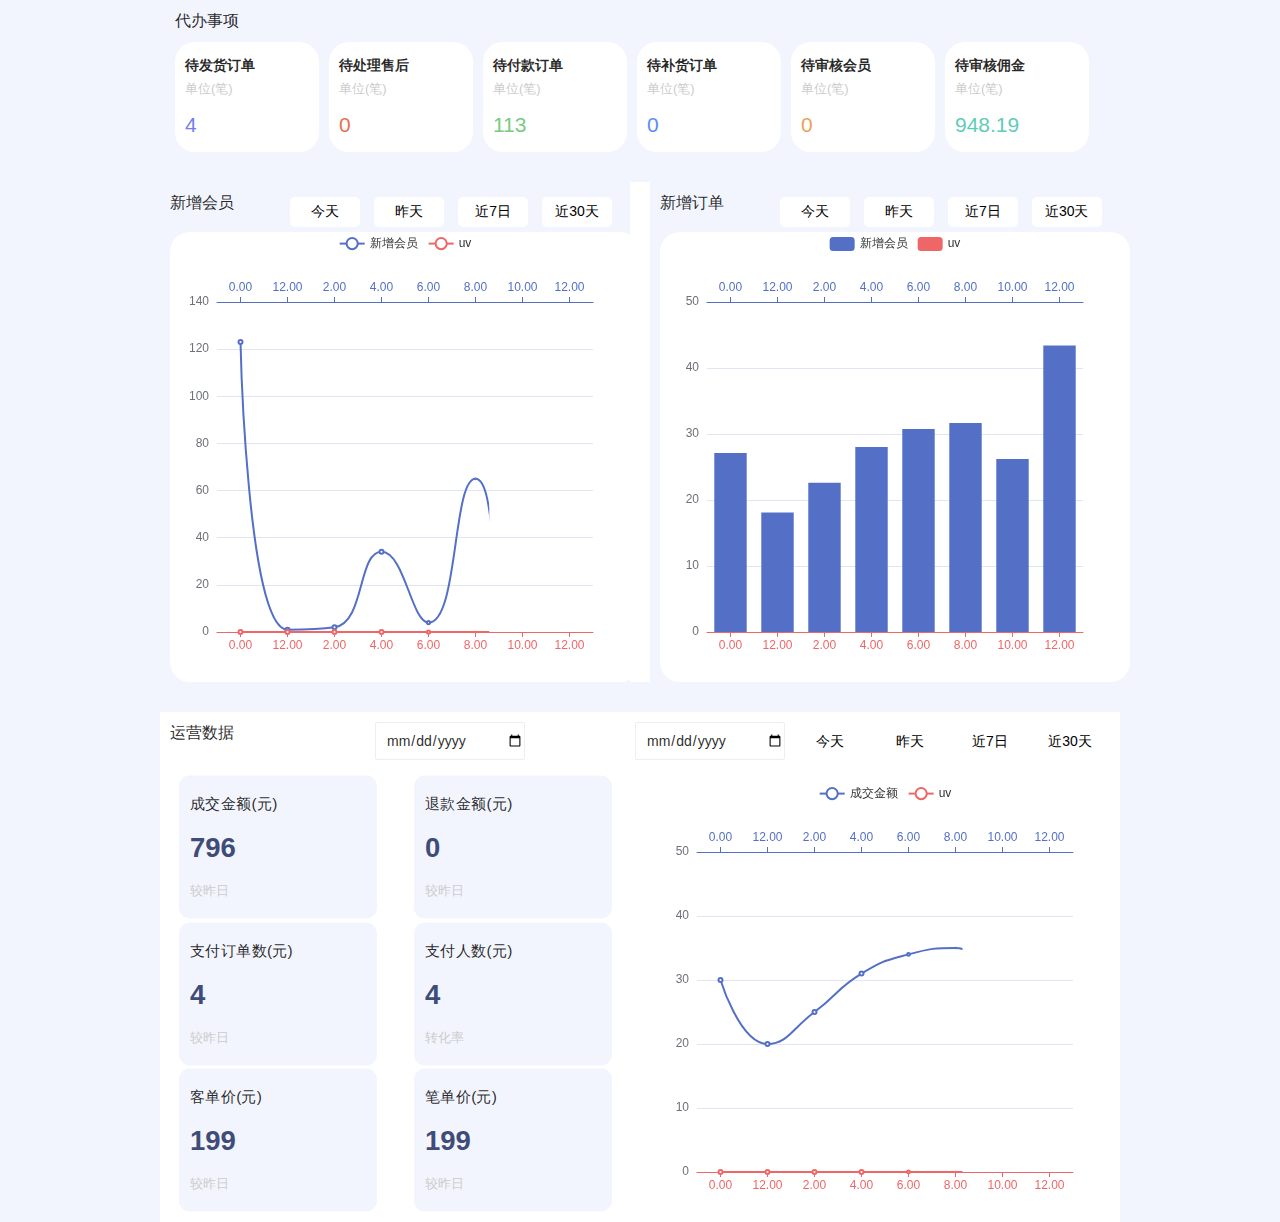
<file: 5 12考试/5 12考试.html>
<!DOCTYPE html>
<html lang="en">

<head>
    <meta charset="UTF-8">
    <meta http-equiv="X-UA-Compatible" content="IE=edge">
    <meta name="viewport" content="width=device-width, initial-scale=1.0">
    <title>Document</title>
    <script src="../echarts.min.js"></script>
    <script src="../jquery-3.6.1.js"></script>
    <link rel="stylesheet" href="../layui-v2.6.8/layui/css/layui.css">
</head>
<style>
    * {
        margin: 0;
        padding: 0;
    }

    body {
        background-color: rgb(243, 245, 254);
    }

    .top-box {
        width: 75%;
        padding-left: 10px;
        margin: auto;
        margin-top: 10px;
        display: flex;
        flex-wrap: wrap;
    }

    .top-concat {
        width: 15%;
        height: 110px;
        border-radius: 20px;
        display: flex;
        justify-content: space-evenly;
        flex-direction: column;
        background-color: white;
        margin-left: 10px;
    }

    .top-box h3 {
        margin-left: 10px;
        margin-bottom: 10px;
    }

    .top-concat span {
        margin-left: 10px;
        font-size: 13px;
        color: #cccccc;
        margin-top: -10px;
    }

    .top-concat p {
        margin-left: 10px;
        font-weight: 600;
    }

    .top-concat h2 {
        margin-left: 10px;

    }

    .concat {
        width: 75%;
        background-color: white;
        margin: auto;
        display: flex;
        justify-content: space-between;
        margin-top: 30px;
    }

    .concat-left {
        width: 49%;
        height: 100%;
        display: flex;
        flex-direction: column;
        background-color: rgb(243, 245, 254);

    }

    .concat-right {
        width: 49%;
        height: 100%;
        background-color: rgb(243, 245, 254);

    }

    .tap {
        height: 40px;
        padding-top: 10px;
        display: flex;
        justify-content: space-between;
    }

    .tap h3 {
        margin-left: 10px;
    }

    .tap-buttom {
        width: 350px;
        height: 35px;
        padding-top: 5px;
    }

    .tap-btn2{
        width: 70px;
        height: 30px;
        border-radius: 5px;
        margin-left: 10px;
        border: none;
        background-color: white;
    }
    .btna{
        background-color:  rgb(87, 142, 247);
    }
    .btna {
        -webkit-animation: btna 0.5s cubic-bezier(0.250, 0.460, 0.450, 0.940) both;
        animation: btna 0.5s cubic-bezier(0.250, 0.460, 0.450, 0.940) both;
    }

    @-webkit-keyframes btna {
        0% {
            -webkit-transform: translateY(0);
            transform: translateY(0);
        }

        100% {
            -webkit-transform: translateY(-10px);
            transform: translateY(-10px);
        }
    }

    @keyframes btna {
        0% {
            -webkit-transform: translateY(0);
            transform: translateY(0);
        }

        100% {
            -webkit-transform: translateY(-10px);
            transform: translateY(-10px);
        }
    }


    #con {
        width: 100%;
        height: 450px;
        background-color: white;
        margin-left: 10px;
        border-radius: 20px;
    }

    .tap-btn1{
        width: 70px;
        height: 30px;
        border-radius: 5px;
        margin-left: 10px;
        background-color: white;
        border: none;
    }
    .tap-bt1{
        background-color: rgb(87, 142, 247);
    }
    .tap-bt1{
        -webkit-animation: tap-bt1 0.5s cubic-bezier(0.250, 0.460, 0.450, 0.940) both;
        animation: tap-bt1 0.5s cubic-bezier(0.250, 0.460, 0.450, 0.940) both;
    }
    @-webkit-keyframes tap-bt1{
        0% {
            -webkit-transform: translateY(0);
            transform: translateY(0);
        }

        100% {
            -webkit-transform: translateY(-10px);
            transform: translateY(-10px);
        }
    }

    @keyframes tap-bt1{
        0% {
            -webkit-transform: translateY(0);
            transform: translateY(0);
        }

        100% {
            -webkit-transform: translateY(-10px);
            transform: translateY(-10px);
        }
    }
#right-con{
    width: 100%;
        height: 450px;
        background-color: white;
        margin-left: 10px;

        
        border-radius: 20px; 
}
.buttom-con{
    width: 75%;
    margin: auto;
    margin-top: 30px;
    background-color: white;
}
.buttom-tap{
    height: 40px;
    padding-top: 10px;
    display: flex;
    justify-content: space-between;
}
.buttom-tap h3{
    width: 100px;
    margin-left: 10px;

}
.buttom-concat{
    height: 440px;
    margin-top: 20px;
    display: flex;
    justify-content: space-between;
}
.asd{
    width: 900px;
    height: 40px;
    display: flex;
flex-wrap: wrap;
}
#da{
    width: 150px;
}
.asd button{
    margin-top: 5px;
}
.ta{
        width: 70px;
        height: 30px;
        border-radius: 5px;
        margin-left: 10px;
        background-color: white;
        border: none;
    }
.da{
    background-color:rgb(87, 142, 247) ;
}
.da{
        -webkit-animation: da 0.5s cubic-bezier(0.250, 0.460, 0.450, 0.940) both;
        animation: da 0.5s cubic-bezier(0.250, 0.460, 0.450, 0.940) both;
    }
    @-webkit-keyframes da{
        0% {
            -webkit-transform: translateY(0);
            transform: translateY(0);
        }

        100% {
            -webkit-transform: translateY(-10px);
            transform: translateY(-10px);
        }
    }

    @keyframes da{
        0% {
            -webkit-transform: translateY(0);
            transform: translateY(0);
        }

        100% {
            -webkit-transform: translateY(-10px);
            transform: translateY(-10px);
        }
    }

    .left-buttom{
        width: 49%;
        height: 100%;
        display: flex;
        flex-wrap: wrap;
        justify-content: space-around;
    }
    .right-buttom{
        width: 49%;
        height: 100%;
    }
    #adc{
        width: 170px;
        height: 130px;
        padding-left: 10px;
        background-color: rgb(243, 245, 254);
        border-radius: 10px;
        display: flex;
        justify-content: space-evenly;
        flex-direction: column;
        transform: scale(1.1);
        transition: all 0.5s;
    }
    #adc:hover{
        background-color: white;
        transform: scale(1.2);

    }
    #adc h2{
        font-weight: 600;
        font-size: 25px;
        color: rgb(63, 76,120);
    }
    #adc span{
        font-size: 12px;
        color: #cccccc;
    }
    #adc .s{
        width: 20px;
       margin-left: 10px;
       border-radius: 2px;
       display: inline;
    }
    .top-box h3{
        width: 100%;
    }
</style>
<link rel="stylesheet" href="./mada.css">

<body>
    <div class="top-box">
        <h3>代办事项</h3>
        <div class="top-concat">
            <p>待发货订单</p>
            <span>单位(笔)</span>
            <h2 style="color: rgb(117, 125, 237);">4</h2>
        </div>
        <div class="top-concat">
            <p>待处理售后</p>
            <span>单位(笔)</span>
            <h2 style="color: rgb(232, 112, 81);">0</h2>
        </div>
        <div class="top-concat">
            <p>待付款订单</p>
            <span>单位(笔)</span>
            <h2 style="color: rgb(122, 202, 130);">113</h2>
        </div>
        <div class="top-concat">
            <p>待补货订单</p>
            <span>单位(笔)</span>
            <h2 style="color: rgb(87, 142, 247);">0</h2>
        </div>
        <div class="top-concat">
            <p>待审核会员</p>
            <span>单位(笔)</span>
            <h2 style="color: rgb(234, 161, 87);">0</h2>
        </div>
        <div class="top-concat">
            <p>待审核佣金</p>
            <span>单位(笔)</span>
            <h2 style="color: rgb(97, 203, 185);">948.19</h2>
        </div>

    </div>
    <div class="concat">
        <div class="concat-left">
            <div class="tap">
                <h3>新增会员</h3>
                <div class="tap-buttom">
                    <button onclick="btnfun(0)" class="tap-btn2">今天</button>
                    <button onclick="btnfun(1)" class="tap-btn2">昨天</button>
                    <button onclick="btnfun(2)" class="tap-btn2">近7日</button>
                    <button onclick="btnfun(3)" class="tap-btn2">近30天</button>
                </div>
            </div>
            <div id="con"></div>
        </div>
        <div class="concat-right">
            <div class="tap">
                <h3>新增订单</h3>
                <div class="tap-buttom">
                    <button onclick="btn1fun(0)" class="tap-btn1">今天</button>
                    <button onclick="btn1fun(1)" class="tap-btn1">昨天</button>
                    <button onclick="btn1fun(2)" class="tap-btn1">近7日</button>
                    <button onclick="btn1fun(3)" class="tap-btn1">近30天</button>
                </div>
            </div>
            <div id="right-con"></div></div>
    </div>
    <div class="buttom-con">
        <div class="buttom-tap">
            <h3>运营数据</h3>
            <div class="asd">
                <div class="layui-form-item" >
                    <div class="layui-input-block">
                      <input type="date" name="title" id="da" required  lay-verify="required" placeholder="请输入标题" autocomplete="off" class="layui-input">
                    </div>
                  </div>
                  <div class="layui-form-item" >
                    <div class="layui-input-block">
                      <input type="date" name="title" id="da" required  lay-verify="required" placeholder="请输入标题" autocomplete="off" class="layui-input">
                    </div>
                  </div>
                    <button onclick="bfun(0)" class="ta">今天</button>
                    <button onclick="bfun(1)" class="ta">昨天</button>
                    <button onclick="bfun(2)" class="ta">近7日</button>
                    <button onclick="bfun(3)" class="ta">近30天</button>
            </div>
        </div>
        <div class="buttom-concat">
            <div class="left-buttom">
                <div id="adc">
                    <p>成交金额(元)</p>
                    <h2>796</h2>
                    <span>较昨日</span>
                </div>
                <div id="adc">
                    <p>退款金额(元)</p>
                    <h2>0</h2>
                    <span>较昨日</span>
                </div>
                <div id="adc">
                    <p>支付订单数(元)</p>
                    <h2>4</h2>
                    <span>较昨日</span>
                </div>
                <div id="adc">
                    <p>支付人数(元)</p>
                    <h2>4</h2>
                    <span>转化率</span>
                </div>
                <div id="adc">
                    <p>客单价(元)</p>
                    <h2>199</h2>
                    <span>较昨日</span>
                </div>
                <div id="adc">
                    <p>笔单价(元)</p>
                    <h2>199</h2>
                    <span>较昨日</span>
                </div>

            </div>
            <div class="right-buttom" id="ui"></div>

        </div>
    </div>
    <script>
        $(function () {
            fun([123, 1, 2, 34, 4, 65, 2, 7],[0,0,0,0,0,0,0,0,0,0,0,],['0.00','12.00','2.00','4.00','6.00','8.00','10.00','12.00',])
            zhu([30,20,25,31,34,35,29,48,42,19],[0,0,0,0,0,0,0,0,0,0,0,],['0.00','12.00','2.00','4.00','6.00','8.00','10.00','12.00',])
            xianfun([30,20,25,31,34,35,29,48,42,19],[0,0,0,0,0,0,0,0,0,0,0,],['0.00','12.00','2.00','4.00','6.00','8.00','10.00','12.00',])
        })

        function btnfun(index) {
            let tapbtn = $('.tap-btn2')
            for (let i = 0; i < tapbtn.length; i++) {
                $(tapbtn).eq(i).removeClass('btna')
            }
            $(tapbtn).eq(index).addClass('btna')
            if(index==0){
                fun([10,20,13,21,43,13,12,34,45,34],[0,0,0,0,0,0,0,0,0,0,0,],['0.00','12.00','2.00','4.00','6.00','8.00','10.00','12.00',])
            }else if(index==1){
                fun([12,23,11,20,50,25,28,19,43,39],[0,0,0,0,0,0,0,0,0,0,0,],['0.00','12.00','2.00','4.00','6.00','8.00','10.00','12.00',])
            }else if(index==2){
                fun([11,13,23,32,19,23,29,12,14,23],[0,0,0,0,0,0,0,0,0,0,0,],['0.00','12.00','2.00','4.00','6.00','8.00','10.00','12.00',])
            }else if(index==3){
                fun([30,20,25,31,34,35,29,48,42,19],[0,0,0,0,0,0,0,0,0,0,0,],['0.00','12.00','2.00','4.00','6.00','8.00','10.00','12.00',])
            }
        }

        function btn1fun(index){
            let tapbtn = $('.tap-btn1')
            for (let i = 0; i < tapbtn.length; i++) {
                $(tapbtn).eq(i).removeClass('tap-bt1')
            }
            $(tapbtn).eq(index).addClass('tap-bt1')
            if(index==0){
                zhu([10,20,13,21,43,13,12,34,45,34],[0,0,0,0,0,0,0,0,0,0,0,],['0.00','12.00','2.00','4.00','6.00','8.00','10.00','12.00',])
            }else if(index==1){
                zhu([12,23,11,20,50,25,28,19,43,39],[0,0,0,0,0,0,0,0,0,0,0,],['0.00','12.00','2.00','4.00','6.00','8.00','10.00','12.00',])
            }else if(index==2){
                zhu([11,13,23,32,19,23,29,12,14,23],[0,0,0,0,0,0,0,0,0,0,0,],['0.00','12.00','2.00','4.00','6.00','8.00','10.00','12.00',])
            }else if(index==3){
                zhu([30,20,25,31,34,35,29,48,42,19],[0,0,0,0,0,0,0,0,0,0,0,],['0.00','12.00','2.00','4.00','6.00','8.00','10.00','12.00',])
            }
        }
        function bfun(index){
            let tapbtn = $('.ta')
            for (let i = 0; i < tapbtn.length; i++) {
                $(tapbtn).eq(i).removeClass('da')
            }
            $(tapbtn).eq(index).addClass('da')
            if(index==0){
                xianfun([100,250,123,211,43,183,152,314,245,134],[0,0,0,0,0,0,0,0,0,0,0,],['0.00','12.00','2.00','4.00','6.00','8.00','10.00','12.00',])
            }else if(index==1){
                xianfun([192,213,191,200,350,125,298,199,243,339],[0,0,0,0,0,0,0,0,0,0,0,],['0.00','12.00','2.00','4.00','6.00','8.00','10.00','12.00',])
            }else if(index==2){
                xianfun([411,313,223,532,419,523,629,412,514,723],[0,0,0,0,0,0,0,0,0,0,0,],['0.00','12.00','2.00','4.00','6.00','8.00','10.00','12.00',])
            }else if(index==3){
                xianfun([330,520,425,631,334,435,529,348,442,519],[0,0,0,0,0,0,0,0,0,0,0,],['0.00','12.00','2.00','4.00','6.00','8.00','10.00','12.00',])
            }
        }

function xianfun(jr, zr, yy){
    var chartDom = document.getElementById('ui');
        var myChart = echarts.init(chartDom);
        var option;
            const colors = ['#5470C6', '#EE6666'];
            option = {
                color: colors,
                tooltip: {
                    trigger: 'none',
                    axisPointer: {
                        type: 'cross'
                    }
                },
                legend: {},
                grid: {
                    top: 70,
                    bottom: 50
                },
                xAxis: [
                    {
                        type: 'category',
                        axisTick: {
                            alignWithLabel: true
                        },
                        axisLine: {
                            onZero: false,
                            lineStyle: {
                                color: colors[1]
                            }
                        },
                        axisPointer: {
                            label: {
                                formatter: function (params) {
                                    return (
                                        'pv  ' +
                                        params.value +
                                        (params.seriesData.length ? '：' + params.seriesData[0].data : '')
                                    );
                                }
                            }
                        },
                        // prettier-ignore
                        data: yy
                    },
                    {
                        type: 'category',
                        axisTick: {
                            alignWithLabel: true
                        },
                        axisLine: {
                            onZero: false,
                            lineStyle: {
                                color: colors[0]
                            }
                        },
                        axisPointer: {
                            label: {
                                formatter: function (params) {
                                    return (
                                        '成交金额 ' +
                                        params.value +
                                        (params.seriesData.length ? ':' + params.seriesData[0].data : '')
                                    );
                                }
                            }
                        },
                        // prettier-ignore
                        data: yy
                    }
                ],
                yAxis: [
                    {
                        type: 'value'
                    }
                ],
                series: [
                    {
                        name: '成交金额',
                        type: 'line',
                        xAxisIndex: 1,
                        smooth: true,
                        emphasis: {
                            focus: 'series'
                        },
                        data: jr
                    },
                    {
                        name: 'uv',
                        type: 'line',
                        smooth: true,
                        emphasis: {
                            focus: 'series'
                        },
                        data: zr
                    }
                ]
            };

            option && myChart.setOption(option);

}

     //柱形图
function zhu(jr, zr, yy){
    var chartDom = document.getElementById('right-con');
        var myChart = echarts.init(chartDom);
        var option;
            const colors = ['#5470C6', '#EE6666'];
            option = {
                color: colors,
                tooltip: {
                    trigger: 'none',
                    axisPointer: {
                        type: 'cross'
                    }
                },
                legend: {},
                grid: {
                    top: 70,
                    bottom: 50
                },
                xAxis: [
                    {
                        type: 'category',
                        axisTick: {
                            alignWithLabel: true
                        },
                        axisLine: {
                            onZero: false,
                            lineStyle: {
                                color: colors[1]
                            }
                        },
                        axisPointer: {
                            label: {
                                formatter: function (params) {
                                    return (
                                        ' ' +
                                        params.value +
                                        (params.seriesData.length ? '：' + params.seriesData[0].data : '')
                                    );
                                }
                            }
                        },
                        // prettier-ignore
                        data: yy
                    },
                    {
                        type: 'category',
                        axisTick: {
                            alignWithLabel: true
                        },
                        axisLine: {
                            onZero: false,
                            lineStyle: {
                                color: colors[0]
                            }
                        },
                        axisPointer: {
                            label: {
                                formatter: function (params) {
                                    return (
                                        '新增订单 ' +
                                        params.value +
                                        (params.seriesData.length ? ':' + params.seriesData[0].data : '')
                                    );
                                }
                            }
                        },
                        // prettier-ignore
                        data: yy
                    }
                ],
                yAxis: [
                    {
                        type: 'value'
                    }
                ],
                series: [
                    {
                        name: '新增会员',
                        type: 'bar',
                        xAxisIndex: 1,
                        smooth: true,
                        emphasis: {
                            focus: 'series'
                        },
                        data: jr
                    },
                    {
                        name: 'uv',
                        type: 'bar',
                        smooth: true,
                        emphasis: {
                            focus: 'series'
                        },
                        data: zr
                    }
                ]
            };

            option && myChart.setOption(option);
}



        function fun(jr, zr, yy) {
            var chartDom = document.getElementById('con');
        var myChart = echarts.init(chartDom);
        var option;
            const colors = ['#5470C6', '#EE6666'];
            option = {
                color: colors,
                tooltip: {
                    trigger: 'none',
                    axisPointer: {
                        type: 'cross'
                    }
                },
                legend: {},
                grid: {
                    top: 70,
                    bottom: 50
                },
                xAxis: [
                    {
                        type: 'category',
                        axisTick: {
                            alignWithLabel: true
                        },
                        axisLine: {
                            onZero: false,
                            lineStyle: {
                                color: colors[1]
                            }
                        },
                        axisPointer: {
                            label: {
                                formatter: function (params) {
                                    return (
                                        'pv  ' +
                                        params.value +
                                        (params.seriesData.length ? '：' + params.seriesData[0].data : '')
                                    );
                                }
                            }
                        },
                        // prettier-ignore
                        data: yy
                    },
                    {
                        type: 'category',
                        axisTick: {
                            alignWithLabel: true
                        },
                        axisLine: {
                            onZero: false,
                            lineStyle: {
                                color: colors[0]
                            }
                        },
                        axisPointer: {
                            label: {
                                formatter: function (params) {
                                    return (
                                        '新增会员 ' +
                                        params.value +
                                        (params.seriesData.length ? ':' + params.seriesData[0].data : '')
                                    );
                                }
                            }
                        },
                        // prettier-ignore
                        data: yy
                    }
                ],
                yAxis: [
                    {
                        type: 'value'
                    }
                ],
                series: [
                    {
                        name: '新增会员',
                        type: 'line',
                        xAxisIndex: 1,
                        smooth: true,
                        emphasis: {
                            focus: 'series'
                        },
                        data: jr
                    },
                    {
                        name: 'uv',
                        type: 'line',
                        smooth: true,
                        emphasis: {
                            focus: 'series'
                        },
                        data: zr
                    }
                ]
            };

            option && myChart.setOption(option);
        }
    </script>
</body>

</html>
</file>
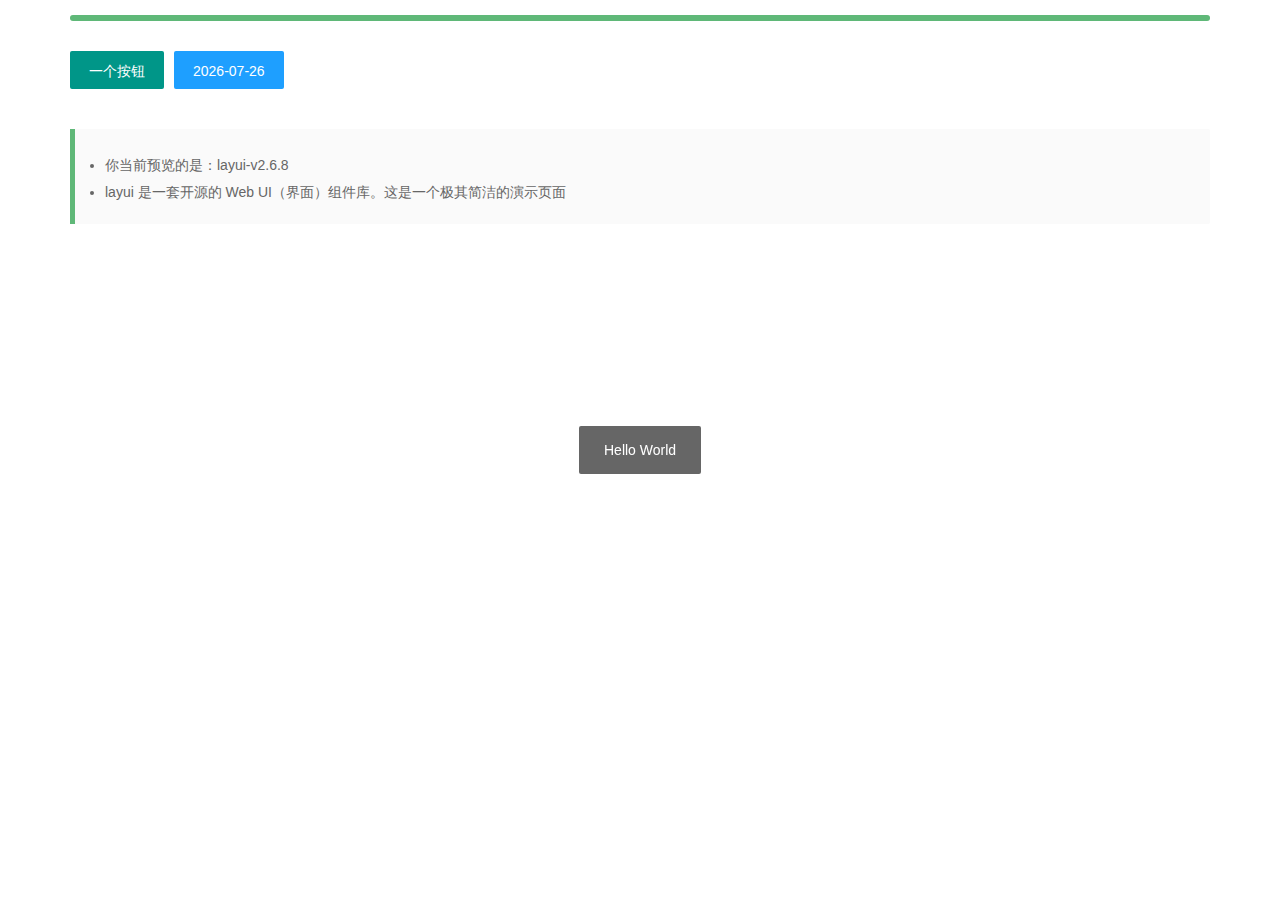
<file: layui-v2.6.8/test.html>
<!DOCTYPE html>
<html>
<head>
  <meta charset="utf-8">
  <meta name="viewport" content="width=device-width, initial-scale=1, maximum-scale=1">
  <title>测试 - layui</title>
  <link rel="stylesheet" href="layui/css/layui.css">
</head>
<body>

<div class="layui-container">
  <div class="layui-progress" style="margin: 15px 0 30px;">
    <div class="layui-progress-bar" lay-percent="100%"></div>
  </div>
  
  
  <div class="layui-btn-container">
    <button class="layui-btn" test-active="test-form">一个按钮</button>
    <button class="layui-btn layui-btn-normal" id="test2">当前日期</button>
  </div>
  
  <blockquote class="layui-elem-quote" style="margin-top: 30px;">
    <div class="layui-text">
      <ul>
        <li>你当前预览的是：<span>layui-v<span id="version"></span></span></li>
        <li>layui 是一套开源的 Web UI（界面）组件库。这是一个极其简洁的演示页面</li>
      </ul>
    </div>
  </blockquote>
</div>



<!-- 引入 layui.js 的 <script> 标签最好放置在 html 末尾 -->
<script src="layui/layui.js"></script>
<script>
layui.use(function(){
  var layer = layui.layer
  ,form = layui.form
  ,laypage = layui.laypage
  ,element = layui.element
  ,laydate = layui.laydate
  ,util = layui.util;
  
  //欢迎信息
  layer.msg('Hello World');
  
  //输出版本号
  lay('#version').html(layui.v);
  
  //日期
  laydate.render({
    elem: '#test2'
    ,value: new Date()
    ,isInitValue: true
  });
  
  //触发事件
  util.event('test-active', {
    'test-form': function(){
      layer.open({
        type: 1
        ,resize: false
        ,shadeClose: true
        ,area: '350px'
        ,title: 'layer + form'
        ,content: ['<ul class="layui-form layui-form-pane" style="margin: 15px;">'
          ,'<li class="layui-form-item">'
            ,'<label class="layui-form-label">输入框</label>'
            ,'<div class="layui-input-block">'
              ,'<input class="layui-input" lay-verify="required" name="field1">'
            ,'</div>'
          ,'</li>'
          ,'<li class="layui-form-item">'
            ,'<label class="layui-form-label">选择框</label>'
            ,'<div class="layui-input-block">'
              ,'<select name="field2">'
                ,'<option value="A">A</option>'
                ,'<option value="B">B</option>'
              ,'<select>'
            ,'</div>'
          ,'</li>'
          ,'<li class="layui-form-item" style="text-align:center;">'
            ,'<button type="submit" lay-submit lay-filter="*" class="layui-btn">提交</button>'
          ,'</li>'
        ,'</ul>'].join('')
        ,success: function(layero, index){
          layero.find('.layui-layer-content').css('overflow', 'visible');
          
          form.render().on('submit(*)', function(data){
            layer.msg(JSON.stringify(data.field), {icon: 1});
            //layer.close(index); //关闭层
          });
        }
      });
    }
  });
});
</script>
</body>
</html>
</file>
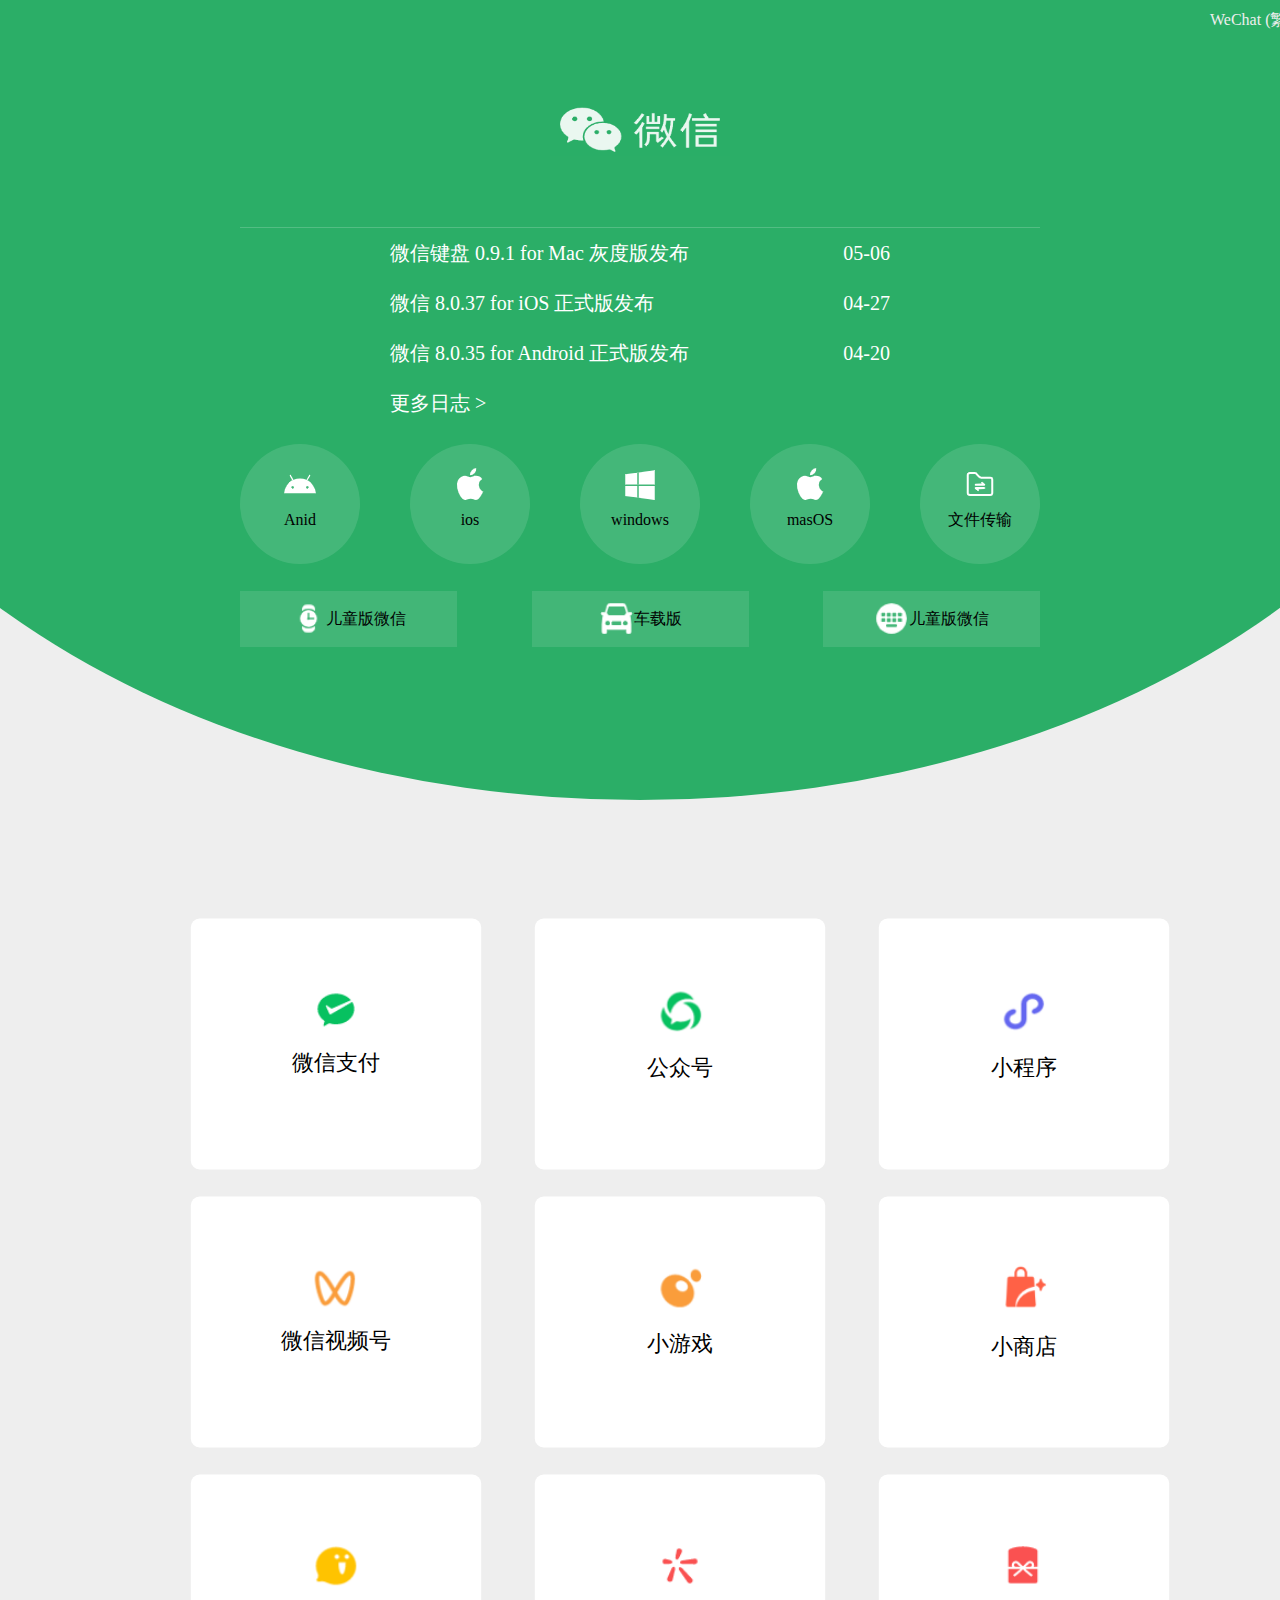
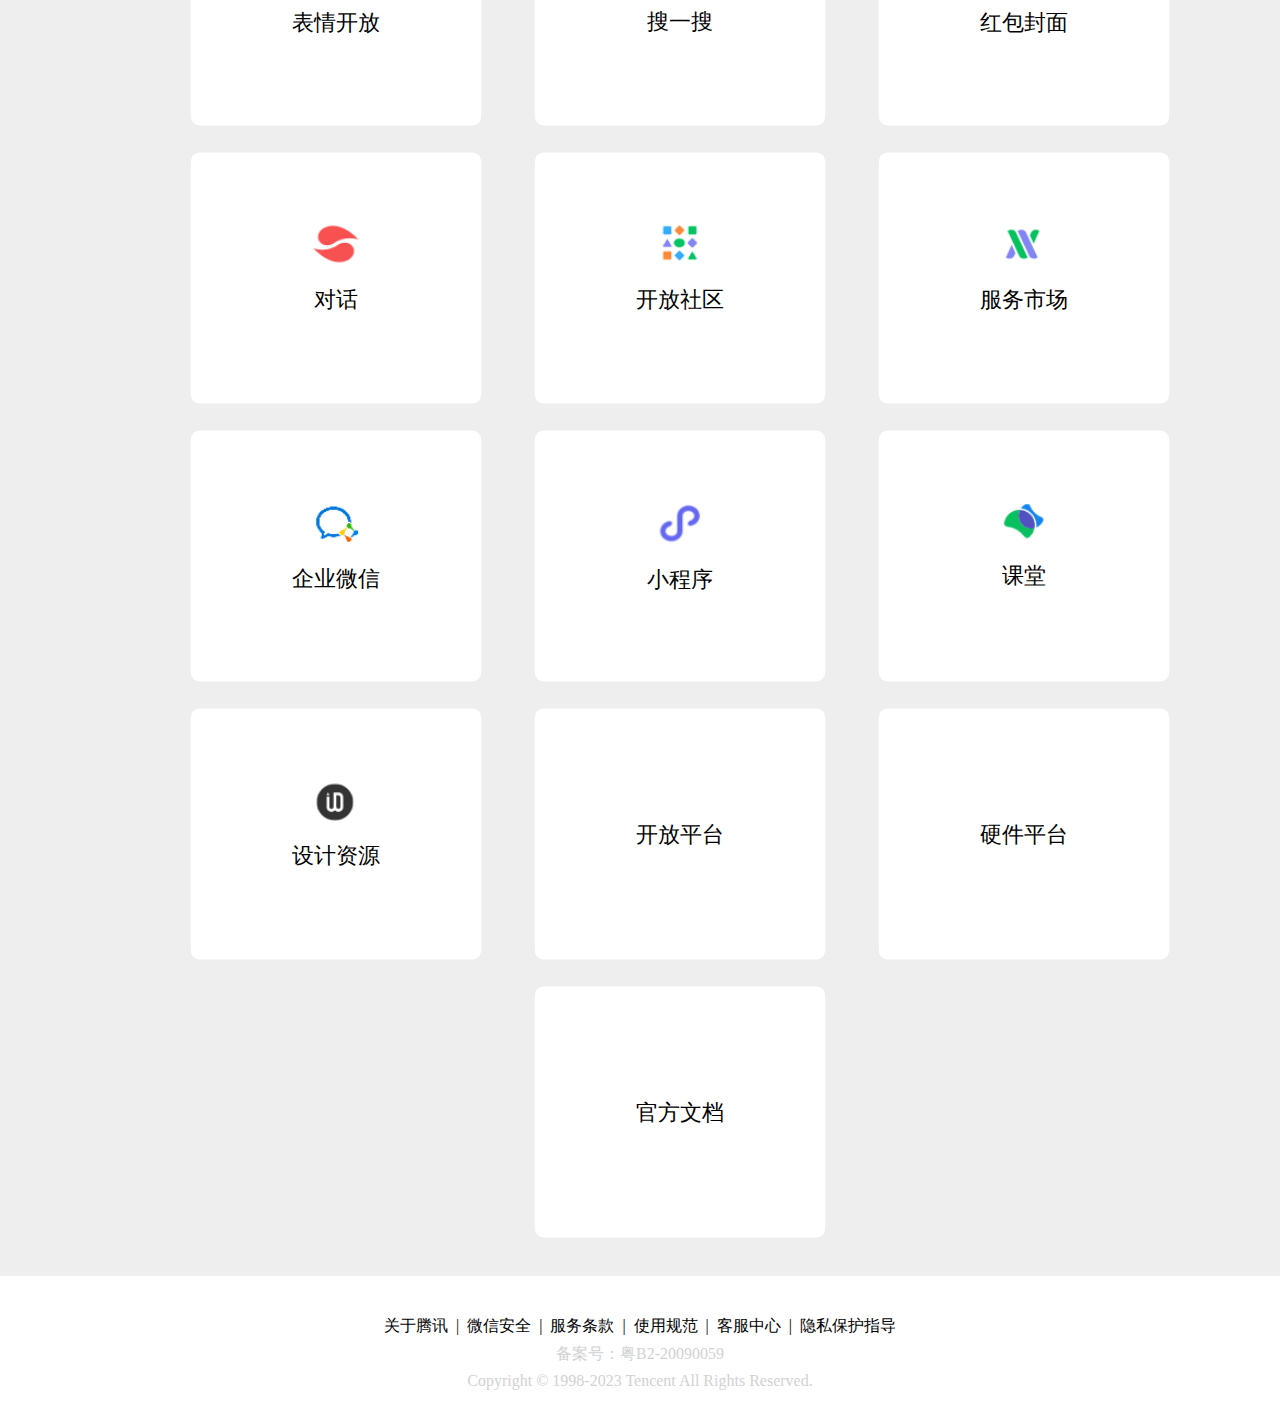
<file: 微信/5 9微信.html>
<!DOCTYPE html>
<html lang="en">

<head>
    <meta charset="UTF-8">
    <meta http-equiv="X-UA-Compatible" content="IE=edge">
    <meta name="viewport" content="width=device-width, initial-scale=1.0">
    <title>Document</title>
    <link rel="stylesheet" href="./微信.css">
    <link rel="stylesheet" media="screen and (max-width:500px)" href="./media.css">
</head>

<body>
    <div id="box">
        <div class="top_concat_box">
            <p>WeChat (繁体) |</p>
            <p>WeChat (EN)</p>
        </div>
        <div id="con_box">
        <div id="box_concat">
            <img src="./img/微信截图_20230509192456.png" alt="">
        </div>
        <div class="concat">
            <ul>
                <li>微信键盘 0.9.1 for Mac 灰度版发布<span>05-06</span></li>
                <li>微信 8.0.37 for iOS 正式版发布<span>04-27</span></li>
                <li>微信 8.0.35 for Android 正式版发布<span>04-20</span></li>
                <li>更多日志&nbsp;></li>
            </ul>

        </div>
        <div class="concat_xiaz">
            <ul>
                <li><img src="./img/imgs/Anid.png" alt=""><p>Anid</p></li>
                <li><img src="./img/imgs/ios.png" alt=""><p>ios</p></li>
                <li><img src="./img/imgs/windows.png" alt=""><p>windows</p></li>
                <li><img src="./img/imgs/ios.png" alt=""><p>masOS</p></li>
                <li><img src="./img/imgs/文件传输.png" alt=""><p>文件传输</p></li>
            </ul>

        </div>
    <div class="concat_buttom">
        <div><img src="./img/imgs/手表.png"  alt=""><span>儿童版微信</span></div>
        <div><img src="./img/imgs/买车02.png"  alt=""><span>车载版</span></div>
        <div><img src="./img/imgs/键盘.png"  alt=""><span>儿童版微信</span></div>
    </div>
    </div>
    </div>
    <div class="concat_div">
        <div id="concat_d"><img src="./img/imgs/微信支付.png" alt="">
            <p>微信支付</p>
        </div>
        <div id="concat_d"><img src="./img/imgs/公众号.png" alt="">
            <p>公众号</p>
        </div>
        <div id="concat_d"><img src="./img/imgs/小程序.png" alt="">
            <p>小程序</p>
        </div>
        <div id="concat_d"><img src="./img/imgs/视频号.png" alt="">
            <p>微信视频号</p>
        </div>
        <div id="concat_d"><img src="./img/imgs/小游戏.png" alt="">
            <p>小游戏</p>
        </div>
        <div id="concat_d"><img src="./img/imgs/商店.png" alt="">
            <p>小商店</p>
        </div>
        <div id="concat_d"><img src="./img/imgs/表情开放.png" alt="">
            <p>表情开放</p>
        </div>
        <div id="concat_d"><img src="./img/imgs/搜一搜.png" alt="">
            <p>搜一搜</p>
        </div>
        <div id="concat_d"><img src="./img/imgs/红包.png" alt="">
            <p>红包封面</p>
        </div>
        <div id="concat_d"><img src="./img/imgs/对话.png" alt="">
            <p>对话</p>
        </div>
        <div id="concat_d"><img src="./img/imgs/开放社区.png" alt="">
            <p>开放社区</p>
        </div>
        <div id="concat_d"><img src="./img/imgs/服务市场.png" alt="">
            <p>服务市场</p>
        </div>
        <div id="concat_d"><img src="./img/imgs/企业微信.png" alt="">
            <p>企业微信</p>
        </div>
        <div id="concat_d"><img src="./img/imgs/小程序.png" alt="">
            <p>小程序</p>
        </div>
        <div id="concat_d"><img src="./img/imgs/课堂.png" alt="">
            <p>课堂</p>
        </div>
        <div id="concat_d"><img src="./img/imgs/设计资源.png" alt="">
            <p>设计资源</p>
        </div>
        <div id="concat_d">
            <p>开放平台</p>
        </div>
        <div id="concat_d">
            <p>硬件平台</p>
        </div>
        <div id="concat_d" >
            <p>官方文档</p>
        </div>
    <div class="buttom_div">
        <p>关于腾讯&nbsp;&nbsp;|&nbsp;&nbsp;微信安全&nbsp;&nbsp;|&nbsp;&nbsp;服务条款&nbsp;&nbsp;|&nbsp;&nbsp;使用规范&nbsp;&nbsp;|&nbsp;&nbsp;客服中心&nbsp;&nbsp;|&nbsp;&nbsp;隐私保护指导
        <p class="buttom_p" style="color:#d2d2d2;">
            备案号：粤B2-20090059</p>
        <p style="color:#d2d2d2;">Copyright © 1998-2023
            Tencent All Rights Reserved.</p>
    </div>
    </div>

</body>

</html>
</file>
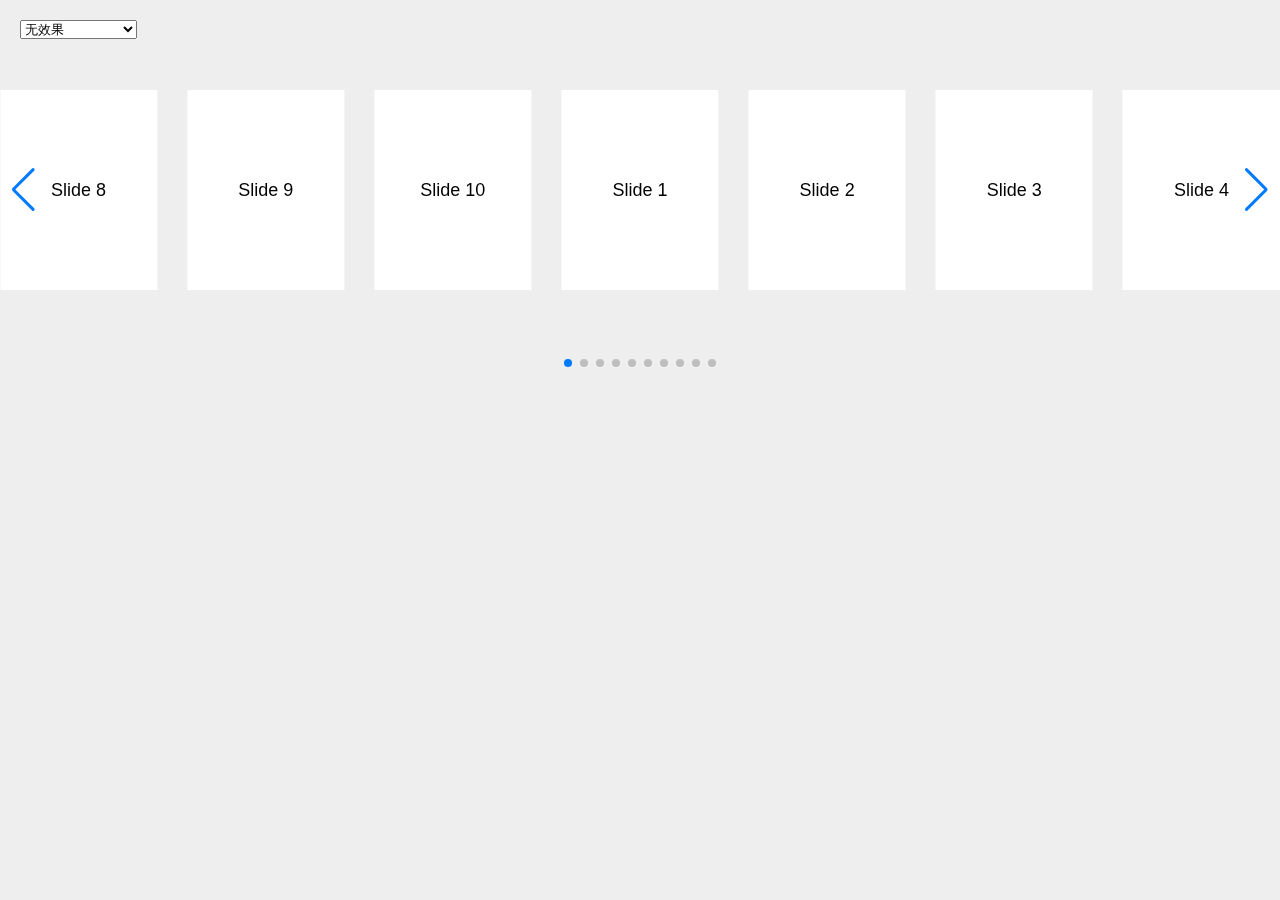
<file: 5 24升段考试/登录/Swiper demo.html>
<!DOCTYPE html>
<!-- saved from url=(0051)https://www.swiper.com.cn/demo/progress-effect.html -->
<html lang="en">

<head>
  <meta http-equiv="Content-Type" content="text/html; charset=UTF-8">
  <style type="text/css">
    .swal-icon--error {
      border-color: #f27474;
      -webkit-animation: animateErrorIcon .5s;
      animation: animateErrorIcon .5s
    }

    .swal-icon--error__x-mark {
      position: relative;
      display: block;
      -webkit-animation: animateXMark .5s;
      animation: animateXMark .5s
    }

    .swal-icon--error__line {
      position: absolute;
      height: 5px;
      width: 47px;
      background-color: #f27474;
      display: block;
      top: 37px;
      border-radius: 2px
    }

    .swal-icon--error__line--left {
      -webkit-transform: rotate(45deg);
      transform: rotate(45deg);
      left: 17px
    }

    .swal-icon--error__line--right {
      -webkit-transform: rotate(-45deg);
      transform: rotate(-45deg);
      right: 16px
    }

    @-webkit-keyframes animateErrorIcon {
      0% {
        -webkit-transform: rotateX(100deg);
        transform: rotateX(100deg);
        opacity: 0
      }

      to {
        -webkit-transform: rotateX(0deg);
        transform: rotateX(0deg);
        opacity: 1
      }
    }

    @keyframes animateErrorIcon {
      0% {
        -webkit-transform: rotateX(100deg);
        transform: rotateX(100deg);
        opacity: 0
      }

      to {
        -webkit-transform: rotateX(0deg);
        transform: rotateX(0deg);
        opacity: 1
      }
    }

    @-webkit-keyframes animateXMark {
      0% {
        -webkit-transform: scale(.4);
        transform: scale(.4);
        margin-top: 26px;
        opacity: 0
      }

      50% {
        -webkit-transform: scale(.4);
        transform: scale(.4);
        margin-top: 26px;
        opacity: 0
      }

      80% {
        -webkit-transform: scale(1.15);
        transform: scale(1.15);
        margin-top: -6px
      }

      to {
        -webkit-transform: scale(1);
        transform: scale(1);
        margin-top: 0;
        opacity: 1
      }
    }

    @keyframes animateXMark {
      0% {
        -webkit-transform: scale(.4);
        transform: scale(.4);
        margin-top: 26px;
        opacity: 0
      }

      50% {
        -webkit-transform: scale(.4);
        transform: scale(.4);
        margin-top: 26px;
        opacity: 0
      }

      80% {
        -webkit-transform: scale(1.15);
        transform: scale(1.15);
        margin-top: -6px
      }

      to {
        -webkit-transform: scale(1);
        transform: scale(1);
        margin-top: 0;
        opacity: 1
      }
    }

    .swal-icon--warning {
      border-color: #f8bb86;
      -webkit-animation: pulseWarning .75s infinite alternate;
      animation: pulseWarning .75s infinite alternate
    }

    .swal-icon--warning__body {
      width: 5px;
      height: 47px;
      top: 10px;
      border-radius: 2px;
      margin-left: -2px
    }

    .swal-icon--warning__body,
    .swal-icon--warning__dot {
      position: absolute;
      left: 50%;
      background-color: #f8bb86
    }

    .swal-icon--warning__dot {
      width: 7px;
      height: 7px;
      border-radius: 50%;
      margin-left: -4px;
      bottom: -11px
    }

    @-webkit-keyframes pulseWarning {
      0% {
        border-color: #f8d486
      }

      to {
        border-color: #f8bb86
      }
    }

    @keyframes pulseWarning {
      0% {
        border-color: #f8d486
      }

      to {
        border-color: #f8bb86
      }
    }

    .swal-icon--success {
      border-color: #a5dc86
    }

    .swal-icon--success:after,
    .swal-icon--success:before {
      content: "";
      border-radius: 50%;
      position: absolute;
      width: 60px;
      height: 120px;
      background: #fff;
      -webkit-transform: rotate(45deg);
      transform: rotate(45deg)
    }

    .swal-icon--success:before {
      border-radius: 120px 0 0 120px;
      top: -7px;
      left: -33px;
      -webkit-transform: rotate(-45deg);
      transform: rotate(-45deg);
      -webkit-transform-origin: 60px 60px;
      transform-origin: 60px 60px
    }

    .swal-icon--success:after {
      border-radius: 0 120px 120px 0;
      top: -11px;
      left: 30px;
      -webkit-transform: rotate(-45deg);
      transform: rotate(-45deg);
      -webkit-transform-origin: 0 60px;
      transform-origin: 0 60px;
      -webkit-animation: rotatePlaceholder 4.25s ease-in;
      animation: rotatePlaceholder 4.25s ease-in
    }

    .swal-icon--success__ring {
      width: 80px;
      height: 80px;
      border: 4px solid hsla(98, 55%, 69%, .2);
      border-radius: 50%;
      box-sizing: content-box;
      position: absolute;
      left: -4px;
      top: -4px;
      z-index: 2
    }

    .swal-icon--success__hide-corners {
      width: 5px;
      height: 90px;
      background-color: #fff;
      padding: 1px;
      position: absolute;
      left: 28px;
      top: 8px;
      z-index: 1;
      -webkit-transform: rotate(-45deg);
      transform: rotate(-45deg)
    }

    .swal-icon--success__line {
      height: 5px;
      background-color: #a5dc86;
      display: block;
      border-radius: 2px;
      position: absolute;
      z-index: 2
    }

    .swal-icon--success__line--tip {
      width: 25px;
      left: 14px;
      top: 46px;
      -webkit-transform: rotate(45deg);
      transform: rotate(45deg);
      -webkit-animation: animateSuccessTip .75s;
      animation: animateSuccessTip .75s
    }

    .swal-icon--success__line--long {
      width: 47px;
      right: 8px;
      top: 38px;
      -webkit-transform: rotate(-45deg);
      transform: rotate(-45deg);
      -webkit-animation: animateSuccessLong .75s;
      animation: animateSuccessLong .75s
    }

    @-webkit-keyframes rotatePlaceholder {
      0% {
        -webkit-transform: rotate(-45deg);
        transform: rotate(-45deg)
      }

      5% {
        -webkit-transform: rotate(-45deg);
        transform: rotate(-45deg)
      }

      12% {
        -webkit-transform: rotate(-405deg);
        transform: rotate(-405deg)
      }

      to {
        -webkit-transform: rotate(-405deg);
        transform: rotate(-405deg)
      }
    }

    @keyframes rotatePlaceholder {
      0% {
        -webkit-transform: rotate(-45deg);
        transform: rotate(-45deg)
      }

      5% {
        -webkit-transform: rotate(-45deg);
        transform: rotate(-45deg)
      }

      12% {
        -webkit-transform: rotate(-405deg);
        transform: rotate(-405deg)
      }

      to {
        -webkit-transform: rotate(-405deg);
        transform: rotate(-405deg)
      }
    }

    @-webkit-keyframes animateSuccessTip {
      0% {
        width: 0;
        left: 1px;
        top: 19px
      }

      54% {
        width: 0;
        left: 1px;
        top: 19px
      }

      70% {
        width: 50px;
        left: -8px;
        top: 37px
      }

      84% {
        width: 17px;
        left: 21px;
        top: 48px
      }

      to {
        width: 25px;
        left: 14px;
        top: 45px
      }
    }

    @keyframes animateSuccessTip {
      0% {
        width: 0;
        left: 1px;
        top: 19px
      }

      54% {
        width: 0;
        left: 1px;
        top: 19px
      }

      70% {
        width: 50px;
        left: -8px;
        top: 37px
      }

      84% {
        width: 17px;
        left: 21px;
        top: 48px
      }

      to {
        width: 25px;
        left: 14px;
        top: 45px
      }
    }

    @-webkit-keyframes animateSuccessLong {
      0% {
        width: 0;
        right: 46px;
        top: 54px
      }

      65% {
        width: 0;
        right: 46px;
        top: 54px
      }

      84% {
        width: 55px;
        right: 0;
        top: 35px
      }

      to {
        width: 47px;
        right: 8px;
        top: 38px
      }
    }

    @keyframes animateSuccessLong {
      0% {
        width: 0;
        right: 46px;
        top: 54px
      }

      65% {
        width: 0;
        right: 46px;
        top: 54px
      }

      84% {
        width: 55px;
        right: 0;
        top: 35px
      }

      to {
        width: 47px;
        right: 8px;
        top: 38px
      }
    }

    .swal-icon--info {
      border-color: #c9dae1
    }

    .swal-icon--info:before {
      width: 5px;
      height: 29px;
      bottom: 17px;
      border-radius: 2px;
      margin-left: -2px
    }

    .swal-icon--info:after,
    .swal-icon--info:before {
      content: "";
      position: absolute;
      left: 50%;
      background-color: #c9dae1
    }

    .swal-icon--info:after {
      width: 7px;
      height: 7px;
      border-radius: 50%;
      margin-left: -3px;
      top: 19px
    }

    .swal-icon {
      width: 80px;
      height: 80px;
      border-width: 4px;
      border-style: solid;
      border-radius: 50%;
      padding: 0;
      position: relative;
      box-sizing: content-box;
      margin: 20px auto
    }

    .swal-icon:first-child {
      margin-top: 32px
    }

    .swal-icon--custom {
      width: auto;
      height: auto;
      max-width: 100%;
      border: none;
      border-radius: 0
    }

    .swal-icon img {
      max-width: 100%;
      max-height: 100%
    }

    .swal-title {
      color: rgba(0, 0, 0, .65);
      font-weight: 600;
      text-transform: none;
      position: relative;
      display: block;
      padding: 13px 16px;
      font-size: 27px;
      line-height: normal;
      text-align: center;
      margin-bottom: 0
    }

    .swal-title:first-child {
      margin-top: 26px
    }

    .swal-title:not(:first-child) {
      padding-bottom: 0
    }

    .swal-title:not(:last-child) {
      margin-bottom: 13px
    }

    .swal-text {
      font-size: 16px;
      position: relative;
      float: none;
      line-height: normal;
      vertical-align: top;
      text-align: left;
      display: inline-block;
      margin: 0;
      padding: 0 10px;
      font-weight: 400;
      color: rgba(0, 0, 0, .64);
      max-width: calc(100% - 20px);
      overflow-wrap: break-word;
      box-sizing: border-box
    }

    .swal-text:first-child {
      margin-top: 45px
    }

    .swal-text:last-child {
      margin-bottom: 45px
    }

    .swal-footer {
      text-align: right;
      padding-top: 13px;
      margin-top: 13px;
      padding: 13px 16px;
      border-radius: inherit;
      border-top-left-radius: 0;
      border-top-right-radius: 0
    }

    .swal-button-container {
      margin: 5px;
      display: inline-block;
      position: relative
    }

    .swal-button {
      background-color: #7cd1f9;
      color: #fff;
      border: none;
      box-shadow: none;
      border-radius: 5px;
      font-weight: 600;
      font-size: 14px;
      padding: 10px 24px;
      margin: 0;
      cursor: pointer
    }

    .swal-button:not([disabled]):hover {
      background-color: #78cbf2
    }

    .swal-button:active {
      background-color: #70bce0
    }

    .swal-button:focus {
      outline: none;
      box-shadow: 0 0 0 1px #fff, 0 0 0 3px rgba(43, 114, 165, .29)
    }

    .swal-button[disabled] {
      opacity: .5;
      cursor: default
    }

    .swal-button::-moz-focus-inner {
      border: 0
    }

    .swal-button--cancel {
      color: #555;
      background-color: #efefef
    }

    .swal-button--cancel:not([disabled]):hover {
      background-color: #e8e8e8
    }

    .swal-button--cancel:active {
      background-color: #d7d7d7
    }

    .swal-button--cancel:focus {
      box-shadow: 0 0 0 1px #fff, 0 0 0 3px rgba(116, 136, 150, .29)
    }

    .swal-button--danger {
      background-color: #e64942
    }

    .swal-button--danger:not([disabled]):hover {
      background-color: #df4740
    }

    .swal-button--danger:active {
      background-color: #cf423b
    }

    .swal-button--danger:focus {
      box-shadow: 0 0 0 1px #fff, 0 0 0 3px rgba(165, 43, 43, .29)
    }

    .swal-content {
      padding: 0 20px;
      margin-top: 20px;
      font-size: medium
    }

    .swal-content:last-child {
      margin-bottom: 20px
    }

    .swal-content__input,
    .swal-content__textarea {
      -webkit-appearance: none;
      background-color: #fff;
      border: none;
      font-size: 14px;
      display: block;
      box-sizing: border-box;
      width: 100%;
      border: 1px solid rgba(0, 0, 0, .14);
      padding: 10px 13px;
      border-radius: 2px;
      transition: border-color .2s
    }

    .swal-content__input:focus,
    .swal-content__textarea:focus {
      outline: none;
      border-color: #6db8ff
    }

    .swal-content__textarea {
      resize: vertical
    }

    .swal-button--loading {
      color: transparent
    }

    .swal-button--loading~.swal-button__loader {
      opacity: 1
    }

    .swal-button__loader {
      position: absolute;
      height: auto;
      width: 43px;
      z-index: 2;
      left: 50%;
      top: 50%;
      -webkit-transform: translateX(-50%) translateY(-50%);
      transform: translateX(-50%) translateY(-50%);
      text-align: center;
      pointer-events: none;
      opacity: 0
    }

    .swal-button__loader div {
      display: inline-block;
      float: none;
      vertical-align: baseline;
      width: 9px;
      height: 9px;
      padding: 0;
      border: none;
      margin: 2px;
      opacity: .4;
      border-radius: 7px;
      background-color: hsla(0, 0%, 100%, .9);
      transition: background .2s;
      -webkit-animation: swal-loading-anim 1s infinite;
      animation: swal-loading-anim 1s infinite
    }

    .swal-button__loader div:nth-child(3n+2) {
      -webkit-animation-delay: .15s;
      animation-delay: .15s
    }

    .swal-button__loader div:nth-child(3n+3) {
      -webkit-animation-delay: .3s;
      animation-delay: .3s
    }

    @-webkit-keyframes swal-loading-anim {
      0% {
        opacity: .4
      }

      20% {
        opacity: .4
      }

      50% {
        opacity: 1
      }

      to {
        opacity: .4
      }
    }

    @keyframes swal-loading-anim {
      0% {
        opacity: .4
      }

      20% {
        opacity: .4
      }

      50% {
        opacity: 1
      }

      to {
        opacity: .4
      }
    }

    .swal-overlay {
      position: fixed;
      top: 0;
      bottom: 0;
      left: 0;
      right: 0;
      text-align: center;
      font-size: 0;
      overflow-y: auto;
      background-color: rgba(0, 0, 0, .4);
      z-index: 10000;
      pointer-events: none;
      opacity: 0;
      transition: opacity .3s
    }

    .swal-overlay:before {
      content: " ";
      display: inline-block;
      vertical-align: middle;
      height: 100%
    }

    .swal-overlay--show-modal {
      opacity: 1;
      pointer-events: auto
    }

    .swal-overlay--show-modal .swal-modal {
      opacity: 1;
      pointer-events: auto;
      box-sizing: border-box;
      -webkit-animation: showSweetAlert .3s;
      animation: showSweetAlert .3s;
      will-change: transform
    }

    .swal-modal {
      width: 478px;
      opacity: 0;
      pointer-events: none;
      background-color: #fff;
      text-align: center;
      border-radius: 5px;
      position: static;
      margin: 20px auto;
      display: inline-block;
      vertical-align: middle;
      -webkit-transform: scale(1);
      transform: scale(1);
      -webkit-transform-origin: 50% 50%;
      transform-origin: 50% 50%;
      z-index: 10001;
      transition: opacity .2s, -webkit-transform .3s;
      transition: transform .3s, opacity .2s;
      transition: transform .3s, opacity .2s, -webkit-transform .3s
    }

    @media (max-width:500px) {
      .swal-modal {
        width: calc(100% - 20px)
      }
    }

    @-webkit-keyframes showSweetAlert {
      0% {
        -webkit-transform: scale(1);
        transform: scale(1)
      }

      1% {
        -webkit-transform: scale(.5);
        transform: scale(.5)
      }

      45% {
        -webkit-transform: scale(1.05);
        transform: scale(1.05)
      }

      80% {
        -webkit-transform: scale(.95);
        transform: scale(.95)
      }

      to {
        -webkit-transform: scale(1);
        transform: scale(1)
      }
    }

    @keyframes showSweetAlert {
      0% {
        -webkit-transform: scale(1);
        transform: scale(1)
      }

      1% {
        -webkit-transform: scale(.5);
        transform: scale(.5)
      }

      45% {
        -webkit-transform: scale(1.05);
        transform: scale(1.05)
      }

      80% {
        -webkit-transform: scale(.95);
        transform: scale(.95)
      }

      to {
        -webkit-transform: scale(1);
        transform: scale(1)
      }
    }
  </style>

  <title>Swiper demo</title>

  <!-- Link Swiper's CSS -->
  <link rel="stylesheet" href="./Swiper demo_files/swiper.min.css">

  <!-- Demo styles -->
  <style>
    body {
      background: #eee;
      font-family: Helvetica Neue, Helvetica, Arial, sans-serif;
      font-size: 14px;
      color: #000;
      margin: 0;
      padding: 0;
    }

    .swiper-container {
      width: 100%;
      height: auto;
      padding: 90px 0;
      margin-left: auto;
      margin-right: auto;

    }

    .swiper-slide {
      text-align: center;
      font-size: 18px;
      background: #fff;
      height: 200px;

      /* Center slide text vertically */
      display: -webkit-box;
      display: -ms-flexbox;
      display: -webkit-flex;
      display: flex;
      -webkit-box-pack: center;
      -ms-flex-pack: center;
      -webkit-justify-content: center;
      justify-content: center;
      -webkit-box-align: center;
      -ms-flex-align: center;
      -webkit-align-items: center;
      align-items: center;
      transition-property: all;
    }

    #progressEffect {
      position: absolute;
      z-index: 10;
      top: 20px;
      left: 20px;
    }
  </style>
</head>

<body>
  <select id="progressEffect">
    <option value="0">无效果</option>
    <option value="1">缩放scale</option>
    <option value="2">Y轴位移+透明度</option>
    <option value="3">旋转rotate</option>
    <option value="4">背景色</option>
  </select>
  <!-- Swiper -->
  <div class="swiper-container swiper-container-initialized swiper-container-horizontal">
    <div class="swiper-wrapper" style="transition-duration: 0ms; transform: translate3d(-1293.43px, 0px, 0px);">
      <div class="swiper-slide swiper-slide-duplicate swiper-slide-duplicate-next" data-swiper-slide-index="3"
        style="width: 185.571px; transition-duration: 0ms; margin-right: 30px;">Slide 4</div>
      <div class="swiper-slide swiper-slide-duplicate" data-swiper-slide-index="4"
        style="width: 185.571px; transition-duration: 0ms; margin-right: 30px;">Slide 5</div>
      <div class="swiper-slide swiper-slide-duplicate" data-swiper-slide-index="5"
        style="width: 185.571px; transition-duration: 0ms; margin-right: 30px;">Slide 6</div>
      <div class="swiper-slide swiper-slide-duplicate" data-swiper-slide-index="6"
        style="width: 185.571px; transition-duration: 0ms; margin-right: 30px;">Slide 7</div>
      <div class="swiper-slide swiper-slide-duplicate" data-swiper-slide-index="7"
        style="width: 185.571px; transition-duration: 0ms; margin-right: 30px;">Slide 8</div>
      <div class="swiper-slide swiper-slide-duplicate" data-swiper-slide-index="8"
        style="width: 185.571px; transition-duration: 0ms; margin-right: 30px;">Slide 9</div>
      <div class="swiper-slide swiper-slide-duplicate" data-swiper-slide-index="9"
        style="width: 185.571px; transition-duration: 0ms; margin-right: 30px;">Slide 10</div>
      <div class="swiper-slide" data-swiper-slide-index="0"
        style="width: 185.571px; transition-duration: 0ms; margin-right: 30px;">Slide 1</div>
      <div class="swiper-slide swiper-slide-prev" data-swiper-slide-index="1"
        style="width: 185.571px; transition-duration: 0ms; margin-right: 30px;">Slide 2</div>
      <div class="swiper-slide swiper-slide-active" data-swiper-slide-index="2"
        style="width: 185.571px; transition-duration: 0ms; margin-right: 30px;">Slide 3</div>
      <div class="swiper-slide swiper-slide-next" data-swiper-slide-index="3"
        style="width: 185.571px; transition-duration: 0ms; margin-right: 30px;">Slide 4</div>
      <div class="swiper-slide" data-swiper-slide-index="4"
        style="width: 185.571px; transition-duration: 0ms; margin-right: 30px;">Slide 5</div>
      <div class="swiper-slide" data-swiper-slide-index="5"
        style="width: 185.571px; transition-duration: 0ms; margin-right: 30px;">Slide 6</div>
      <div class="swiper-slide" data-swiper-slide-index="6"
        style="width: 185.571px; transition-duration: 0ms; margin-right: 30px;">Slide 7</div>
      <div class="swiper-slide" data-swiper-slide-index="7"
        style="width: 185.571px; transition-duration: 0ms; margin-right: 30px;">Slide 8</div>
      <div class="swiper-slide" data-swiper-slide-index="8"
        style="width: 185.571px; transition-duration: 0ms; margin-right: 30px;">Slide 9</div>
      <div class="swiper-slide" data-swiper-slide-index="9"
        style="width: 185.571px; transition-duration: 0ms; margin-right: 30px;">Slide 10</div>

      <div class="swiper-slide swiper-slide-duplicate" data-swiper-slide-index="0"
        style="width: 185.571px; transition-duration: 0ms; margin-right: 30px;">Slide 1</div>
      <div class="swiper-slide swiper-slide-duplicate swiper-slide-duplicate-prev" data-swiper-slide-index="1"
        style="width: 185.571px; transition-duration: 0ms; margin-right: 30px;">Slide 2</div>
      <div class="swiper-slide swiper-slide-duplicate swiper-slide-duplicate-active" data-swiper-slide-index="2"
        style="width: 185.571px; transition-duration: 0ms; margin-right: 30px;">Slide 3</div>
      <div class="swiper-slide swiper-slide-duplicate swiper-slide-duplicate-next" data-swiper-slide-index="3"
        style="width: 185.571px; transition-duration: 0ms; margin-right: 30px;">Slide 4</div>
      <div class="swiper-slide swiper-slide-duplicate" data-swiper-slide-index="4"
        style="width: 185.571px; transition-duration: 0ms; margin-right: 30px;">Slide 5</div>
      <div class="swiper-slide swiper-slide-duplicate" data-swiper-slide-index="5"
        style="width: 185.571px; transition-duration: 0ms; margin-right: 30px;">Slide 6</div>
      <div class="swiper-slide swiper-slide-duplicate" data-swiper-slide-index="6"
        style="width: 185.571px; transition-duration: 0ms; margin-right: 30px;">Slide 7</div>
    </div>

    <div class="swiper-button-prev" tabindex="0" role="button" aria-label="Previous slide"></div>
    <div class="swiper-button-next" tabindex="0" role="button" aria-label="Next slide"></div>
    <div class="swiper-pagination swiper-pagination-clickable swiper-pagination-bullets"><span
        class="swiper-pagination-bullet" tabindex="0" role="button" aria-label="Go to slide 1"></span><span
        class="swiper-pagination-bullet" tabindex="0" role="button" aria-label="Go to slide 2"></span><span
        class="swiper-pagination-bullet swiper-pagination-bullet-active" tabindex="0" role="button"
        aria-label="Go to slide 3"></span><span class="swiper-pagination-bullet" tabindex="0" role="button"
        aria-label="Go to slide 4"></span><span class="swiper-pagination-bullet" tabindex="0" role="button"
        aria-label="Go to slide 5"></span><span class="swiper-pagination-bullet" tabindex="0" role="button"
        aria-label="Go to slide 6"></span><span class="swiper-pagination-bullet" tabindex="0" role="button"
        aria-label="Go to slide 7"></span><span class="swiper-pagination-bullet" tabindex="0" role="button"
        aria-label="Go to slide 8"></span><span class="swiper-pagination-bullet" tabindex="0" role="button"
        aria-label="Go to slide 9"></span><span class="swiper-pagination-bullet" tabindex="0" role="button"
        aria-label="Go to slide 10"></span></div>
    <span class="swiper-notification" aria-live="assertive" aria-atomic="true"></span>
  </div>

  <!-- Swiper JS -->
  <script src="./Swiper demo_files/swiper.min.js.下载"></script>

  <!-- Initialize Swiper -->
  <script>
    effect = 0
    var swiper = new Swiper('.swiper-container', {
      loop: true,
      speed: 2500,
      slidesPerView: 7,
      spaceBetween: 30,
      centeredSlides: true,
      watchSlidesProgress: true,
      on: {
        setTranslate: function () {
          slides = this.slides
          for (i = 0; i < slides.length; i++) {
            slide = slides.eq(i)
            progress = slides[i].progress
            //slide.html(progress.toFixed(2)); 看清楚progress是怎么变化的
            slide.css({ 'opacity': '', 'background': '' }); slide.transform('');//清除样式

            if (effect == 1) {
              slide.transform('scale(' + (1 - Math.abs(progress) / 8) + ')');
            } else if (effect == 2) {
              slide.css('opacity', (1 - Math.abs(progress) / 6));
              slide.transform('translate3d(0,' + Math.abs(progress) * 20 + 'px, 0)');
            }
            else if (effect == 3) {
              slide.transform('rotate(' + progress * 30 + 'deg)');
            } else if (effect == 4) {
              slide.css('background', 'rgba(' + (255 - Math.abs(progress) * 20) + ',' + (127 + progress * 32) + ',' + Math.abs(progress) * 64 + ')');
            }

          }
        },
        setTransition: function (transition) {
          for (var i = 0; i < this.slides.length; i++) {
            var slide = this.slides.eq(i)
            slide.transition(transition);
          }
        },
      },
      navigation: {
        nextEl: '.swiper-button-next',
        prevEl: '.swiper-button-prev',
      },
      pagination: {
        el: '.swiper-pagination',
        clickable: true,
      },
    });

    pe = document.getElementById('progressEffect');
    pe.onchange = function () {
      effect = this.value
      swiper.update();
    }
  </script>

</body>

</html>
</file>
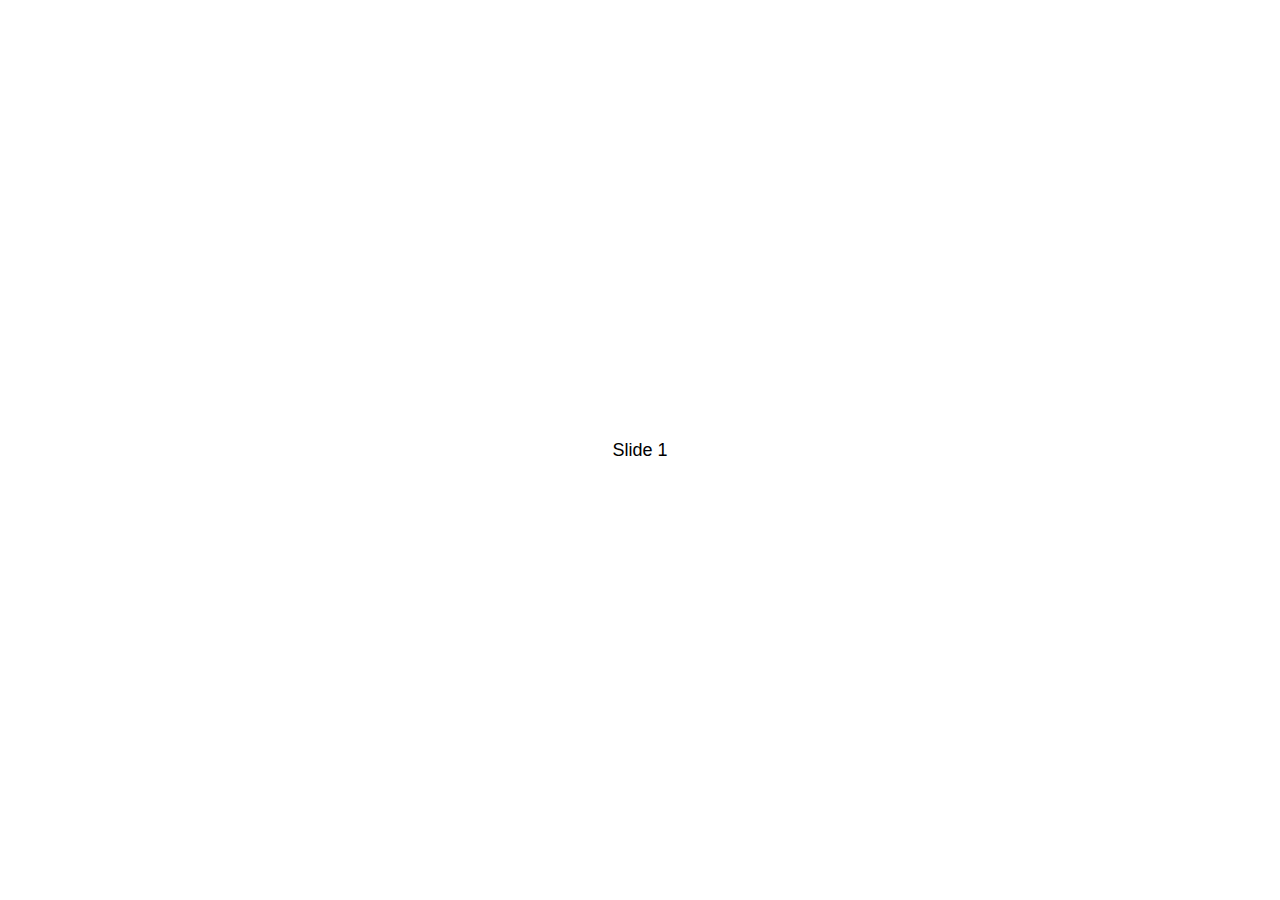
<file: 5 24升段考试/登录/swiper-7.4.1/010-default.html>
<!DOCTYPE html>
<html lang="en">
  <head>
    <meta charset="utf-8" />
    <title>Swiper demo</title>
    <meta
      name="viewport"
      content="width=device-width, initial-scale=1, minimum-scale=1, maximum-scale=1"
    />
    <!-- Link Swiper's CSS -->
    <link
      rel="stylesheet"
      href="./swiper/swiper-bundle.min.css"
    />

    <!-- Demo styles -->
    <style>
      html,
      body {
        position: relative;
        height: 100%;
      }

      body {
        background: #eee;
        font-family: Helvetica Neue, Helvetica, Arial, sans-serif;
        font-size: 14px;
        color: #000;
        margin: 0;
        padding: 0;
      }

      .swiper {
        width: 100%;
        height: 100%;
      }

      .swiper-slide {
        text-align: center;
        font-size: 18px;
        background: #fff;

        /* Center slide text vertically */
        display: -webkit-box;
        display: -ms-flexbox;
        display: -webkit-flex;
        display: flex;
        -webkit-box-pack: center;
        -ms-flex-pack: center;
        -webkit-justify-content: center;
        justify-content: center;
        -webkit-box-align: center;
        -ms-flex-align: center;
        -webkit-align-items: center;
        align-items: center;
      }

      .swiper-slide img {
        display: block;
        width: 100%;
        height: 100%;
        object-fit: cover;
      }
    </style>
  </head>

  <body>
    <!-- Swiper -->
    <div class="swiper mySwiper">
      <div class="swiper-wrapper">
        <div class="swiper-slide">Slide 1</div>
        <div class="swiper-slide">Slide 2</div>
        <div class="swiper-slide">Slide 3</div>
        <div class="swiper-slide">Slide 4</div>
        <div class="swiper-slide">Slide 5</div>
        <div class="swiper-slide">Slide 6</div>
        <div class="swiper-slide">Slide 7</div>
        <div class="swiper-slide">Slide 8</div>
        <div class="swiper-slide">Slide 9</div>
      </div>
    </div>

    <!-- Swiper JS -->
    <script src="./swiper/swiper-bundle.min.js"></script>

    <!-- Initialize Swiper -->
    <script>
      var swiper = new Swiper(".mySwiper", {});
    </script>
  </body>
</html>
</file>
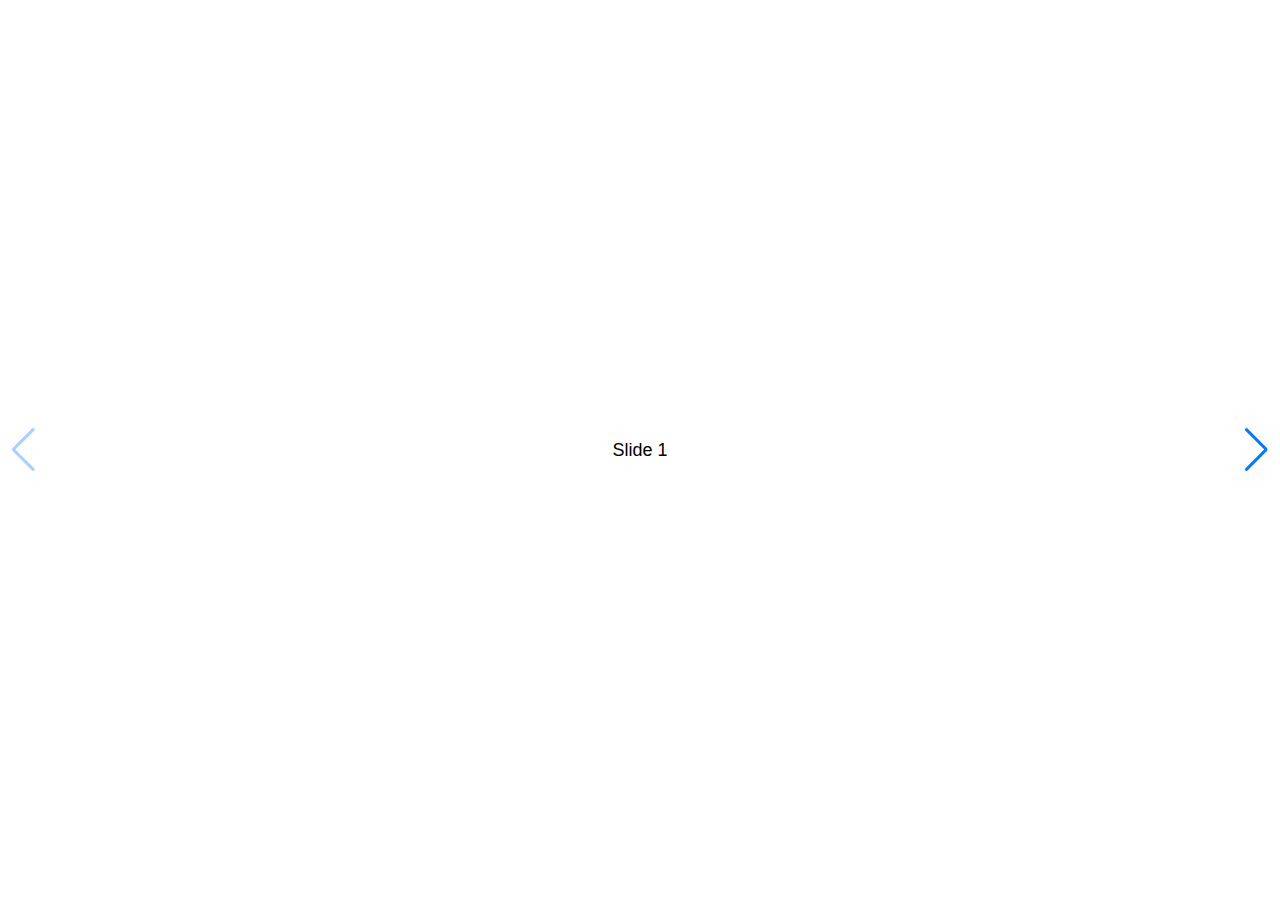
<file: 5 24升段考试/登录/swiper-7.4.1/020-navigation.html>
<!DOCTYPE html>
<html lang="en">
  <head>
    <meta charset="utf-8" />
    <title>Swiper demo</title>
    <meta
      name="viewport"
      content="width=device-width, initial-scale=1, minimum-scale=1, maximum-scale=1"
    />
    <!-- Link Swiper's CSS -->
    <link
      rel="stylesheet"
      href="./swiper/swiper-bundle.min.css"
    />

    <!-- Demo styles -->
    <style>
      html,
      body {
        position: relative;
        height: 100%;
      }

      body {
        background: #eee;
        font-family: Helvetica Neue, Helvetica, Arial, sans-serif;
        font-size: 14px;
        color: #000;
        margin: 0;
        padding: 0;
      }

      .swiper {
        width: 100%;
        height: 100%;
      }

      .swiper-slide {
        text-align: center;
        font-size: 18px;
        background: #fff;

        /* Center slide text vertically */
        display: -webkit-box;
        display: -ms-flexbox;
        display: -webkit-flex;
        display: flex;
        -webkit-box-pack: center;
        -ms-flex-pack: center;
        -webkit-justify-content: center;
        justify-content: center;
        -webkit-box-align: center;
        -ms-flex-align: center;
        -webkit-align-items: center;
        align-items: center;
      }

      .swiper-slide img {
        display: block;
        width: 100%;
        height: 100%;
        object-fit: cover;
      }
    </style>
  </head>

  <body>
    <!-- Swiper -->
    <div class="swiper mySwiper">
      <div class="swiper-wrapper">
        <div class="swiper-slide">Slide 1</div>
        <div class="swiper-slide">Slide 2</div>
        <div class="swiper-slide">Slide 3</div>
        <div class="swiper-slide">Slide 4</div>
        <div class="swiper-slide">Slide 5</div>
        <div class="swiper-slide">Slide 6</div>
        <div class="swiper-slide">Slide 7</div>
        <div class="swiper-slide">Slide 8</div>
        <div class="swiper-slide">Slide 9</div>
      </div>
      <div class="swiper-button-next"></div>
      <div class="swiper-button-prev"></div>
    </div>

    <!-- Swiper JS -->
    <script src="./swiper/swiper-bundle.min.js"></script>

    <!-- Initialize Swiper -->
    <script>
      var swiper = new Swiper(".mySwiper", {
        navigation: {
          nextEl: ".swiper-button-next",
          prevEl: ".swiper-button-prev",
        },
      });
    </script>
  </body>
</html>
</file>
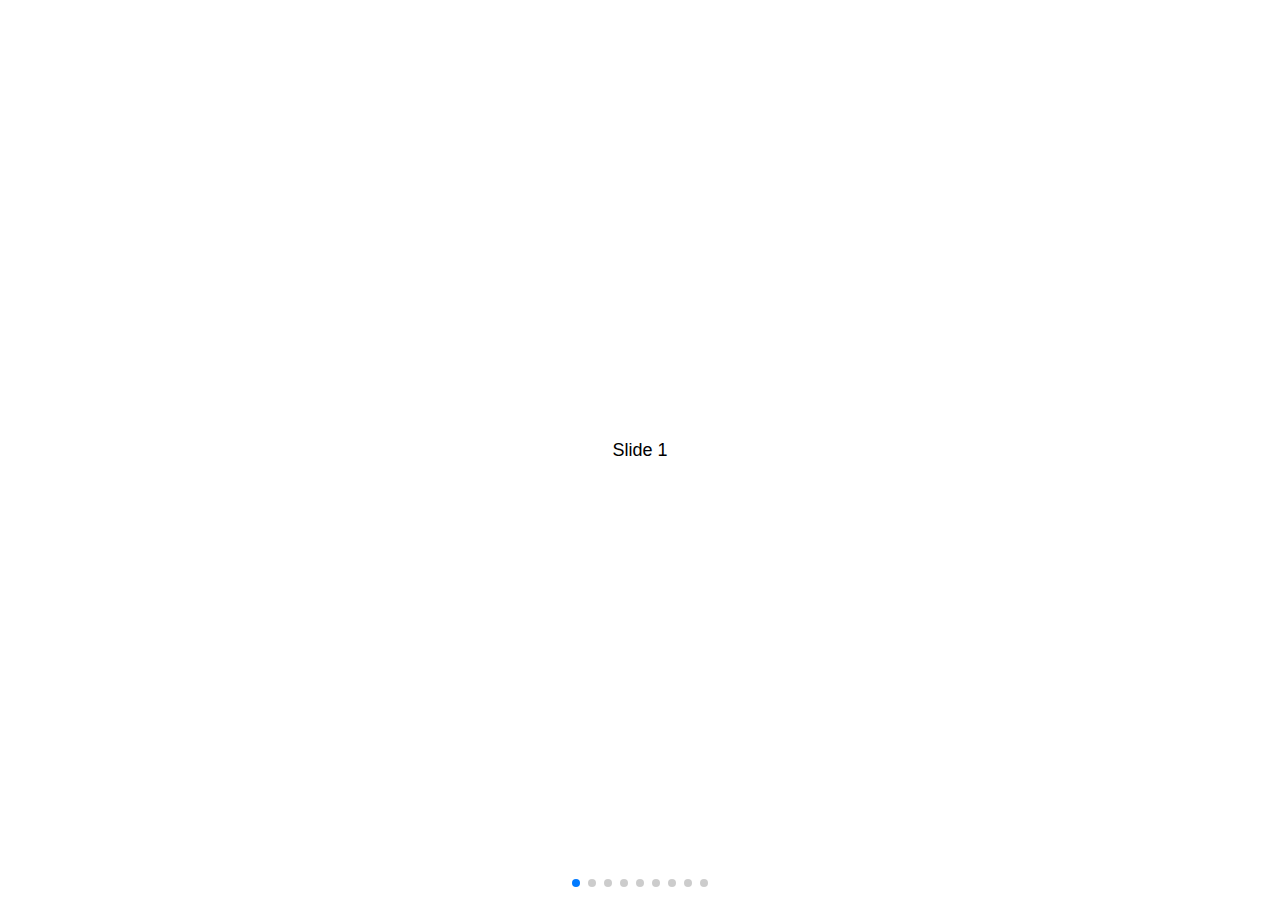
<file: 5 24升段考试/登录/swiper-7.4.1/030-pagination.html>
<!DOCTYPE html>
<html lang="en">
  <head>
    <meta charset="utf-8" />
    <title>Swiper demo</title>
    <meta
      name="viewport"
      content="width=device-width, initial-scale=1, minimum-scale=1, maximum-scale=1"
    />
    <!-- Link Swiper's CSS -->
    <link
      rel="stylesheet"
      href="./swiper/swiper-bundle.min.css"
    />

    <!-- Demo styles -->
    <style>
      html,
      body {
        position: relative;
        height: 100%;
      }

      body {
        background: #eee;
        font-family: Helvetica Neue, Helvetica, Arial, sans-serif;
        font-size: 14px;
        color: #000;
        margin: 0;
        padding: 0;
      }

      .swiper {
        width: 100%;
        height: 100%;
      }

      .swiper-slide {
        text-align: center;
        font-size: 18px;
        background: #fff;

        /* Center slide text vertically */
        display: -webkit-box;
        display: -ms-flexbox;
        display: -webkit-flex;
        display: flex;
        -webkit-box-pack: center;
        -ms-flex-pack: center;
        -webkit-justify-content: center;
        justify-content: center;
        -webkit-box-align: center;
        -ms-flex-align: center;
        -webkit-align-items: center;
        align-items: center;
      }

      .swiper-slide img {
        display: block;
        width: 100%;
        height: 100%;
        object-fit: cover;
      }
    </style>
  </head>

  <body>
    <!-- Swiper -->
    <div class="swiper mySwiper">
      <div class="swiper-wrapper">
        <div class="swiper-slide">Slide 1</div>
        <div class="swiper-slide">Slide 2</div>
        <div class="swiper-slide">Slide 3</div>
        <div class="swiper-slide">Slide 4</div>
        <div class="swiper-slide">Slide 5</div>
        <div class="swiper-slide">Slide 6</div>
        <div class="swiper-slide">Slide 7</div>
        <div class="swiper-slide">Slide 8</div>
        <div class="swiper-slide">Slide 9</div>
      </div>
      <div class="swiper-pagination"></div>
    </div>

    <!-- Swiper JS -->
    <script src="./swiper/swiper-bundle.min.js"></script>

    <!-- Initialize Swiper -->
    <script>
      var swiper = new Swiper(".mySwiper", {
        pagination: {
          el: ".swiper-pagination",
        },
      });
    </script>
  </body>
</html>
</file>
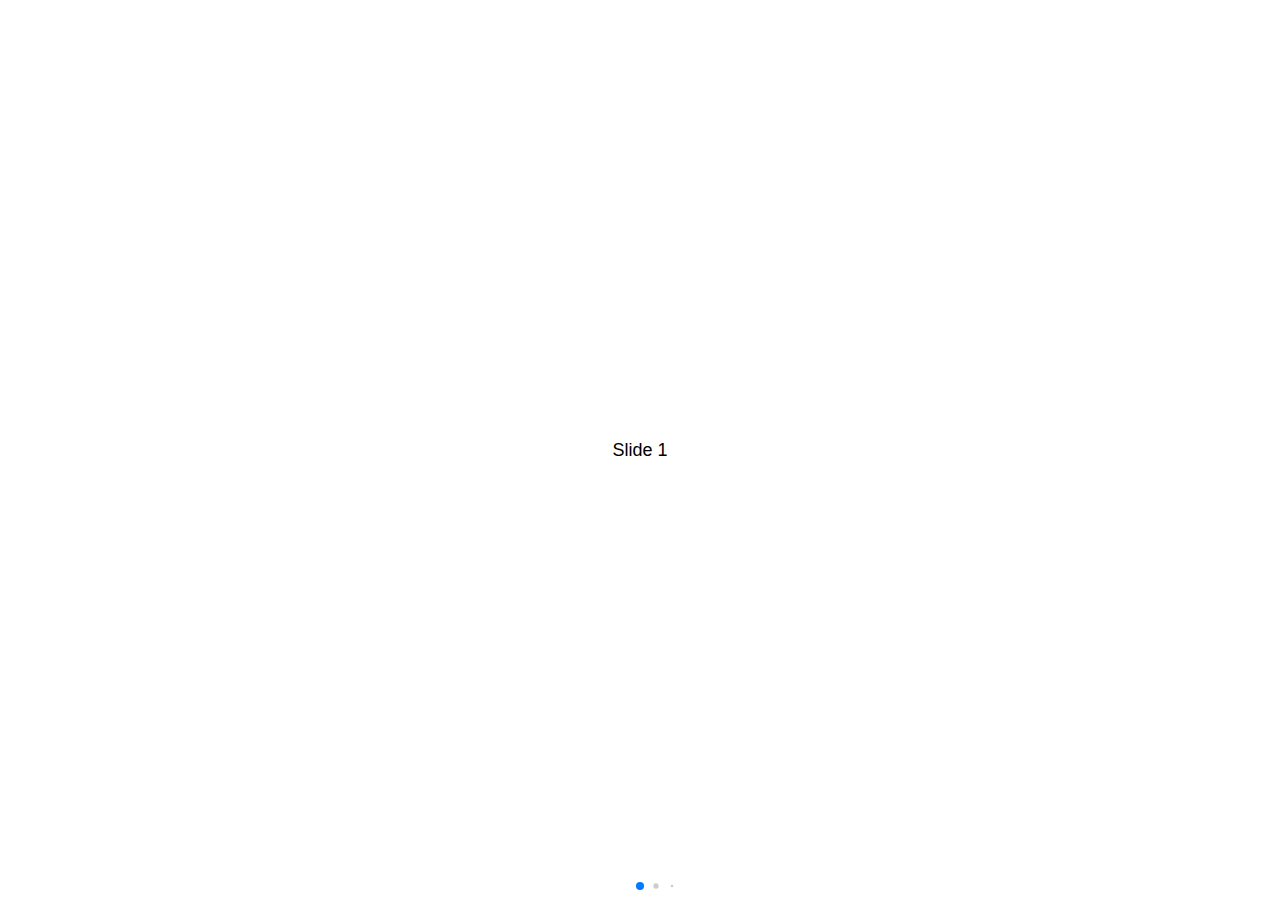
<file: 5 24升段考试/登录/swiper-7.4.1/040-pagination-dynamic.html>
<!DOCTYPE html>
<html lang="en">
  <head>
    <meta charset="utf-8" />
    <title>Swiper demo</title>
    <meta
      name="viewport"
      content="width=device-width, initial-scale=1, minimum-scale=1, maximum-scale=1"
    />
    <!-- Link Swiper's CSS -->
    <link
      rel="stylesheet"
      href="./swiper/swiper-bundle.min.css"
    />

    <!-- Demo styles -->
    <style>
      html,
      body {
        position: relative;
        height: 100%;
      }

      body {
        background: #eee;
        font-family: Helvetica Neue, Helvetica, Arial, sans-serif;
        font-size: 14px;
        color: #000;
        margin: 0;
        padding: 0;
      }

      .swiper {
        width: 100%;
        height: 100%;
      }

      .swiper-slide {
        text-align: center;
        font-size: 18px;
        background: #fff;

        /* Center slide text vertically */
        display: -webkit-box;
        display: -ms-flexbox;
        display: -webkit-flex;
        display: flex;
        -webkit-box-pack: center;
        -ms-flex-pack: center;
        -webkit-justify-content: center;
        justify-content: center;
        -webkit-box-align: center;
        -ms-flex-align: center;
        -webkit-align-items: center;
        align-items: center;
      }

      .swiper-slide img {
        display: block;
        width: 100%;
        height: 100%;
        object-fit: cover;
      }
    </style>
  </head>

  <body>
    <!-- Swiper -->
    <div class="swiper mySwiper">
      <div class="swiper-wrapper">
        <div class="swiper-slide">Slide 1</div>
        <div class="swiper-slide">Slide 2</div>
        <div class="swiper-slide">Slide 3</div>
        <div class="swiper-slide">Slide 4</div>
        <div class="swiper-slide">Slide 5</div>
        <div class="swiper-slide">Slide 6</div>
        <div class="swiper-slide">Slide 7</div>
        <div class="swiper-slide">Slide 8</div>
        <div class="swiper-slide">Slide 9</div>
      </div>
      <div class="swiper-pagination"></div>
    </div>

    <!-- Swiper JS -->
    <script src="./swiper/swiper-bundle.min.js"></script>

    <!-- Initialize Swiper -->
    <script>
      var swiper = new Swiper(".mySwiper", {
        pagination: {
          el: ".swiper-pagination",
          dynamicBullets: true,
        },
      });
    </script>
  </body>
</html>
</file>
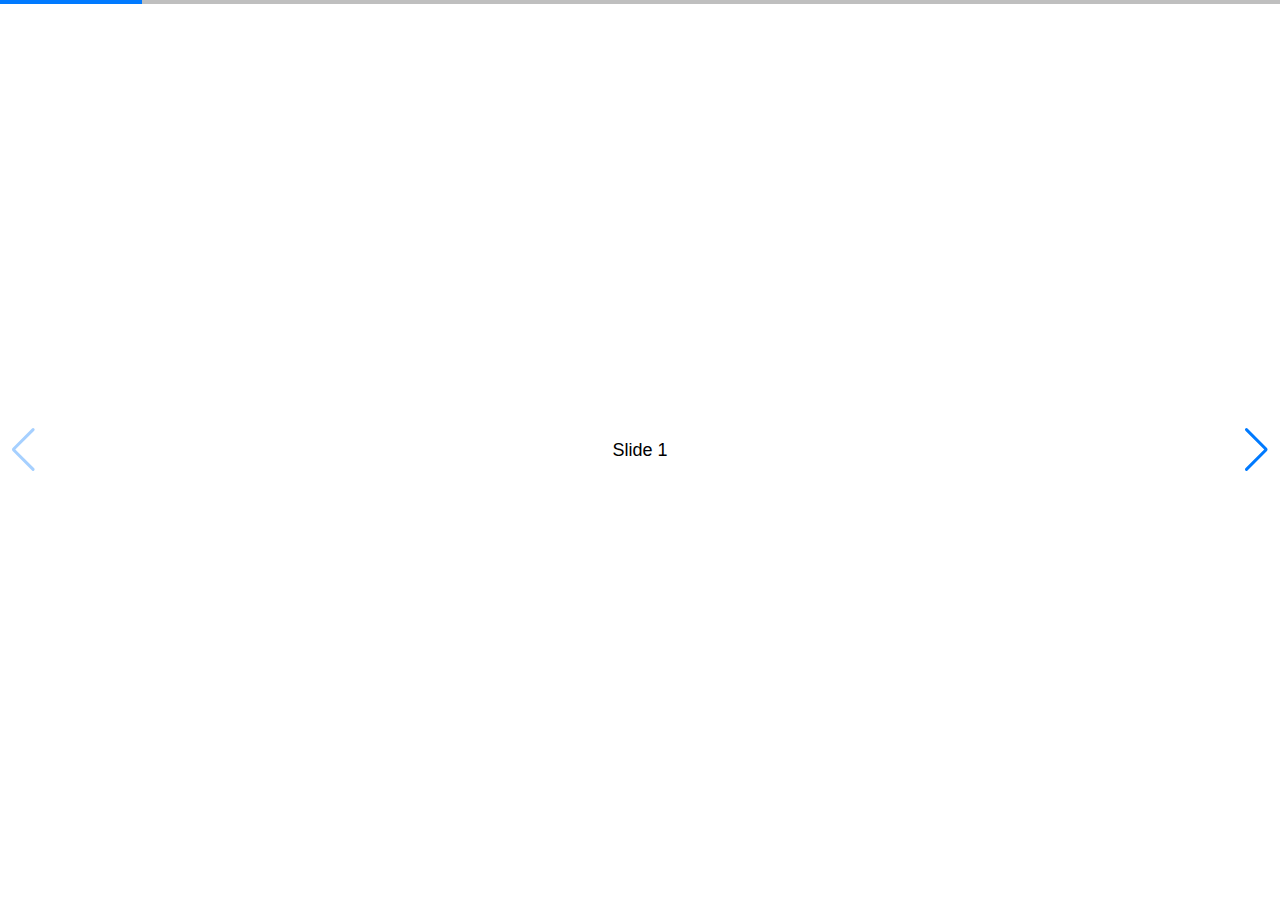
<file: 5 24升段考试/登录/swiper-7.4.1/050-pagination-progress.html>
<!DOCTYPE html>
<html lang="en">
  <head>
    <meta charset="utf-8" />
    <title>Swiper demo</title>
    <meta
      name="viewport"
      content="width=device-width, initial-scale=1, minimum-scale=1, maximum-scale=1"
    />
    <!-- Link Swiper's CSS -->
    <link
      rel="stylesheet"
      href="./swiper/swiper-bundle.min.css"
    />

    <!-- Demo styles -->
    <style>
      html,
      body {
        position: relative;
        height: 100%;
      }

      body {
        background: #eee;
        font-family: Helvetica Neue, Helvetica, Arial, sans-serif;
        font-size: 14px;
        color: #000;
        margin: 0;
        padding: 0;
      }

      .swiper {
        width: 100%;
        height: 100%;
      }

      .swiper-slide {
        text-align: center;
        font-size: 18px;
        background: #fff;

        /* Center slide text vertically */
        display: -webkit-box;
        display: -ms-flexbox;
        display: -webkit-flex;
        display: flex;
        -webkit-box-pack: center;
        -ms-flex-pack: center;
        -webkit-justify-content: center;
        justify-content: center;
        -webkit-box-align: center;
        -ms-flex-align: center;
        -webkit-align-items: center;
        align-items: center;
      }

      .swiper-slide img {
        display: block;
        width: 100%;
        height: 100%;
        object-fit: cover;
      }
    </style>
  </head>

  <body>
    <!-- Swiper -->
    <div class="swiper mySwiper">
      <div class="swiper-wrapper">
        <div class="swiper-slide">Slide 1</div>
        <div class="swiper-slide">Slide 2</div>
        <div class="swiper-slide">Slide 3</div>
        <div class="swiper-slide">Slide 4</div>
        <div class="swiper-slide">Slide 5</div>
        <div class="swiper-slide">Slide 6</div>
        <div class="swiper-slide">Slide 7</div>
        <div class="swiper-slide">Slide 8</div>
        <div class="swiper-slide">Slide 9</div>
      </div>
      <div class="swiper-button-next"></div>
      <div class="swiper-button-prev"></div>
      <div class="swiper-pagination"></div>
    </div>

    <!-- Swiper JS -->
    <script src="./swiper/swiper-bundle.min.js"></script>

    <!-- Initialize Swiper -->
    <script>
      var swiper = new Swiper(".mySwiper", {
        pagination: {
          el: ".swiper-pagination",
          type: "progressbar",
        },
        navigation: {
          nextEl: ".swiper-button-next",
          prevEl: ".swiper-button-prev",
        },
      });
    </script>
  </body>
</html>
</file>
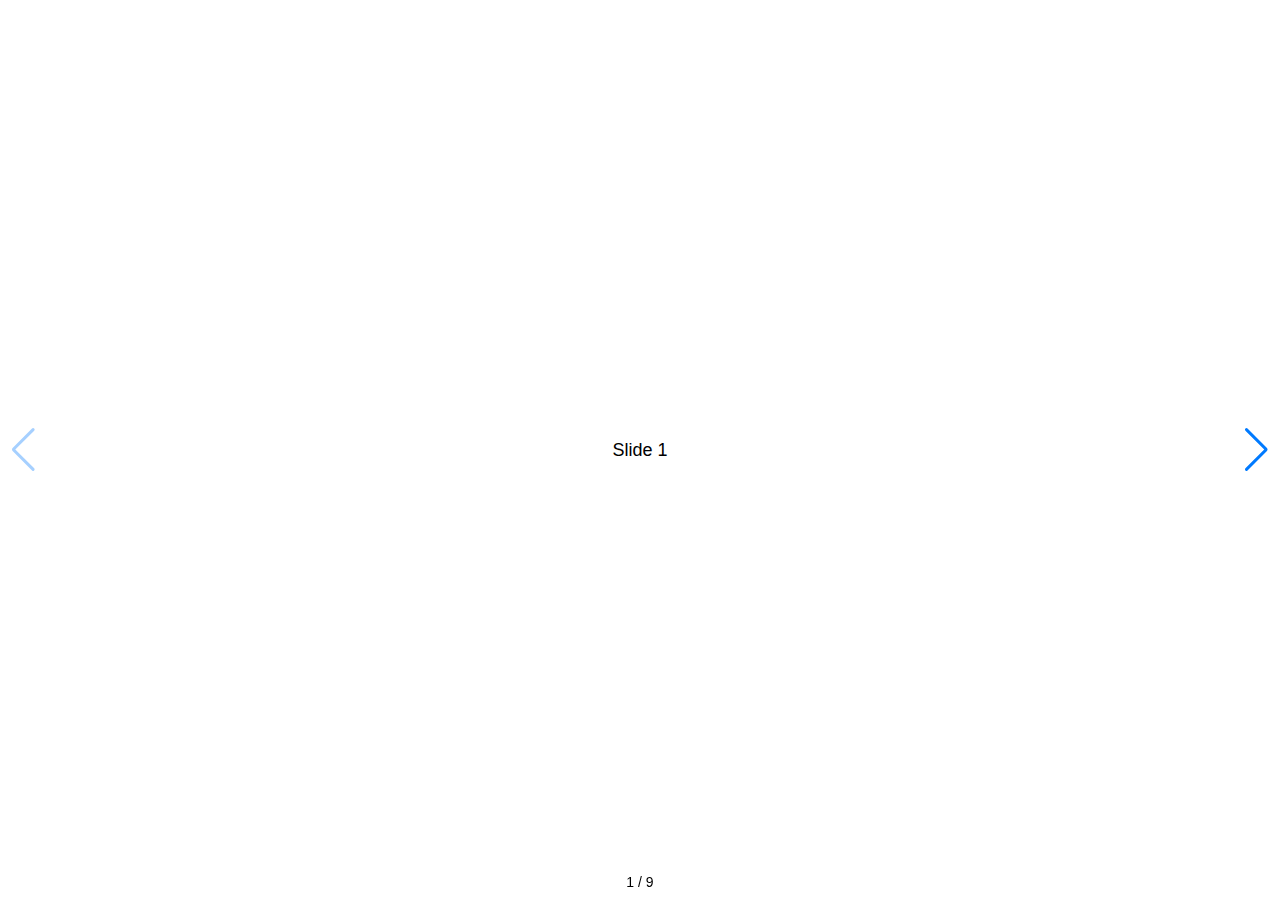
<file: 5 24升段考试/登录/swiper-7.4.1/060-pagination-fraction.html>
<!DOCTYPE html>
<html lang="en">
  <head>
    <meta charset="utf-8" />
    <title>Swiper demo</title>
    <meta
      name="viewport"
      content="width=device-width, initial-scale=1, minimum-scale=1, maximum-scale=1"
    />
    <!-- Link Swiper's CSS -->
    <link
      rel="stylesheet"
      href="./swiper/swiper-bundle.min.css"
    />

    <!-- Demo styles -->
    <style>
      html,
      body {
        position: relative;
        height: 100%;
      }

      body {
        background: #eee;
        font-family: Helvetica Neue, Helvetica, Arial, sans-serif;
        font-size: 14px;
        color: #000;
        margin: 0;
        padding: 0;
      }

      .swiper {
        width: 100%;
        height: 100%;
      }

      .swiper-slide {
        text-align: center;
        font-size: 18px;
        background: #fff;

        /* Center slide text vertically */
        display: -webkit-box;
        display: -ms-flexbox;
        display: -webkit-flex;
        display: flex;
        -webkit-box-pack: center;
        -ms-flex-pack: center;
        -webkit-justify-content: center;
        justify-content: center;
        -webkit-box-align: center;
        -ms-flex-align: center;
        -webkit-align-items: center;
        align-items: center;
      }

      .swiper-slide img {
        display: block;
        width: 100%;
        height: 100%;
        object-fit: cover;
      }
    </style>
  </head>

  <body>
    <!-- Swiper -->
    <div class="swiper mySwiper">
      <div class="swiper-wrapper">
        <div class="swiper-slide">Slide 1</div>
        <div class="swiper-slide">Slide 2</div>
        <div class="swiper-slide">Slide 3</div>
        <div class="swiper-slide">Slide 4</div>
        <div class="swiper-slide">Slide 5</div>
        <div class="swiper-slide">Slide 6</div>
        <div class="swiper-slide">Slide 7</div>
        <div class="swiper-slide">Slide 8</div>
        <div class="swiper-slide">Slide 9</div>
      </div>
      <div class="swiper-button-next"></div>
      <div class="swiper-button-prev"></div>
      <div class="swiper-pagination"></div>
    </div>

    <!-- Swiper JS -->
    <script src="./swiper/swiper-bundle.min.js"></script>

    <!-- Initialize Swiper -->
    <script>
      var swiper = new Swiper(".mySwiper", {
        pagination: {
          el: ".swiper-pagination",
          type: "fraction",
        },
        navigation: {
          nextEl: ".swiper-button-next",
          prevEl: ".swiper-button-prev",
        },
      });
    </script>
  </body>
</html>
</file>
<file: layui-v2.6.8/layui/css/layui.css>
.layui-inline,img{display:inline-block;vertical-align:middle}h1,h2,h3,h4,h5,h6{font-weight:400}a,body{color:#333}.layui-edge,.layui-header,.layui-inline,.layui-main{position:relative}.layui-edge,hr{height:0;overflow:hidden}.layui-layout-body,.layui-side,.layui-side-scroll{overflow-x:hidden}.layui-edge,.layui-elip,hr{overflow:hidden}.layui-btn,.layui-edge,.layui-inline,img{vertical-align:middle}.layui-btn,.layui-disabled,.layui-icon,.layui-unselect{-moz-user-select:none;-webkit-user-select:none;-ms-user-select:none}blockquote,body,button,dd,div,dl,dt,form,h1,h2,h3,h4,h5,h6,input,li,ol,p,pre,td,textarea,th,ul{margin:0;padding:0;-webkit-tap-highlight-color:rgba(0,0,0,0)}a:active,a:hover{outline:0}img{border:none}li{list-style:none}table{border-collapse:collapse;border-spacing:0}h4,h5,h6{font-size:100%}button,input,optgroup,option,select,textarea{font-family:inherit;font-size:inherit;font-style:inherit;font-weight:inherit;outline:0}pre{white-space:pre-wrap;white-space:-moz-pre-wrap;white-space:-pre-wrap;white-space:-o-pre-wrap;word-wrap:break-word}body{line-height:1.6;color:rgba(0,0,0,.85);font:14px Helvetica Neue,Helvetica,PingFang SC,Tahoma,Arial,sans-serif}hr{line-height:0;margin:10px 0;padding:0;border:none!important;border-bottom:1px solid #eee!important;clear:both;background:0 0}a{text-decoration:none}a:hover{color:#777}a cite{font-style:normal;*cursor:pointer}.layui-border-box,.layui-border-box *{box-sizing:border-box}.layui-box,.layui-box *{box-sizing:content-box}.layui-clear{clear:both;*zoom:1}.layui-clear:after{content:'\20';clear:both;*zoom:1;display:block;height:0}.layui-inline{*display:inline;*zoom:1}.layui-btn,.layui-btn-group,.layui-edge{display:inline-block}.layui-edge{width:0;border-width:6px;border-style:dashed;border-color:transparent}.layui-edge-top{top:-4px;border-bottom-color:#999;border-bottom-style:solid}.layui-edge-right{border-left-color:#999;border-left-style:solid}.layui-edge-bottom{top:2px;border-top-color:#999;border-top-style:solid}.layui-edge-left{border-right-color:#999;border-right-style:solid}.layui-elip{text-overflow:ellipsis;white-space:nowrap}.layui-disabled,.layui-disabled:hover{color:#d2d2d2!important;cursor:not-allowed!important}.layui-circle{border-radius:100%}.layui-show{display:block!important}.layui-hide{display:none!important}.layui-show-v{visibility:visible!important}.layui-hide-v{visibility:hidden!important}@font-face{font-family:layui-icon;src:url(../font/iconfont.eot?v=256);src:url(../font/iconfont.eot?v=256#iefix) format('embedded-opentype'),url(../font/iconfont.woff2?v=256) format('woff2'),url(../font/iconfont.woff?v=256) format('woff'),url(../font/iconfont.ttf?v=256) format('truetype'),url(../font/iconfont.svg?v=256#layui-icon) format('svg')}.layui-icon{font-family:layui-icon!important;font-size:16px;font-style:normal;-webkit-font-smoothing:antialiased;-moz-osx-font-smoothing:grayscale}.layui-icon-reply-fill:before{content:"\e611"}.layui-icon-set-fill:before{content:"\e614"}.layui-icon-menu-fill:before{content:"\e60f"}.layui-icon-search:before{content:"\e615"}.layui-icon-share:before{content:"\e641"}.layui-icon-set-sm:before{content:"\e620"}.layui-icon-engine:before{content:"\e628"}.layui-icon-close:before{content:"\1006"}.layui-icon-close-fill:before{content:"\1007"}.layui-icon-chart-screen:before{content:"\e629"}.layui-icon-star:before{content:"\e600"}.layui-icon-circle-dot:before{content:"\e617"}.layui-icon-chat:before{content:"\e606"}.layui-icon-release:before{content:"\e609"}.layui-icon-list:before{content:"\e60a"}.layui-icon-chart:before{content:"\e62c"}.layui-icon-ok-circle:before{content:"\1005"}.layui-icon-layim-theme:before{content:"\e61b"}.layui-icon-table:before{content:"\e62d"}.layui-icon-right:before{content:"\e602"}.layui-icon-left:before{content:"\e603"}.layui-icon-cart-simple:before{content:"\e698"}.layui-icon-face-cry:before{content:"\e69c"}.layui-icon-face-smile:before{content:"\e6af"}.layui-icon-survey:before{content:"\e6b2"}.layui-icon-tree:before{content:"\e62e"}.layui-icon-ie:before{content:"\e7bb"}.layui-icon-upload-circle:before{content:"\e62f"}.layui-icon-add-circle:before{content:"\e61f"}.layui-icon-download-circle:before{content:"\e601"}.layui-icon-templeate-1:before{content:"\e630"}.layui-icon-util:before{content:"\e631"}.layui-icon-face-surprised:before{content:"\e664"}.layui-icon-edit:before{content:"\e642"}.layui-icon-speaker:before{content:"\e645"}.layui-icon-down:before{content:"\e61a"}.layui-icon-file:before{content:"\e621"}.layui-icon-layouts:before{content:"\e632"}.layui-icon-rate-half:before{content:"\e6c9"}.layui-icon-add-circle-fine:before{content:"\e608"}.layui-icon-prev-circle:before{content:"\e633"}.layui-icon-read:before{content:"\e705"}.layui-icon-404:before{content:"\e61c"}.layui-icon-carousel:before{content:"\e634"}.layui-icon-help:before{content:"\e607"}.layui-icon-code-circle:before{content:"\e635"}.layui-icon-windows:before{content:"\e67f"}.layui-icon-water:before{content:"\e636"}.layui-icon-username:before{content:"\e66f"}.layui-icon-find-fill:before{content:"\e670"}.layui-icon-about:before{content:"\e60b"}.layui-icon-location:before{content:"\e715"}.layui-icon-up:before{content:"\e619"}.layui-icon-pause:before{content:"\e651"}.layui-icon-date:before{content:"\e637"}.layui-icon-layim-uploadfile:before{content:"\e61d"}.layui-icon-delete:before{content:"\e640"}.layui-icon-play:before{content:"\e652"}.layui-icon-top:before{content:"\e604"}.layui-icon-firefox:before{content:"\e686"}.layui-icon-friends:before{content:"\e612"}.layui-icon-refresh-3:before{content:"\e9aa"}.layui-icon-ok:before{content:"\e605"}.layui-icon-layer:before{content:"\e638"}.layui-icon-face-smile-fine:before{content:"\e60c"}.layui-icon-dollar:before{content:"\e659"}.layui-icon-group:before{content:"\e613"}.layui-icon-layim-download:before{content:"\e61e"}.layui-icon-picture-fine:before{content:"\e60d"}.layui-icon-link:before{content:"\e64c"}.layui-icon-diamond:before{content:"\e735"}.layui-icon-log:before{content:"\e60e"}.layui-icon-key:before{content:"\e683"}.layui-icon-rate-solid:before{content:"\e67a"}.layui-icon-fonts-del:before{content:"\e64f"}.layui-icon-unlink:before{content:"\e64d"}.layui-icon-fonts-clear:before{content:"\e639"}.layui-icon-triangle-r:before{content:"\e623"}.layui-icon-circle:before{content:"\e63f"}.layui-icon-radio:before{content:"\e643"}.layui-icon-align-center:before{content:"\e647"}.layui-icon-align-right:before{content:"\e648"}.layui-icon-align-left:before{content:"\e649"}.layui-icon-loading-1:before{content:"\e63e"}.layui-icon-return:before{content:"\e65c"}.layui-icon-fonts-strong:before{content:"\e62b"}.layui-icon-upload:before{content:"\e67c"}.layui-icon-dialogue:before{content:"\e63a"}.layui-icon-video:before{content:"\e6ed"}.layui-icon-headset:before{content:"\e6fc"}.layui-icon-cellphone-fine:before{content:"\e63b"}.layui-icon-add-1:before{content:"\e654"}.layui-icon-face-smile-b:before{content:"\e650"}.layui-icon-fonts-html:before{content:"\e64b"}.layui-icon-screen-full:before{content:"\e622"}.layui-icon-form:before{content:"\e63c"}.layui-icon-cart:before{content:"\e657"}.layui-icon-camera-fill:before{content:"\e65d"}.layui-icon-tabs:before{content:"\e62a"}.layui-icon-heart-fill:before{content:"\e68f"}.layui-icon-fonts-code:before{content:"\e64e"}.layui-icon-ios:before{content:"\e680"}.layui-icon-at:before{content:"\e687"}.layui-icon-fire:before{content:"\e756"}.layui-icon-set:before{content:"\e716"}.layui-icon-fonts-u:before{content:"\e646"}.layui-icon-triangle-d:before{content:"\e625"}.layui-icon-tips:before{content:"\e702"}.layui-icon-picture:before{content:"\e64a"}.layui-icon-more-vertical:before{content:"\e671"}.layui-icon-bluetooth:before{content:"\e689"}.layui-icon-flag:before{content:"\e66c"}.layui-icon-loading:before{content:"\e63d"}.layui-icon-fonts-i:before{content:"\e644"}.layui-icon-refresh-1:before{content:"\e666"}.layui-icon-rmb:before{content:"\e65e"}.layui-icon-addition:before{content:"\e624"}.layui-icon-home:before{content:"\e68e"}.layui-icon-time:before{content:"\e68d"}.layui-icon-user:before{content:"\e770"}.layui-icon-notice:before{content:"\e667"}.layui-icon-chrome:before{content:"\e68a"}.layui-icon-edge:before{content:"\e68b"}.layui-icon-login-weibo:before{content:"\e675"}.layui-icon-voice:before{content:"\e688"}.layui-icon-upload-drag:before{content:"\e681"}.layui-icon-login-qq:before{content:"\e676"}.layui-icon-snowflake:before{content:"\e6b1"}.layui-icon-heart:before{content:"\e68c"}.layui-icon-logout:before{content:"\e682"}.layui-icon-file-b:before{content:"\e655"}.layui-icon-template:before{content:"\e663"}.layui-icon-transfer:before{content:"\e691"}.layui-icon-auz:before{content:"\e672"}.layui-icon-console:before{content:"\e665"}.layui-icon-app:before{content:"\e653"}.layui-icon-prev:before{content:"\e65a"}.layui-icon-website:before{content:"\e7ae"}.layui-icon-next:before{content:"\e65b"}.layui-icon-component:before{content:"\e857"}.layui-icon-android:before{content:"\e684"}.layui-icon-more:before{content:"\e65f"}.layui-icon-login-wechat:before{content:"\e677"}.layui-icon-shrink-right:before{content:"\e668"}.layui-icon-spread-left:before{content:"\e66b"}.layui-icon-camera:before{content:"\e660"}.layui-icon-note:before{content:"\e66e"}.layui-icon-refresh:before{content:"\e669"}.layui-icon-female:before{content:"\e661"}.layui-icon-male:before{content:"\e662"}.layui-icon-screen-restore:before{content:"\e758"}.layui-icon-password:before{content:"\e673"}.layui-icon-senior:before{content:"\e674"}.layui-icon-theme:before{content:"\e66a"}.layui-icon-tread:before{content:"\e6c5"}.layui-icon-praise:before{content:"\e6c6"}.layui-icon-star-fill:before{content:"\e658"}.layui-icon-rate:before{content:"\e67b"}.layui-icon-template-1:before{content:"\e656"}.layui-icon-vercode:before{content:"\e679"}.layui-icon-service:before{content:"\e626"}.layui-icon-cellphone:before{content:"\e678"}.layui-icon-print:before{content:"\e66d"}.layui-icon-cols:before{content:"\e610"}.layui-icon-wifi:before{content:"\e7e0"}.layui-icon-export:before{content:"\e67d"}.layui-icon-rss:before{content:"\e808"}.layui-icon-slider:before{content:"\e714"}.layui-icon-email:before{content:"\e618"}.layui-icon-subtraction:before{content:"\e67e"}.layui-icon-mike:before{content:"\e6dc"}.layui-icon-light:before{content:"\e748"}.layui-icon-gift:before{content:"\e627"}.layui-icon-mute:before{content:"\e685"}.layui-icon-reduce-circle:before{content:"\e616"}.layui-icon-music:before{content:"\e690"}.layui-main{width:1140px;margin:0 auto}.layui-header{z-index:1000;height:60px}.layui-header a:hover{transition:all .5s;-webkit-transition:all .5s}.layui-side{position:fixed;left:0;top:0;bottom:0;z-index:999;width:200px}.layui-side-scroll{position:relative;width:220px;height:100%}.layui-body{position:relative;left:200px;right:0;top:0;bottom:0;z-index:900;width:auto;box-sizing:border-box}.layui-layout-admin .layui-header{position:fixed;top:0;left:0;right:0;background-color:#23262E}.layui-layout-admin .layui-side{top:60px;width:200px;overflow-x:hidden}.layui-layout-admin .layui-body{position:absolute;top:60px;padding-bottom:44px}.layui-layout-admin .layui-main{width:auto;margin:0 15px}.layui-layout-admin .layui-footer{position:fixed;left:200px;right:0;bottom:0;z-index:990;height:44px;line-height:44px;padding:0 15px;box-shadow:-1px 0 4px rgb(0 0 0 / 12%);background-color:#FAFAFA}.layui-layout-admin .layui-logo{position:absolute;left:0;top:0;width:200px;height:100%;line-height:60px;text-align:center;color:#009688;font-size:16px;box-shadow:0 1px 2px 0 rgb(0 0 0 / 15%)}.layui-layout-admin .layui-header .layui-nav{background:0 0}.layui-layout-left{position:absolute!important;left:200px;top:0}.layui-layout-right{position:absolute!important;right:0;top:0}.layui-container{position:relative;margin:0 auto;padding:0 15px;box-sizing:border-box}.layui-fluid{position:relative;margin:0 auto;padding:0 15px}.layui-row:after,.layui-row:before{content:"";display:block;clear:both}.layui-col-lg1,.layui-col-lg10,.layui-col-lg11,.layui-col-lg12,.layui-col-lg2,.layui-col-lg3,.layui-col-lg4,.layui-col-lg5,.layui-col-lg6,.layui-col-lg7,.layui-col-lg8,.layui-col-lg9,.layui-col-md1,.layui-col-md10,.layui-col-md11,.layui-col-md12,.layui-col-md2,.layui-col-md3,.layui-col-md4,.layui-col-md5,.layui-col-md6,.layui-col-md7,.layui-col-md8,.layui-col-md9,.layui-col-sm1,.layui-col-sm10,.layui-col-sm11,.layui-col-sm12,.layui-col-sm2,.layui-col-sm3,.layui-col-sm4,.layui-col-sm5,.layui-col-sm6,.layui-col-sm7,.layui-col-sm8,.layui-col-sm9,.layui-col-xs1,.layui-col-xs10,.layui-col-xs11,.layui-col-xs12,.layui-col-xs2,.layui-col-xs3,.layui-col-xs4,.layui-col-xs5,.layui-col-xs6,.layui-col-xs7,.layui-col-xs8,.layui-col-xs9{position:relative;display:block;box-sizing:border-box}.layui-col-xs1,.layui-col-xs10,.layui-col-xs11,.layui-col-xs12,.layui-col-xs2,.layui-col-xs3,.layui-col-xs4,.layui-col-xs5,.layui-col-xs6,.layui-col-xs7,.layui-col-xs8,.layui-col-xs9{float:left}.layui-col-xs1{width:8.33333333%}.layui-col-xs2{width:16.66666667%}.layui-col-xs3{width:25%}.layui-col-xs4{width:33.33333333%}.layui-col-xs5{width:41.66666667%}.layui-col-xs6{width:50%}.layui-col-xs7{width:58.33333333%}.layui-col-xs8{width:66.66666667%}.layui-col-xs9{width:75%}.layui-col-xs10{width:83.33333333%}.layui-col-xs11{width:91.66666667%}.layui-col-xs12{width:100%}.layui-col-xs-offset1{margin-left:8.33333333%}.layui-col-xs-offset2{margin-left:16.66666667%}.layui-col-xs-offset3{margin-left:25%}.layui-col-xs-offset4{margin-left:33.33333333%}.layui-col-xs-offset5{margin-left:41.66666667%}.layui-col-xs-offset6{margin-left:50%}.layui-col-xs-offset7{margin-left:58.33333333%}.layui-col-xs-offset8{margin-left:66.66666667%}.layui-col-xs-offset9{margin-left:75%}.layui-col-xs-offset10{margin-left:83.33333333%}.layui-col-xs-offset11{margin-left:91.66666667%}.layui-col-xs-offset12{margin-left:100%}@media screen and (max-width:768px){.layui-hide-xs{display:none!important}.layui-show-xs-block{display:block!important}.layui-show-xs-inline{display:inline!important}.layui-show-xs-inline-block{display:inline-block!important}}@media screen and (min-width:768px){.layui-container{width:750px}.layui-hide-sm{display:none!important}.layui-show-sm-block{display:block!important}.layui-show-sm-inline{display:inline!important}.layui-show-sm-inline-block{display:inline-block!important}.layui-col-sm1,.layui-col-sm10,.layui-col-sm11,.layui-col-sm12,.layui-col-sm2,.layui-col-sm3,.layui-col-sm4,.layui-col-sm5,.layui-col-sm6,.layui-col-sm7,.layui-col-sm8,.layui-col-sm9{float:left}.layui-col-sm1{width:8.33333333%}.layui-col-sm2{width:16.66666667%}.layui-col-sm3{width:25%}.layui-col-sm4{width:33.33333333%}.layui-col-sm5{width:41.66666667%}.layui-col-sm6{width:50%}.layui-col-sm7{width:58.33333333%}.layui-col-sm8{width:66.66666667%}.layui-col-sm9{width:75%}.layui-col-sm10{width:83.33333333%}.layui-col-sm11{width:91.66666667%}.layui-col-sm12{width:100%}.layui-col-sm-offset1{margin-left:8.33333333%}.layui-col-sm-offset2{margin-left:16.66666667%}.layui-col-sm-offset3{margin-left:25%}.layui-col-sm-offset4{margin-left:33.33333333%}.layui-col-sm-offset5{margin-left:41.66666667%}.layui-col-sm-offset6{margin-left:50%}.layui-col-sm-offset7{margin-left:58.33333333%}.layui-col-sm-offset8{margin-left:66.66666667%}.layui-col-sm-offset9{margin-left:75%}.layui-col-sm-offset10{margin-left:83.33333333%}.layui-col-sm-offset11{margin-left:91.66666667%}.layui-col-sm-offset12{margin-left:100%}}@media screen and (min-width:992px){.layui-container{width:970px}.layui-hide-md{display:none!important}.layui-show-md-block{display:block!important}.layui-show-md-inline{display:inline!important}.layui-show-md-inline-block{display:inline-block!important}.layui-col-md1,.layui-col-md10,.layui-col-md11,.layui-col-md12,.layui-col-md2,.layui-col-md3,.layui-col-md4,.layui-col-md5,.layui-col-md6,.layui-col-md7,.layui-col-md8,.layui-col-md9{float:left}.layui-col-md1{width:8.33333333%}.layui-col-md2{width:16.66666667%}.layui-col-md3{width:25%}.layui-col-md4{width:33.33333333%}.layui-col-md5{width:41.66666667%}.layui-col-md6{width:50%}.layui-col-md7{width:58.33333333%}.layui-col-md8{width:66.66666667%}.layui-col-md9{width:75%}.layui-col-md10{width:83.33333333%}.layui-col-md11{width:91.66666667%}.layui-col-md12{width:100%}.layui-col-md-offset1{margin-left:8.33333333%}.layui-col-md-offset2{margin-left:16.66666667%}.layui-col-md-offset3{margin-left:25%}.layui-col-md-offset4{margin-left:33.33333333%}.layui-col-md-offset5{margin-left:41.66666667%}.layui-col-md-offset6{margin-left:50%}.layui-col-md-offset7{margin-left:58.33333333%}.layui-col-md-offset8{margin-left:66.66666667%}.layui-col-md-offset9{margin-left:75%}.layui-col-md-offset10{margin-left:83.33333333%}.layui-col-md-offset11{margin-left:91.66666667%}.layui-col-md-offset12{margin-left:100%}}@media screen and (min-width:1200px){.layui-container{width:1170px}.layui-hide-lg{display:none!important}.layui-show-lg-block{display:block!important}.layui-show-lg-inline{display:inline!important}.layui-show-lg-inline-block{display:inline-block!important}.layui-col-lg1,.layui-col-lg10,.layui-col-lg11,.layui-col-lg12,.layui-col-lg2,.layui-col-lg3,.layui-col-lg4,.layui-col-lg5,.layui-col-lg6,.layui-col-lg7,.layui-col-lg8,.layui-col-lg9{float:left}.layui-col-lg1{width:8.33333333%}.layui-col-lg2{width:16.66666667%}.layui-col-lg3{width:25%}.layui-col-lg4{width:33.33333333%}.layui-col-lg5{width:41.66666667%}.layui-col-lg6{width:50%}.layui-col-lg7{width:58.33333333%}.layui-col-lg8{width:66.66666667%}.layui-col-lg9{width:75%}.layui-col-lg10{width:83.33333333%}.layui-col-lg11{width:91.66666667%}.layui-col-lg12{width:100%}.layui-col-lg-offset1{margin-left:8.33333333%}.layui-col-lg-offset2{margin-left:16.66666667%}.layui-col-lg-offset3{margin-left:25%}.layui-col-lg-offset4{margin-left:33.33333333%}.layui-col-lg-offset5{margin-left:41.66666667%}.layui-col-lg-offset6{margin-left:50%}.layui-col-lg-offset7{margin-left:58.33333333%}.layui-col-lg-offset8{margin-left:66.66666667%}.layui-col-lg-offset9{margin-left:75%}.layui-col-lg-offset10{margin-left:83.33333333%}.layui-col-lg-offset11{margin-left:91.66666667%}.layui-col-lg-offset12{margin-left:100%}}.layui-col-space1{margin:-.5px}.layui-col-space1>*{padding:.5px}.layui-col-space2{margin:-1px}.layui-col-space2>*{padding:1px}.layui-col-space4{margin:-2px}.layui-col-space4>*{padding:2px}.layui-col-space5{margin:-2.5px}.layui-col-space5>*{padding:2.5px}.layui-col-space6{margin:-3px}.layui-col-space6>*{padding:3px}.layui-col-space8{margin:-4px}.layui-col-space8>*{padding:4px}.layui-col-space10{margin:-5px}.layui-col-space10>*{padding:5px}.layui-col-space12{margin:-6px}.layui-col-space12>*{padding:6px}.layui-col-space14{margin:-7px}.layui-col-space14>*{padding:7px}.layui-col-space15{margin:-7.5px}.layui-col-space15>*{padding:7.5px}.layui-col-space16{margin:-8px}.layui-col-space16>*{padding:8px}.layui-col-space18{margin:-9px}.layui-col-space18>*{padding:9px}.layui-col-space20{margin:-10px}.layui-col-space20>*{padding:10px}.layui-col-space22{margin:-11px}.layui-col-space22>*{padding:11px}.layui-col-space24{margin:-12px}.layui-col-space24>*{padding:12px}.layui-col-space25{margin:-12.5px}.layui-col-space25>*{padding:12.5px}.layui-col-space26{margin:-13px}.layui-col-space26>*{padding:13px}.layui-col-space28{margin:-14px}.layui-col-space28>*{padding:14px}.layui-col-space30{margin:-15px}.layui-col-space30>*{padding:15px}.layui-btn,.layui-input,.layui-select,.layui-textarea,.layui-upload-button{outline:0;-webkit-appearance:none;transition:all .3s;-webkit-transition:all .3s;box-sizing:border-box}.layui-elem-quote{margin-bottom:10px;padding:15px;line-height:1.6;border-left:5px solid #5FB878;border-radius:0 2px 2px 0;background-color:#FAFAFA}.layui-quote-nm{border-style:solid;border-width:1px 1px 1px 5px;background:0 0}.layui-elem-field{margin-bottom:10px;padding:0;border-width:1px;border-style:solid}.layui-elem-field legend{margin-left:20px;padding:0 10px;font-size:20px;font-weight:300}.layui-field-title{margin:10px 0 20px;border-width:1px 0 0}.layui-field-box{padding:15px}.layui-field-title .layui-field-box{padding:10px 0}.layui-progress{position:relative;height:6px;border-radius:20px;background-color:#eee}.layui-progress-bar{position:absolute;left:0;top:0;width:0;max-width:100%;height:6px;border-radius:20px;text-align:right;background-color:#5FB878;transition:all .3s;-webkit-transition:all .3s}.layui-progress-big,.layui-progress-big .layui-progress-bar{height:18px;line-height:18px}.layui-progress-text{position:relative;top:-20px;line-height:18px;font-size:12px;color:#666}.layui-progress-big .layui-progress-text{position:static;padding:0 10px;color:#fff}.layui-collapse{border-width:1px;border-style:solid;border-radius:2px}.layui-colla-content,.layui-colla-item{border-top-width:1px;border-top-style:solid}.layui-colla-item:first-child{border-top:none}.layui-colla-title{position:relative;height:42px;line-height:42px;padding:0 15px 0 35px;color:#333;background-color:#FAFAFA;cursor:pointer;font-size:14px;overflow:hidden}.layui-colla-content{display:none;padding:10px 15px;line-height:1.6;color:#666}.layui-colla-icon{position:absolute;left:15px;top:0;font-size:14px}.layui-card-body,.layui-card-header,.layui-form-label,.layui-form-mid,.layui-form-select,.layui-input-block,.layui-input-inline,.layui-panel,.layui-textarea{position:relative}.layui-card{margin-bottom:15px;border-radius:2px;background-color:#fff;box-shadow:0 1px 2px 0 rgba(0,0,0,.05)}.layui-form-select dl,.layui-panel{box-shadow:1px 1px 4px rgb(0 0 0 / 8%)}.layui-card:last-child{margin-bottom:0}.layui-card-header{height:42px;line-height:42px;padding:0 15px;border-bottom:1px solid #f6f6f6;color:#333;border-radius:2px 2px 0 0;font-size:14px}.layui-card-body{padding:10px 15px;line-height:24px}.layui-card-body[pad15]{padding:15px}.layui-card-body[pad20]{padding:20px}.layui-card-body .layui-table{margin:5px 0}.layui-card .layui-tab{margin:0}.layui-panel{border-width:1px;border-style:solid;border-radius:2px;background-color:#fff;color:#666}.layui-bg-black,.layui-bg-blue,.layui-bg-cyan,.layui-bg-green,.layui-bg-orange,.layui-bg-red{color:#fff!important}.layui-panel-window{position:relative;padding:15px;border-radius:0;border-top:5px solid #eee;background-color:#fff}.layui-border,.layui-border-black,.layui-border-blue,.layui-border-cyan,.layui-border-green,.layui-border-orange,.layui-border-red{border-width:1px;border-style:solid}.layui-auxiliar-moving{position:fixed;left:0;right:0;top:0;bottom:0;width:100%;height:100%;background:0 0;z-index:9999999999}.layui-bg-red{background-color:#FF5722!important}.layui-bg-orange{background-color:#FFB800!important}.layui-bg-green{background-color:#009688!important}.layui-bg-cyan{background-color:#2F4056!important}.layui-bg-blue{background-color:#1E9FFF!important}.layui-bg-black{background-color:#393D49!important}.layui-bg-gray{background-color:#FAFAFA!important;color:#666!important}.layui-badge-rim,.layui-border,.layui-colla-content,.layui-colla-item,.layui-collapse,.layui-elem-field,.layui-form-pane .layui-form-item[pane],.layui-form-pane .layui-form-label,.layui-input,.layui-layedit,.layui-layedit-tool,.layui-panel,.layui-quote-nm,.layui-select,.layui-tab-bar,.layui-tab-card,.layui-tab-title,.layui-tab-title .layui-this:after,.layui-textarea{border-color:#eee}.layui-border{color:#666!important}.layui-border-red{border-color:#FF5722!important;color:#FF5722!important}.layui-border-orange{border-color:#FFB800!important;color:#FFB800!important}.layui-border-green{border-color:#009688!important;color:#009688!important}.layui-border-cyan{border-color:#2F4056!important;color:#2F4056!important}.layui-border-blue{border-color:#1E9FFF!important;color:#1E9FFF!important}.layui-border-black{border-color:#393D49!important;color:#393D49!important}.layui-timeline-item:before{background-color:#eee}.layui-text{line-height:1.6;font-size:14px;color:#666}.layui-text h1,.layui-text h2,.layui-text h3{font-weight:500;color:#333}.layui-text h1{font-size:30px}.layui-text h2{font-size:24px}.layui-text h3{font-size:18px}.layui-text a:not(.layui-btn){color:#01AAED}.layui-text a:not(.layui-btn):hover{text-decoration:underline}.layui-text ul{padding:5px 0 5px 15px}.layui-text ul li{margin-top:5px;list-style-type:disc}.layui-text em,.layui-word-aux{color:#999!important;padding-left:5px!important;padding-right:5px!important}.layui-text p{margin:10px 0}.layui-text p:first-child{margin-top:0}.layui-font-12{font-size:12px!important}.layui-font-14{font-size:14px!important}.layui-font-16{font-size:16px!important}.layui-font-18{font-size:18px!important}.layui-font-20{font-size:20px!important}.layui-font-red{color:#FF5722!important}.layui-font-orange{color:#FFB800!important}.layui-font-green{color:#009688!important}.layui-font-cyan{color:#2F4056!important}.layui-font-blue{color:#01AAED!important}.layui-font-black{color:#000!important}.layui-font-gray{color:#c2c2c2!important}.layui-btn{height:38px;line-height:38px;border:1px solid transparent;padding:0 18px;background-color:#009688;color:#fff;white-space:nowrap;text-align:center;font-size:14px;border-radius:2px;cursor:pointer}.layui-btn:hover{opacity:.8;filter:alpha(opacity=80);color:#fff}.layui-btn:active{opacity:1;filter:alpha(opacity=100)}.layui-btn+.layui-btn{margin-left:10px}.layui-btn-container{font-size:0}.layui-btn-container .layui-btn{margin-right:10px;margin-bottom:10px}.layui-btn-container .layui-btn+.layui-btn{margin-left:0}.layui-table .layui-btn-container .layui-btn{margin-bottom:9px}.layui-btn-radius{border-radius:100px}.layui-btn .layui-icon{padding:0 2px;vertical-align:middle\9;vertical-align:bottom}.layui-btn-primary{border-color:#d2d2d2;background:0 0;color:#666}.layui-btn-primary:hover{border-color:#009688;color:#333}.layui-btn-normal{background-color:#1E9FFF}.layui-btn-warm{background-color:#FFB800}.layui-btn-danger{background-color:#FF5722}.layui-btn-checked{background-color:#5FB878}.layui-btn-disabled,.layui-btn-disabled:active,.layui-btn-disabled:hover{border-color:#eee!important;background-color:#FBFBFB!important;color:#d2d2d2!important;cursor:not-allowed!important;opacity:1}.layui-btn-lg{height:44px;line-height:44px;padding:0 25px;font-size:16px}.layui-btn-sm{height:30px;line-height:30px;padding:0 10px;font-size:12px}.layui-btn-xs{height:22px;line-height:22px;padding:0 5px;font-size:12px}.layui-btn-xs i{font-size:12px!important}.layui-btn-group{vertical-align:middle;font-size:0}.layui-btn-group .layui-btn{margin-left:0!important;margin-right:0!important;border-left:1px solid rgba(255,255,255,.5);border-radius:0}.layui-btn-group .layui-btn-primary{border-left:none}.layui-btn-group .layui-btn-primary:hover{border-color:#d2d2d2;color:#009688}.layui-btn-group .layui-btn:first-child{border-left:none;border-radius:2px 0 0 2px}.layui-btn-group .layui-btn-primary:first-child{border-left:1px solid #d2d2d2}.layui-btn-group .layui-btn:last-child{border-radius:0 2px 2px 0}.layui-btn-group .layui-btn+.layui-btn{margin-left:0}.layui-btn-group+.layui-btn-group{margin-left:10px}.layui-btn-fluid{width:100%}.layui-input,.layui-select,.layui-textarea{height:38px;line-height:1.3;line-height:38px\9;border-width:1px;border-style:solid;background-color:#fff;color:rgba(0,0,0,.85);border-radius:2px}.layui-input::-webkit-input-placeholder,.layui-select::-webkit-input-placeholder,.layui-textarea::-webkit-input-placeholder{line-height:1.3}.layui-input,.layui-textarea{display:block;width:100%;padding-left:10px}.layui-input:hover,.layui-textarea:hover{border-color:#eee!important}.layui-input:focus,.layui-textarea:focus{border-color:#d2d2d2!important}.layui-textarea{min-height:100px;height:auto;line-height:20px;padding:6px 10px;resize:vertical}.layui-select{padding:0 10px}.layui-form input[type=checkbox],.layui-form input[type=radio],.layui-form select{display:none}.layui-form [lay-ignore]{display:initial}.layui-form-item{margin-bottom:15px;clear:both;*zoom:1}.layui-form-item:after{content:'\20';clear:both;*zoom:1;display:block;height:0}.layui-form-label{float:left;display:block;padding:9px 15px;width:80px;font-weight:400;line-height:20px;text-align:right}.layui-form-label-col{display:block;float:none;padding:9px 0;line-height:20px;text-align:left}.layui-form-item .layui-inline{margin-bottom:5px;margin-right:10px}.layui-input-block{margin-left:110px;min-height:36px}.layui-input-inline{display:inline-block;vertical-align:middle}.layui-form-item .layui-input-inline{float:left;width:190px;margin-right:10px}.layui-form-text .layui-input-inline{width:auto}.layui-form-mid{float:left;display:block;padding:9px 0!important;line-height:20px;margin-right:10px}.layui-form-danger+.layui-form-select .layui-input,.layui-form-danger:focus{border-color:#FF5722!important}.layui-form-select .layui-input{padding-right:30px;cursor:pointer}.layui-form-select .layui-edge{position:absolute;right:10px;top:50%;margin-top:-3px;cursor:pointer;border-width:6px;border-top-color:#c2c2c2;border-top-style:solid;transition:all .3s;-webkit-transition:all .3s}.layui-form-select dl{display:none;position:absolute;left:0;top:42px;padding:5px 0;z-index:899;min-width:100%;border:1px solid #eee;max-height:300px;overflow-y:auto;background-color:#fff;border-radius:2px;box-sizing:border-box}.layui-form-select dl dd,.layui-form-select dl dt{padding:0 10px;line-height:36px;white-space:nowrap;overflow:hidden;text-overflow:ellipsis}.layui-form-select dl dt{font-size:12px;color:#999}.layui-form-select dl dd{cursor:pointer}.layui-form-select dl dd:hover{background-color:#F6F6F6;-webkit-transition:.5s all;transition:.5s all}.layui-form-select .layui-select-group dd{padding-left:20px}.layui-form-select dl dd.layui-select-tips{padding-left:10px!important;color:#999}.layui-form-select dl dd.layui-this{background-color:#5FB878;color:#fff}.layui-form-checkbox,.layui-form-select dl dd.layui-disabled{background-color:#fff}.layui-form-selected dl{display:block}.layui-form-checkbox,.layui-form-checkbox *,.layui-form-switch{display:inline-block;vertical-align:middle}.layui-form-selected .layui-edge{margin-top:-9px;-webkit-transform:rotate(180deg);transform:rotate(180deg);margin-top:-3px\9}:root .layui-form-selected .layui-edge{margin-top:-9px\0/IE9}.layui-form-selectup dl{top:auto;bottom:42px}.layui-select-none{margin:5px 0;text-align:center;color:#999}.layui-select-disabled .layui-disabled{border-color:#eee!important}.layui-select-disabled .layui-edge{border-top-color:#d2d2d2}.layui-form-checkbox{position:relative;height:30px;line-height:30px;margin-right:10px;padding-right:30px;cursor:pointer;font-size:0;-webkit-transition:.1s linear;transition:.1s linear;box-sizing:border-box}.layui-form-checkbox span{padding:0 10px;height:100%;font-size:14px;border-radius:2px 0 0 2px;background-color:#d2d2d2;color:#fff;overflow:hidden;white-space:nowrap;text-overflow:ellipsis}.layui-form-checkbox:hover span{background-color:#c2c2c2}.layui-form-checkbox i{position:absolute;right:0;top:0;width:30px;height:28px;border:1px solid #d2d2d2;border-left:none;border-radius:0 2px 2px 0;color:#fff;font-size:20px;text-align:center}.layui-form-checkbox:hover i{border-color:#c2c2c2;color:#c2c2c2}.layui-form-checked,.layui-form-checked:hover{border-color:#5FB878}.layui-form-checked span,.layui-form-checked:hover span{background-color:#5FB878}.layui-form-checked i,.layui-form-checked:hover i{color:#5FB878}.layui-form-item .layui-form-checkbox{margin-top:4px}.layui-form-checkbox[lay-skin=primary]{height:auto!important;line-height:normal!important;min-width:18px;min-height:18px;border:none!important;margin-right:0;padding-left:28px;padding-right:0;background:0 0}.layui-form-checkbox[lay-skin=primary] span{padding-left:0;padding-right:15px;line-height:18px;background:0 0;color:#666}.layui-form-checkbox[lay-skin=primary] i{right:auto;left:0;width:16px;height:16px;line-height:16px;border:1px solid #d2d2d2;font-size:12px;border-radius:2px;background-color:#fff;-webkit-transition:.1s linear;transition:.1s linear}.layui-form-checkbox[lay-skin=primary]:hover i{border-color:#5FB878;color:#fff}.layui-form-checked[lay-skin=primary] i{border-color:#5FB878!important;background-color:#5FB878;color:#fff}.layui-checkbox-disabled[lay-skin=primary] span{background:0 0!important;color:#c2c2c2!important}.layui-checkbox-disabled[lay-skin=primary]:hover i{border-color:#d2d2d2}.layui-form-item .layui-form-checkbox[lay-skin=primary]{margin-top:10px}.layui-form-switch{position:relative;height:22px;line-height:22px;min-width:35px;padding:0 5px;margin-top:8px;border:1px solid #d2d2d2;border-radius:20px;cursor:pointer;background-color:#fff;-webkit-transition:.1s linear;transition:.1s linear}.layui-form-switch i{position:absolute;left:5px;top:3px;width:16px;height:16px;border-radius:20px;background-color:#d2d2d2;-webkit-transition:.1s linear;transition:.1s linear}.layui-form-switch em{position:relative;top:0;width:25px;margin-left:21px;padding:0!important;text-align:center!important;color:#999!important;font-style:normal!important;font-size:12px}.layui-form-onswitch{border-color:#5FB878;background-color:#5FB878}.layui-checkbox-disabled,.layui-checkbox-disabled i{border-color:#eee!important}.layui-form-onswitch i{left:100%;margin-left:-21px;background-color:#fff}.layui-form-onswitch em{margin-left:5px;margin-right:21px;color:#fff!important}.layui-checkbox-disabled span{background-color:#eee!important}.layui-checkbox-disabled em{color:#d2d2d2!important}.layui-checkbox-disabled:hover i{color:#fff!important}[lay-radio]{display:none}.layui-form-radio,.layui-form-radio *{display:inline-block;vertical-align:middle}.layui-form-radio{line-height:28px;margin:6px 10px 0 0;padding-right:10px;cursor:pointer;font-size:0}.layui-form-radio *{font-size:14px}.layui-form-radio>i{margin-right:8px;font-size:22px;color:#c2c2c2}.layui-form-radio:hover *,.layui-form-radioed,.layui-form-radioed>i{color:#5FB878}.layui-radio-disabled>i{color:#eee!important}.layui-radio-disabled *{color:#c2c2c2!important}.layui-form-pane .layui-form-label{width:110px;padding:8px 15px;height:38px;line-height:20px;border-width:1px;border-style:solid;border-radius:2px 0 0 2px;text-align:center;background-color:#FAFAFA;overflow:hidden;white-space:nowrap;text-overflow:ellipsis;box-sizing:border-box}.layui-form-pane .layui-input-inline{margin-left:-1px}.layui-form-pane .layui-input-block{margin-left:110px;left:-1px}.layui-form-pane .layui-input{border-radius:0 2px 2px 0}.layui-form-pane .layui-form-text .layui-form-label{float:none;width:100%;border-radius:2px;box-sizing:border-box;text-align:left}.layui-form-pane .layui-form-text .layui-input-inline{display:block;margin:0;top:-1px;clear:both}.layui-form-pane .layui-form-text .layui-input-block{margin:0;left:0;top:-1px}.layui-form-pane .layui-form-text .layui-textarea{min-height:100px;border-radius:0 0 2px 2px}.layui-form-pane .layui-form-checkbox{margin:4px 0 4px 10px}.layui-form-pane .layui-form-radio,.layui-form-pane .layui-form-switch{margin-top:6px;margin-left:10px}.layui-form-pane .layui-form-item[pane]{position:relative;border-width:1px;border-style:solid}.layui-form-pane .layui-form-item[pane] .layui-form-label{position:absolute;left:0;top:0;height:100%;border-width:0 1px 0 0}.layui-form-pane .layui-form-item[pane] .layui-input-inline{margin-left:110px}@media screen and (max-width:450px){.layui-form-item .layui-form-label{text-overflow:ellipsis;overflow:hidden;white-space:nowrap}.layui-form-item .layui-inline{display:block;margin-right:0;margin-bottom:20px;clear:both}.layui-form-item .layui-inline:after{content:'\20';clear:both;display:block;height:0}.layui-form-item .layui-input-inline{display:block;float:none;left:-3px;width:auto!important;margin:0 0 10px 112px}.layui-form-item .layui-input-inline+.layui-form-mid{margin-left:110px;top:-5px;padding:0}.layui-form-item .layui-form-checkbox{margin-right:5px;margin-bottom:5px}}.layui-layedit{border-width:1px;border-style:solid;border-radius:2px}.layui-layedit-tool{padding:3px 5px;border-bottom-width:1px;border-bottom-style:solid;font-size:0}.layedit-tool-fixed{position:fixed;top:0;border-top:1px solid #eee}.layui-layedit-tool .layedit-tool-mid,.layui-layedit-tool .layui-icon{display:inline-block;vertical-align:middle;text-align:center;font-size:14px}.layui-layedit-tool .layui-icon{position:relative;width:32px;height:30px;line-height:30px;margin:3px 5px;color:#777;cursor:pointer;border-radius:2px}.layui-layedit-tool .layui-icon:hover{color:#393D49}.layui-layedit-tool .layui-icon:active{color:#000}.layui-layedit-tool .layedit-tool-active{background-color:#eee;color:#000}.layui-layedit-tool .layui-disabled,.layui-layedit-tool .layui-disabled:hover{color:#d2d2d2;cursor:not-allowed}.layui-layedit-tool .layedit-tool-mid{width:1px;height:18px;margin:0 10px;background-color:#d2d2d2}.layedit-tool-html{width:50px!important;font-size:30px!important}.layedit-tool-b,.layedit-tool-code,.layedit-tool-help{font-size:16px!important}.layedit-tool-d,.layedit-tool-face,.layedit-tool-image,.layedit-tool-unlink{font-size:18px!important}.layedit-tool-image input{position:absolute;font-size:0;left:0;top:0;width:100%;height:100%;opacity:.01;filter:Alpha(opacity=1);cursor:pointer}.layui-layedit-iframe iframe{display:block;width:100%}#LAY_layedit_code{overflow:hidden}.layui-laypage{display:inline-block;*display:inline;*zoom:1;vertical-align:middle;margin:10px 0;font-size:0}.layui-laypage>a:first-child,.layui-laypage>a:first-child em{border-radius:2px 0 0 2px}.layui-laypage>a:last-child,.layui-laypage>a:last-child em{border-radius:0 2px 2px 0}.layui-laypage>:first-child{margin-left:0!important}.layui-laypage>:last-child{margin-right:0!important}.layui-laypage a,.layui-laypage button,.layui-laypage input,.layui-laypage select,.layui-laypage span{border:1px solid #eee}.layui-laypage a,.layui-laypage span{display:inline-block;*display:inline;*zoom:1;vertical-align:middle;padding:0 15px;height:28px;line-height:28px;margin:0 -1px 5px 0;background-color:#fff;color:#333;font-size:12px}.layui-flow-more a *,.layui-laypage input,.layui-table-view select[lay-ignore]{display:inline-block}.layui-laypage a:hover{color:#009688}.layui-laypage em{font-style:normal}.layui-laypage .layui-laypage-spr{color:#999;font-weight:700}.layui-laypage a{text-decoration:none}.layui-laypage .layui-laypage-curr{position:relative}.layui-laypage .layui-laypage-curr em{position:relative;color:#fff}.layui-laypage .layui-laypage-curr .layui-laypage-em{position:absolute;left:-1px;top:-1px;padding:1px;width:100%;height:100%;background-color:#009688}.layui-laypage-em{border-radius:2px}.layui-laypage-next em,.layui-laypage-prev em{font-family:Sim sun;font-size:16px}.layui-laypage .layui-laypage-count,.layui-laypage .layui-laypage-limits,.layui-laypage .layui-laypage-refresh,.layui-laypage .layui-laypage-skip{margin-left:10px;margin-right:10px;padding:0;border:none}.layui-laypage .layui-laypage-limits,.layui-laypage .layui-laypage-refresh{vertical-align:top}.layui-laypage .layui-laypage-refresh i{font-size:18px;cursor:pointer}.layui-laypage select{height:22px;padding:3px;border-radius:2px;cursor:pointer}.layui-laypage .layui-laypage-skip{height:30px;line-height:30px;color:#999}.layui-laypage button,.layui-laypage input{height:30px;line-height:30px;border-radius:2px;vertical-align:top;background-color:#fff;box-sizing:border-box}.layui-laypage input{width:40px;margin:0 10px;padding:0 3px;text-align:center}.layui-laypage input:focus,.layui-laypage select:focus{border-color:#009688!important}.layui-laypage button{margin-left:10px;padding:0 10px;cursor:pointer}.layui-table,.layui-table-view{margin:10px 0}.layui-flow-more{margin:10px 0;text-align:center;color:#999;font-size:14px}.layui-flow-more a{height:32px;line-height:32px}.layui-flow-more a *{vertical-align:top}.layui-flow-more a cite{padding:0 20px;border-radius:3px;background-color:#eee;color:#333;font-style:normal}.layui-flow-more a cite:hover{opacity:.8}.layui-flow-more a i{font-size:30px;color:#737383}.layui-table{width:100%;background-color:#fff;color:#666}.layui-table tr{transition:all .3s;-webkit-transition:all .3s}.layui-table th{text-align:left;font-weight:400}.layui-table tbody tr:hover,.layui-table thead tr,.layui-table-click,.layui-table-header,.layui-table-hover,.layui-table-mend,.layui-table-patch,.layui-table-tool,.layui-table-total,.layui-table-total tr,.layui-table[lay-even] tr:nth-child(even){background-color:#FAFAFA}.layui-table td,.layui-table th,.layui-table-col-set,.layui-table-fixed-r,.layui-table-grid-down,.layui-table-header,.layui-table-page,.layui-table-tips-main,.layui-table-tool,.layui-table-total,.layui-table-view,.layui-table[lay-skin=line],.layui-table[lay-skin=row]{border-width:1px;border-style:solid;border-color:#eee}.layui-table td,.layui-table th{position:relative;padding:9px 15px;min-height:20px;line-height:20px;font-size:14px}.layui-table[lay-skin=line] td,.layui-table[lay-skin=line] th{border-width:0 0 1px}.layui-table[lay-skin=row] td,.layui-table[lay-skin=row] th{border-width:0 1px 0 0}.layui-table[lay-skin=nob] td,.layui-table[lay-skin=nob] th{border:none}.layui-table img{max-width:100px}.layui-table[lay-size=lg] td,.layui-table[lay-size=lg] th{padding:15px 30px}.layui-table-view .layui-table[lay-size=lg] .layui-table-cell{height:40px;line-height:40px}.layui-table[lay-size=sm] td,.layui-table[lay-size=sm] th{font-size:12px;padding:5px 10px}.layui-table-view .layui-table[lay-size=sm] .layui-table-cell{height:20px;line-height:20px}.layui-table[lay-data]{display:none}.layui-table-box{position:relative;overflow:hidden}.layui-table-view .layui-table{position:relative;width:auto;margin:0}.layui-table-view .layui-table[lay-skin=line]{border-width:0 1px 0 0}.layui-table-view .layui-table[lay-skin=row]{border-width:0 0 1px}.layui-table-view .layui-table td,.layui-table-view .layui-table th{padding:5px 0;border-top:none;border-left:none}.layui-table-view .layui-table th.layui-unselect .layui-table-cell span{cursor:pointer}.layui-table-view .layui-table td{cursor:default}.layui-table-view .layui-table td[data-edit=text]{cursor:text}.layui-table-view .layui-form-checkbox[lay-skin=primary] i{width:18px;height:18px}.layui-table-view .layui-form-radio{line-height:0;padding:0}.layui-table-view .layui-form-radio>i{margin:0;font-size:20px}.layui-table-init{position:absolute;left:0;top:0;width:100%;height:100%;text-align:center;z-index:110}.layui-table-init .layui-icon{position:absolute;left:50%;top:50%;margin:-15px 0 0 -15px;font-size:30px;color:#c2c2c2}.layui-table-header{border-width:0 0 1px;overflow:hidden}.layui-table-header .layui-table{margin-bottom:-1px}.layui-table-tool .layui-inline[lay-event]{position:relative;width:26px;height:26px;padding:5px;line-height:16px;margin-right:10px;text-align:center;color:#333;border:1px solid #ccc;cursor:pointer;-webkit-transition:.5s all;transition:.5s all}.layui-table-tool .layui-inline[lay-event]:hover{border:1px solid #999}.layui-table-tool-temp{padding-right:120px}.layui-table-tool-self{position:absolute;right:17px;top:10px}.layui-table-tool .layui-table-tool-self .layui-inline[lay-event]{margin:0 0 0 10px}.layui-table-tool-panel{position:absolute;top:29px;left:-1px;padding:5px 0;min-width:150px;min-height:40px;border:1px solid #d2d2d2;text-align:left;overflow-y:auto;background-color:#fff;box-shadow:0 2px 4px rgba(0,0,0,.12)}.layui-table-cell,.layui-table-tool-panel li{overflow:hidden;text-overflow:ellipsis;white-space:nowrap}.layui-table-tool-panel li{padding:0 10px;line-height:30px;-webkit-transition:.5s all;transition:.5s all}.layui-menu li,.layui-menu-body-title a:hover,.layui-menu-body-title>.layui-icon:hover{transition:all .3s}.layui-table-tool-panel li .layui-form-checkbox[lay-skin=primary]{width:100%;padding-left:28px}.layui-table-tool-panel li:hover{background-color:#F6F6F6}.layui-table-tool-panel li .layui-form-checkbox[lay-skin=primary] i{position:absolute;left:0;top:0}.layui-table-tool-panel li .layui-form-checkbox[lay-skin=primary] span{padding:0}.layui-table-tool .layui-table-tool-self .layui-table-tool-panel{left:auto;right:-1px}.layui-table-col-set{position:absolute;right:0;top:0;width:20px;height:100%;border-width:0 0 0 1px;background-color:#fff}.layui-table-sort{width:10px;height:20px;margin-left:5px;cursor:pointer!important}.layui-table-sort .layui-edge{position:absolute;left:5px;border-width:5px}.layui-table-sort .layui-table-sort-asc{top:3px;border-top:none;border-bottom-style:solid;border-bottom-color:#b2b2b2}.layui-table-sort .layui-table-sort-asc:hover{border-bottom-color:#666}.layui-table-sort .layui-table-sort-desc{bottom:5px;border-bottom:none;border-top-style:solid;border-top-color:#b2b2b2}.layui-table-sort .layui-table-sort-desc:hover{border-top-color:#666}.layui-table-sort[lay-sort=asc] .layui-table-sort-asc{border-bottom-color:#000}.layui-table-sort[lay-sort=desc] .layui-table-sort-desc{border-top-color:#000}.layui-table-cell{height:28px;line-height:28px;padding:0 15px;position:relative;box-sizing:border-box}.layui-table-cell .layui-form-checkbox[lay-skin=primary]{top:-1px;padding:0}.layui-table-cell .layui-table-link{color:#01AAED}.laytable-cell-checkbox,.laytable-cell-numbers,.laytable-cell-radio,.laytable-cell-space{padding:0;text-align:center}.layui-table-body{position:relative;overflow:auto;margin-right:-1px;margin-bottom:-1px}.layui-table-body .layui-none{line-height:26px;padding:30px 15px;text-align:center;color:#999}.layui-table-fixed{position:absolute;left:0;top:0;z-index:101}.layui-table-fixed .layui-table-body{overflow:hidden}.layui-table-fixed-l{box-shadow:1px 0 8px rgba(0,0,0,.08)}.layui-table-fixed-r{left:auto;right:-1px;border-width:0 0 0 1px;box-shadow:-1px 0 8px rgba(0,0,0,.08)}.layui-table-fixed-r .layui-table-header{position:relative;overflow:visible}.layui-table-mend{position:absolute;right:-49px;top:0;height:100%;width:50px}.layui-table-tool{position:relative;z-index:890;width:100%;min-height:50px;line-height:30px;padding:10px 15px;border-width:0 0 1px}.layui-table-tool .layui-btn-container{margin-bottom:-10px}.layui-table-page,.layui-table-total{border-width:1px 0 0;margin-bottom:-1px;overflow:hidden}.layui-table-page{position:relative;width:100%;padding:7px 7px 0;height:41px;font-size:12px;white-space:nowrap}.layui-table-page>div{height:26px}.layui-table-page .layui-laypage{margin:0}.layui-table-page .layui-laypage a,.layui-table-page .layui-laypage span{height:26px;line-height:26px;margin-bottom:10px;border:none;background:0 0}.layui-table-page .layui-laypage a,.layui-table-page .layui-laypage span.layui-laypage-curr{padding:0 12px}.layui-table-page .layui-laypage span{margin-left:0;padding:0}.layui-table-page .layui-laypage .layui-laypage-prev{margin-left:-7px!important}.layui-table-page .layui-laypage .layui-laypage-curr .layui-laypage-em{left:0;top:0;padding:0}.layui-table-page .layui-laypage button,.layui-table-page .layui-laypage input{height:26px;line-height:26px}.layui-table-page .layui-laypage input{width:40px}.layui-table-page .layui-laypage button{padding:0 10px}.layui-table-page select{height:18px}.layui-table-patch .layui-table-cell{padding:0;width:30px}.layui-table-edit{position:absolute;left:0;top:0;width:100%;height:100%;padding:0 14px 1px;border-radius:0;box-shadow:1px 1px 20px rgba(0,0,0,.15)}.layui-table-edit:focus{border-color:#5FB878!important}select.layui-table-edit{padding:0 0 0 10px;border-color:#d2d2d2}.layui-table-view .layui-form-checkbox,.layui-table-view .layui-form-radio,.layui-table-view .layui-form-switch{top:0;margin:0;box-sizing:content-box}.layui-colorpicker-alpha-slider,.layui-colorpicker-side-slider,.layui-menu,.layui-menu *,.layui-nav{box-sizing:border-box}.layui-table-view .layui-form-checkbox{top:-1px;height:26px;line-height:26px}.layui-table-view .layui-form-checkbox i{height:26px}.layui-table-grid .layui-table-cell{overflow:visible}.layui-table-grid-down{position:absolute;top:0;right:0;width:26px;height:100%;padding:5px 0;border-width:0 0 0 1px;text-align:center;background-color:#fff;color:#999;cursor:pointer}.layui-table-grid-down .layui-icon{position:absolute;top:50%;left:50%;margin:-8px 0 0 -8px}.layui-table-grid-down:hover{background-color:#fbfbfb}body .layui-table-tips .layui-layer-content{background:0 0;padding:0;box-shadow:0 1px 6px rgba(0,0,0,.12)}.layui-table-tips-main{margin:-44px 0 0 -1px;max-height:150px;padding:8px 15px;font-size:14px;overflow-y:scroll;background-color:#fff;color:#666}.layui-table-tips-c{position:absolute;right:-3px;top:-13px;width:20px;height:20px;padding:3px;cursor:pointer;background-color:#666;border-radius:50%;color:#fff}.layui-table-tips-c:hover{background-color:#777}.layui-table-tips-c:before{position:relative;right:-2px}.layui-upload-file{display:none!important;opacity:.01;filter:Alpha(opacity=1)}.layui-upload-drag,.layui-upload-form,.layui-upload-wrap{display:inline-block}.layui-upload-list{margin:10px 0}.layui-upload-choose{max-width:200px;padding:0 10px;color:#999;font-size:14px;text-overflow:ellipsis;overflow:hidden;white-space:nowrap}.layui-upload-drag{position:relative;padding:30px;border:1px dashed #e2e2e2;background-color:#fff;text-align:center;cursor:pointer;color:#999}.layui-upload-drag .layui-icon{font-size:50px;color:#009688}.layui-upload-drag[lay-over]{border-color:#009688}.layui-upload-iframe{position:absolute;width:0;height:0;border:0;visibility:hidden}.layui-upload-wrap{position:relative;vertical-align:middle}.layui-upload-wrap .layui-upload-file{display:block!important;position:absolute;left:0;top:0;z-index:10;font-size:100px;width:100%;height:100%;opacity:.01;filter:Alpha(opacity=1);cursor:pointer}.layui-btn-container .layui-upload-choose{padding-left:0}.layui-menu{position:relative;margin:5px 0;background-color:#fff}.layui-menu li,.layui-menu-body-title a{padding:5px 15px}.layui-menu li{position:relative;margin:1px 0;width:calc(100% + 1px);line-height:26px;color:rgba(0,0,0,.8);font-size:14px;white-space:nowrap;cursor:pointer}.layui-menu li:hover{background-color:#F6F6F6}.layui-menu-item-parent:hover>.layui-menu-body-panel{display:block;animation-name:layui-fadein;animation-duration:.3s;animation-fill-mode:both;animation-delay:.2s}.layui-menu-item-group .layui-menu-body-title,.layui-menu-item-parent .layui-menu-body-title{padding-right:25px}.layui-menu .layui-menu-item-divider:hover,.layui-menu .layui-menu-item-group:hover,.layui-menu .layui-menu-item-none:hover{background:0 0;cursor:default}.layui-menu .layui-menu-item-group>ul{margin:5px 0 -5px}.layui-menu .layui-menu-item-group>.layui-menu-body-title{color:rgba(0,0,0,.35);user-select:none}.layui-menu .layui-menu-item-none{color:rgba(0,0,0,.35);cursor:default;text-align:center}.layui-menu .layui-menu-item-divider{margin:5px 0;padding:0;height:0;line-height:0;border-bottom:1px solid #eee;overflow:hidden}.layui-menu .layui-menu-item-down:hover,.layui-menu .layui-menu-item-up:hover{cursor:pointer}.layui-menu .layui-menu-item-up>.layui-menu-body-title{color:rgba(0,0,0,.8)}.layui-menu .layui-menu-item-up>ul{visibility:hidden;height:0;overflow:hidden}.layui-menu .layui-menu-item-down:hover>.layui-menu-body-title>.layui-icon,.layui-menu .layui-menu-item-up>.layui-menu-body-title:hover>.layui-icon{color:rgba(0,0,0,1)}.layui-menu .layui-menu-item-down>ul{visibility:visible;height:auto}.layui-breadcrumb,.layui-tree-btnGroup{visibility:hidden}.layui-menu .layui-menu-item-checked,.layui-menu .layui-menu-item-checked2{background-color:#F6F6F6!important;color:#5FB878}.layui-menu .layui-menu-item-checked a,.layui-menu .layui-menu-item-checked2 a{color:#5FB878}.layui-menu .layui-menu-item-checked:after{position:absolute;right:0;top:0;bottom:0;border-right:3px solid #5FB878;content:""}.layui-menu-body-title{position:relative;overflow:hidden;text-overflow:ellipsis}.layui-menu-body-title a{display:block;margin:-5px -15px;color:rgba(0,0,0,.8)}.layui-menu-body-title>.layui-icon{position:absolute;right:0;top:0;font-size:14px}.layui-menu-body-title>.layui-icon-right{right:-1px}.layui-menu-body-panel{display:none;position:absolute;top:-7px;left:100%;z-index:1000;margin-left:13px;padding:5px 0}.layui-menu-body-panel:before{content:"";position:absolute;width:20px;left:-16px;top:0;bottom:0}.layui-menu-body-panel-left{left:auto;right:100%;margin:0 13px}.layui-menu-body-panel-left:before{left:auto;right:-16px}.layui-menu-lg li{line-height:32px}.layui-menu-lg .layui-menu-body-title a:hover,.layui-menu-lg li:hover{background:0 0;color:#5FB878}.layui-menu-lg li .layui-menu-body-panel{margin-left:14px}.layui-menu-lg li .layui-menu-body-panel-left{margin:0 15px}.layui-dropdown{position:absolute;left:-999999px;top:-999999px;z-index:66666666;margin:5px 0;min-width:100px}.layui-dropdown:before{content:"";position:absolute;width:100%;height:6px;left:0;top:-6px}.layui-nav{position:relative;padding:0 20px;background-color:#393D49;color:#fff;border-radius:2px;font-size:0}.layui-nav *{font-size:14px}.layui-nav .layui-nav-item{position:relative;display:inline-block;*display:inline;*zoom:1;vertical-align:middle;line-height:60px}.layui-nav .layui-nav-item a{display:block;padding:0 20px;color:#fff;color:rgba(255,255,255,.7);transition:all .3s;-webkit-transition:all .3s}.layui-nav .layui-this:after,.layui-nav-bar{content:"";position:absolute;left:0;top:0;width:0;height:5px;background-color:#5FB878;transition:all .2s;-webkit-transition:all .2s;pointer-events:none}.layui-nav-bar{z-index:1000}.layui-nav[lay-bar=disabled] .layui-nav-bar{display:none}.layui-nav .layui-nav-item a:hover,.layui-nav .layui-this a{color:#fff}.layui-nav .layui-this:after{top:auto;bottom:0;width:100%}.layui-nav-img{width:30px;height:30px;margin-right:10px;border-radius:50%}.layui-nav .layui-nav-more{position:absolute;top:0;right:3px;left:auto!important;margin-top:0;font-size:12px;cursor:pointer;transition:all .2s;-webkit-transition:all .2s}.layui-nav .layui-nav-mored,.layui-nav-itemed>a .layui-nav-more{transform:rotate(180deg)}.layui-nav-child{display:none;position:absolute;left:0;top:65px;min-width:100%;line-height:36px;padding:5px 0;box-shadow:0 2px 4px rgba(0,0,0,.12);border:1px solid #eee;background-color:#fff;z-index:100;border-radius:2px;white-space:nowrap}.layui-nav .layui-nav-child a{color:#666;color:rgba(0,0,0,.8)}.layui-nav .layui-nav-child a:hover{background-color:#F6F6F6;color:rgba(0,0,0,.8)}.layui-nav-child dd{margin:1px 0;position:relative}.layui-nav-child dd.layui-this{background-color:#F6F6F6;color:#000}.layui-nav-child dd.layui-this:after{display:none}.layui-nav-child-r{left:auto;right:0}.layui-nav-child-c{text-align:center}.layui-nav-tree{width:200px;padding:0}.layui-nav-tree .layui-nav-item{display:block;width:100%;line-height:40px}.layui-nav-tree .layui-nav-item a{position:relative;height:40px;line-height:40px;text-overflow:ellipsis;overflow:hidden;white-space:nowrap}.layui-nav-tree .layui-nav-item>a{padding-top:5px;padding-bottom:5px}.layui-nav-tree .layui-nav-more{right:15px}.layui-nav-tree .layui-nav-item>a .layui-nav-more{padding:5px 0}.layui-nav-tree .layui-nav-bar{width:5px;height:0;background-color:#009688}.layui-side .layui-nav-tree .layui-nav-bar{width:2px}.layui-nav-tree .layui-nav-child dd.layui-this,.layui-nav-tree .layui-nav-child dd.layui-this a,.layui-nav-tree .layui-this,.layui-nav-tree .layui-this>a,.layui-nav-tree .layui-this>a:hover{background-color:#009688;color:#fff}.layui-nav-tree .layui-this:after{display:none}.layui-nav-itemed>a,.layui-nav-tree .layui-nav-title a,.layui-nav-tree .layui-nav-title a:hover{color:#fff!important}.layui-nav-tree .layui-nav-child{position:relative;z-index:0;top:0;border:none;box-shadow:none}.layui-nav-tree .layui-nav-child dd{margin:0}.layui-nav-tree .layui-nav-child a{color:#fff;color:rgba(255,255,255,.7)}.layui-nav-tree .layui-nav-child,.layui-nav-tree .layui-nav-child a:hover{background:0 0;color:#fff}.layui-nav-itemed>.layui-nav-child{display:block;background-color:rgba(0,0,0,.3)!important}.layui-nav-itemed>.layui-nav-child>.layui-this>.layui-nav-child{display:block}.layui-nav-side{position:fixed;top:0;bottom:0;left:0;overflow-x:hidden;z-index:999}.layui-breadcrumb{font-size:0}.layui-breadcrumb>*{font-size:14px}.layui-breadcrumb a{color:#999!important}.layui-breadcrumb a:hover{color:#5FB878!important}.layui-breadcrumb a cite{color:#666;font-style:normal}.layui-breadcrumb span[lay-separator]{margin:0 10px;color:#999}.layui-tab{margin:10px 0;text-align:left!important}.layui-tab[overflow]>.layui-tab-title{overflow:hidden}.layui-tab-title{position:relative;left:0;height:40px;white-space:nowrap;font-size:0;border-bottom-width:1px;border-bottom-style:solid;transition:all .2s;-webkit-transition:all .2s}.layui-tab-title li{display:inline-block;*display:inline;*zoom:1;vertical-align:middle;font-size:14px;transition:all .2s;-webkit-transition:all .2s;position:relative;line-height:40px;min-width:65px;padding:0 15px;text-align:center;cursor:pointer}.layui-tab-title li a{display:block;padding:0 15px;margin:0 -15px}.layui-tab-title .layui-this{color:#000}.layui-tab-title .layui-this:after{position:absolute;left:0;top:0;content:"";width:100%;height:41px;border-width:1px;border-style:solid;border-bottom-color:#fff;border-radius:2px 2px 0 0;box-sizing:border-box;pointer-events:none}.layui-tab-bar{position:absolute;right:0;top:0;z-index:10;width:30px;height:39px;line-height:39px;border-width:1px;border-style:solid;border-radius:2px;text-align:center;background-color:#fff;cursor:pointer}.layui-tab-bar .layui-icon{position:relative;display:inline-block;top:3px;transition:all .3s;-webkit-transition:all .3s}.layui-tab-item{display:none}.layui-tab-more{padding-right:30px;height:auto!important;white-space:normal!important}.layui-tab-more li.layui-this:after{border-bottom-color:#eee;border-radius:2px}.layui-tab-more .layui-tab-bar .layui-icon{top:-2px;top:3px\9;-webkit-transform:rotate(180deg);transform:rotate(180deg)}:root .layui-tab-more .layui-tab-bar .layui-icon{top:-2px\0/IE9}.layui-tab-content{padding:15px 0}.layui-tab-title li .layui-tab-close{position:relative;display:inline-block;width:18px;height:18px;line-height:20px;margin-left:8px;top:1px;text-align:center;font-size:14px;color:#c2c2c2;transition:all .2s;-webkit-transition:all .2s}.layui-tab-title li .layui-tab-close:hover{border-radius:2px;background-color:#FF5722;color:#fff}.layui-tab-brief>.layui-tab-title .layui-this{color:#009688}.layui-tab-brief>.layui-tab-more li.layui-this:after,.layui-tab-brief>.layui-tab-title .layui-this:after{border:none;border-radius:0;border-bottom:2px solid #5FB878}.layui-tab-brief[overflow]>.layui-tab-title .layui-this:after{top:-1px}.layui-tab-card{border-width:1px;border-style:solid;border-radius:2px;box-shadow:0 2px 5px 0 rgba(0,0,0,.1)}.layui-tab-card>.layui-tab-title{background-color:#FAFAFA}.layui-tab-card>.layui-tab-title li{margin-right:-1px;margin-left:-1px}.layui-tab-card>.layui-tab-title .layui-this{background-color:#fff}.layui-tab-card>.layui-tab-title .layui-this:after{border-top:none;border-width:1px;border-bottom-color:#fff}.layui-tab-card>.layui-tab-title .layui-tab-bar{height:40px;line-height:40px;border-radius:0;border-top:none;border-right:none}.layui-tab-card>.layui-tab-more .layui-this{background:0 0;color:#5FB878}.layui-tab-card>.layui-tab-more .layui-this:after{border:none}.layui-timeline{padding-left:5px}.layui-timeline-item{position:relative;padding-bottom:20px}.layui-timeline-axis{position:absolute;left:-5px;top:0;z-index:10;width:20px;height:20px;line-height:20px;background-color:#fff;color:#5FB878;border-radius:50%;text-align:center;cursor:pointer}.layui-timeline-axis:hover{color:#FF5722}.layui-timeline-item:before{content:"";position:absolute;left:5px;top:0;z-index:0;width:1px;height:100%}.layui-timeline-item:first-child:before{display:block}.layui-timeline-item:last-child:before{display:none}.layui-timeline-content{padding-left:25px}.layui-timeline-title{position:relative;margin-bottom:10px;line-height:22px}.layui-badge,.layui-badge-dot,.layui-badge-rim{position:relative;display:inline-block;padding:0 6px;font-size:12px;text-align:center;background-color:#FF5722;color:#fff;border-radius:2px}.layui-badge{height:18px;line-height:18px}.layui-badge-dot{width:8px;height:8px;padding:0;border-radius:50%}.layui-badge-rim{height:18px;line-height:18px;border-width:1px;border-style:solid;background-color:#fff;color:#666}.layui-btn .layui-badge,.layui-btn .layui-badge-dot{margin-left:5px}.layui-nav .layui-badge,.layui-nav .layui-badge-dot{position:absolute;top:50%;margin:-5px 6px 0}.layui-nav .layui-badge{margin-top:-10px}.layui-tab-title .layui-badge,.layui-tab-title .layui-badge-dot{left:5px;top:-2px}.layui-carousel{position:relative;left:0;top:0;background-color:#f8f8f8}.layui-carousel>[carousel-item]{position:relative;width:100%;height:100%;overflow:hidden}.layui-carousel>[carousel-item]:before{position:absolute;content:'\e63d';left:50%;top:50%;width:100px;line-height:20px;margin:-10px 0 0 -50px;text-align:center;color:#c2c2c2;font-family:layui-icon!important;font-size:30px;font-style:normal;-webkit-font-smoothing:antialiased;-moz-osx-font-smoothing:grayscale}.layui-carousel>[carousel-item]>*{display:none;position:absolute;left:0;top:0;width:100%;height:100%;background-color:#f8f8f8;transition-duration:.3s;-webkit-transition-duration:.3s}.layui-carousel-updown>*{-webkit-transition:.3s ease-in-out up;transition:.3s ease-in-out up}.layui-carousel-arrow{display:none\9;opacity:0;position:absolute;left:10px;top:50%;margin-top:-18px;width:36px;height:36px;line-height:36px;text-align:center;font-size:20px;border:0;border-radius:50%;background-color:rgba(0,0,0,.2);color:#fff;-webkit-transition-duration:.3s;transition-duration:.3s;cursor:pointer}.layui-carousel-arrow[lay-type=add]{left:auto!important;right:10px}.layui-carousel:hover .layui-carousel-arrow[lay-type=add],.layui-carousel[lay-arrow=always] .layui-carousel-arrow[lay-type=add]{right:20px}.layui-carousel[lay-arrow=always] .layui-carousel-arrow{opacity:1;left:20px}.layui-carousel[lay-arrow=none] .layui-carousel-arrow{display:none}.layui-carousel-arrow:hover,.layui-carousel-ind ul:hover{background-color:rgba(0,0,0,.35)}.layui-carousel:hover .layui-carousel-arrow{display:block\9;opacity:1;left:20px}.layui-carousel-ind{position:relative;top:-35px;width:100%;line-height:0!important;text-align:center;font-size:0}.layui-carousel[lay-indicator=outside]{margin-bottom:30px}.layui-carousel[lay-indicator=outside] .layui-carousel-ind{top:10px}.layui-carousel[lay-indicator=outside] .layui-carousel-ind ul{background-color:rgba(0,0,0,.5)}.layui-carousel[lay-indicator=none] .layui-carousel-ind{display:none}.layui-carousel-ind ul{display:inline-block;padding:5px;background-color:rgba(0,0,0,.2);border-radius:10px;-webkit-transition-duration:.3s;transition-duration:.3s}.layui-carousel-ind li{display:inline-block;width:10px;height:10px;margin:0 3px;font-size:14px;background-color:#eee;background-color:rgba(255,255,255,.5);border-radius:50%;cursor:pointer;-webkit-transition-duration:.3s;transition-duration:.3s}.layui-carousel-ind li:hover{background-color:rgba(255,255,255,.7)}.layui-carousel-ind li.layui-this{background-color:#fff}.layui-carousel>[carousel-item]>.layui-carousel-next,.layui-carousel>[carousel-item]>.layui-carousel-prev,.layui-carousel>[carousel-item]>.layui-this{display:block}.layui-carousel>[carousel-item]>.layui-this{left:0}.layui-carousel>[carousel-item]>.layui-carousel-prev{left:-100%}.layui-carousel>[carousel-item]>.layui-carousel-next{left:100%}.layui-carousel>[carousel-item]>.layui-carousel-next.layui-carousel-left,.layui-carousel>[carousel-item]>.layui-carousel-prev.layui-carousel-right{left:0}.layui-carousel>[carousel-item]>.layui-this.layui-carousel-left{left:-100%}.layui-carousel>[carousel-item]>.layui-this.layui-carousel-right{left:100%}.layui-carousel[lay-anim=updown] .layui-carousel-arrow{left:50%!important;top:20px;margin:0 0 0 -18px}.layui-carousel[lay-anim=updown]>[carousel-item]>*,.layui-carousel[lay-anim=fade]>[carousel-item]>*{left:0!important}.layui-carousel[lay-anim=updown] .layui-carousel-arrow[lay-type=add]{top:auto!important;bottom:20px}.layui-carousel[lay-anim=updown] .layui-carousel-ind{position:absolute;top:50%;right:20px;width:auto;height:auto}.layui-carousel[lay-anim=updown] .layui-carousel-ind ul{padding:3px 5px}.layui-carousel[lay-anim=updown] .layui-carousel-ind li{display:block;margin:6px 0}.layui-carousel[lay-anim=updown]>[carousel-item]>.layui-this{top:0}.layui-carousel[lay-anim=updown]>[carousel-item]>.layui-carousel-prev{top:-100%}.layui-carousel[lay-anim=updown]>[carousel-item]>.layui-carousel-next{top:100%}.layui-carousel[lay-anim=updown]>[carousel-item]>.layui-carousel-next.layui-carousel-left,.layui-carousel[lay-anim=updown]>[carousel-item]>.layui-carousel-prev.layui-carousel-right{top:0}.layui-carousel[lay-anim=updown]>[carousel-item]>.layui-this.layui-carousel-left{top:-100%}.layui-carousel[lay-anim=updown]>[carousel-item]>.layui-this.layui-carousel-right{top:100%}.layui-carousel[lay-anim=fade]>[carousel-item]>.layui-carousel-next,.layui-carousel[lay-anim=fade]>[carousel-item]>.layui-carousel-prev{opacity:0}.layui-carousel[lay-anim=fade]>[carousel-item]>.layui-carousel-next.layui-carousel-left,.layui-carousel[lay-anim=fade]>[carousel-item]>.layui-carousel-prev.layui-carousel-right{opacity:1}.layui-carousel[lay-anim=fade]>[carousel-item]>.layui-this.layui-carousel-left,.layui-carousel[lay-anim=fade]>[carousel-item]>.layui-this.layui-carousel-right{opacity:0}.layui-fixbar{position:fixed;right:15px;bottom:15px;z-index:999999}.layui-fixbar li{width:50px;height:50px;line-height:50px;margin-bottom:1px;text-align:center;cursor:pointer;font-size:30px;background-color:#9F9F9F;color:#fff;border-radius:2px;opacity:.95}.layui-fixbar li:hover{opacity:.85}.layui-fixbar li:active{opacity:1}.layui-fixbar .layui-fixbar-top{display:none;font-size:40px}body .layui-util-face{border:none;background:0 0}body .layui-util-face .layui-layer-content{padding:0;background-color:#fff;color:#666;box-shadow:none}.layui-util-face .layui-layer-TipsG{display:none}.layui-transfer-active,.layui-transfer-box{display:inline-block;vertical-align:middle}.layui-util-face ul{position:relative;width:372px;padding:10px;border:1px solid #D9D9D9;background-color:#fff;box-shadow:0 0 20px rgba(0,0,0,.2)}.layui-util-face ul li{cursor:pointer;float:left;border:1px solid #e8e8e8;height:22px;width:26px;overflow:hidden;margin:-1px 0 0 -1px;padding:4px 2px;text-align:center}.layui-util-face ul li:hover{position:relative;z-index:2;border:1px solid #eb7350;background:#fff9ec}.layui-code{position:relative;margin:10px 0;padding:15px;line-height:20px;border:1px solid #eee;border-left-width:6px;background-color:#FAFAFA;color:#333;font-family:Courier New;font-size:12px}.layui-transfer-box,.layui-transfer-header,.layui-transfer-search{border-width:0;border-style:solid;border-color:#eee}.layui-transfer-box{position:relative;border-width:1px;width:200px;height:360px;border-radius:2px;background-color:#fff}.layui-transfer-box .layui-form-checkbox{width:100%;margin:0!important}.layui-transfer-header{height:38px;line-height:38px;padding:0 10px;border-bottom-width:1px}.layui-transfer-search{position:relative;padding:10px;border-bottom-width:1px}.layui-transfer-search .layui-input{height:32px;padding-left:30px;font-size:12px}.layui-transfer-search .layui-icon-search{position:absolute;left:20px;top:50%;margin-top:-8px;color:#666}.layui-transfer-active{margin:0 15px}.layui-transfer-active .layui-btn{display:block;margin:0;padding:0 15px;background-color:#5FB878;border-color:#5FB878;color:#fff}.layui-transfer-active .layui-btn-disabled{background-color:#FBFBFB;border-color:#eee;color:#d2d2d2}.layui-transfer-active .layui-btn:first-child{margin-bottom:15px}.layui-transfer-active .layui-btn .layui-icon{margin:0;font-size:14px!important}.layui-transfer-data{padding:5px 0;overflow:auto}.layui-transfer-data li{height:32px;line-height:32px;padding:0 10px}.layui-transfer-data li:hover{background-color:#F6F6F6;transition:.5s all}.layui-transfer-data .layui-none{padding:15px 10px;text-align:center;color:#999}.layui-rate,.layui-rate *{display:inline-block;vertical-align:middle}.layui-rate{padding:10px 5px 10px 0;font-size:0}.layui-rate li i.layui-icon{font-size:20px;color:#FFB800;margin-right:5px;transition:all .3s;-webkit-transition:all .3s}.layui-rate li i:hover{cursor:pointer;transform:scale(1.12);-webkit-transform:scale(1.12)}.layui-rate[readonly] li i:hover{cursor:default;transform:scale(1)}.layui-colorpicker{width:26px;height:26px;border:1px solid #eee;padding:5px;border-radius:2px;line-height:24px;display:inline-block;cursor:pointer;transition:all .3s;-webkit-transition:all .3s}.layui-colorpicker:hover{border-color:#d2d2d2}.layui-colorpicker.layui-colorpicker-lg{width:34px;height:34px;line-height:32px}.layui-colorpicker.layui-colorpicker-sm{width:24px;height:24px;line-height:22px}.layui-colorpicker.layui-colorpicker-xs{width:22px;height:22px;line-height:20px}.layui-colorpicker-trigger-bgcolor{display:block;background:url([data-uri]);border-radius:2px}.layui-colorpicker-trigger-span{display:block;height:100%;box-sizing:border-box;border:1px solid rgba(0,0,0,.15);border-radius:2px;text-align:center}.layui-colorpicker-trigger-i{display:inline-block;color:#FFF;font-size:12px}.layui-colorpicker-trigger-i.layui-icon-close{color:#999}.layui-colorpicker-main{position:absolute;left:-999999px;top:-999999px;z-index:66666666;width:280px;margin:5px 0;padding:7px;background:#FFF;border:1px solid #d2d2d2;border-radius:2px;box-shadow:0 2px 4px rgba(0,0,0,.12)}.layui-colorpicker-main-wrapper{height:180px;position:relative}.layui-colorpicker-basis{width:260px;height:100%;position:relative}.layui-colorpicker-basis-white{width:100%;height:100%;position:absolute;top:0;left:0;background:linear-gradient(90deg,#FFF,hsla(0,0%,100%,0))}.layui-colorpicker-basis-black{width:100%;height:100%;position:absolute;top:0;left:0;background:linear-gradient(0deg,#000,transparent)}.layui-colorpicker-basis-cursor{width:10px;height:10px;border:1px solid #FFF;border-radius:50%;position:absolute;top:-3px;right:-3px;cursor:pointer}.layui-colorpicker-side{position:absolute;top:0;right:0;width:12px;height:100%;background:linear-gradient(red,#FF0,#0F0,#0FF,#00F,#F0F,red)}.layui-colorpicker-side-slider{width:100%;height:5px;box-shadow:0 0 1px #888;background:#FFF;border-radius:1px;border:1px solid #f0f0f0;cursor:pointer;position:absolute;left:0}.layui-colorpicker-main-alpha{display:none;height:12px;margin-top:7px;background:url([data-uri])}.layui-colorpicker-alpha-bgcolor{height:100%;position:relative}.layui-colorpicker-alpha-slider{width:5px;height:100%;box-shadow:0 0 1px #888;background:#FFF;border-radius:1px;border:1px solid #f0f0f0;cursor:pointer;position:absolute;top:0}.layui-colorpicker-main-pre{padding-top:7px;font-size:0}.layui-colorpicker-pre{width:20px;height:20px;border-radius:2px;display:inline-block;margin-left:6px;margin-bottom:7px;cursor:pointer}.layui-colorpicker-pre:nth-child(11n+1){margin-left:0}.layui-colorpicker-pre-isalpha{background:url([data-uri])}.layui-colorpicker-pre.layui-this{box-shadow:0 0 3px 2px rgba(0,0,0,.15)}.layui-colorpicker-pre>div{height:100%;border-radius:2px}.layui-colorpicker-main-input{text-align:right;padding-top:7px}.layui-colorpicker-main-input .layui-btn-container .layui-btn{margin:0 0 0 10px}.layui-colorpicker-main-input div.layui-inline{float:left;margin-right:10px;font-size:14px}.layui-colorpicker-main-input input.layui-input{width:150px;height:30px;color:#666}.layui-slider{height:4px;background:#eee;border-radius:3px;position:relative;cursor:pointer}.layui-slider-bar{border-radius:3px;position:absolute;height:100%}.layui-slider-step{position:absolute;top:0;width:4px;height:4px;border-radius:50%;background:#FFF;-webkit-transform:translateX(-50%);transform:translateX(-50%)}.layui-slider-wrap{width:36px;height:36px;position:absolute;top:-16px;-webkit-transform:translateX(-50%);transform:translateX(-50%);z-index:10;text-align:center}.layui-slider-wrap-btn{width:12px;height:12px;border-radius:50%;background:#FFF;display:inline-block;vertical-align:middle;cursor:pointer;transition:.3s}.layui-slider-wrap:after{content:"";height:100%;display:inline-block;vertical-align:middle}.layui-slider-wrap-btn.layui-slider-hover,.layui-slider-wrap-btn:hover{transform:scale(1.2)}.layui-slider-wrap-btn.layui-disabled:hover{transform:scale(1)!important}.layui-slider-tips{position:absolute;top:-42px;z-index:66666666;white-space:nowrap;display:none;-webkit-transform:translateX(-50%);transform:translateX(-50%);color:#FFF;background:#000;border-radius:3px;height:25px;line-height:25px;padding:0 10px}.layui-slider-tips:after{content:"";position:absolute;bottom:-12px;left:50%;margin-left:-6px;width:0;height:0;border-width:6px;border-style:solid;border-color:#000 transparent transparent}.layui-slider-input{width:70px;height:32px;border:1px solid #eee;border-radius:3px;font-size:16px;line-height:32px;position:absolute;right:0;top:-14px}.layui-slider-input-btn{position:absolute;top:0;right:0;width:20px;height:100%;border-left:1px solid #eee}.layui-slider-input-btn i{cursor:pointer;position:absolute;right:0;bottom:0;width:20px;height:50%;font-size:12px;line-height:16px;text-align:center;color:#999}.layui-slider-input-btn i:first-child{top:0;border-bottom:1px solid #eee}.layui-slider-input-txt{height:100%;font-size:14px}.layui-slider-input-txt input{height:100%;border:none}.layui-slider-input-btn i:hover{color:#009688}.layui-slider-vertical{width:4px;margin-left:33px}.layui-slider-vertical .layui-slider-bar{width:4px}.layui-slider-vertical .layui-slider-step{top:auto;left:0;-webkit-transform:translateY(50%);transform:translateY(50%)}.layui-slider-vertical .layui-slider-wrap{top:auto;left:-16px;-webkit-transform:translateY(50%);transform:translateY(50%)}.layui-slider-vertical .layui-slider-tips{top:auto;left:2px}@media \0screen{.layui-slider-wrap-btn{margin-left:-20px}.layui-slider-vertical .layui-slider-wrap-btn{margin-left:0;margin-bottom:-20px}.layui-slider-vertical .layui-slider-tips{margin-left:-8px}.layui-slider>span{margin-left:8px}}.layui-tree{line-height:22px}.layui-tree .layui-form-checkbox{margin:0!important}.layui-tree-set{width:100%;position:relative}.layui-tree-pack{display:none;padding-left:20px;position:relative}.layui-tree-iconClick,.layui-tree-main{display:inline-block;vertical-align:middle}.layui-tree-line .layui-tree-pack{padding-left:27px}.layui-tree-line .layui-tree-set .layui-tree-set:after{content:"";position:absolute;top:14px;left:-9px;width:17px;height:0;border-top:1px dotted #c0c4cc}.layui-tree-entry{position:relative;padding:3px 0;height:20px;white-space:nowrap}.layui-tree-entry:hover{background-color:#eee}.layui-tree-line .layui-tree-entry:hover{background-color:rgba(0,0,0,0)}.layui-tree-line .layui-tree-entry:hover .layui-tree-txt{color:#999;text-decoration:underline;transition:.3s}.layui-tree-main{cursor:pointer;padding-right:10px}.layui-tree-line .layui-tree-set:before{content:"";position:absolute;top:0;left:-9px;width:0;height:100%;border-left:1px dotted #c0c4cc}.layui-tree-line .layui-tree-set.layui-tree-setLineShort:before{height:13px}.layui-tree-line .layui-tree-set.layui-tree-setHide:before{height:0}.layui-tree-iconClick{position:relative;height:20px;line-height:20px;margin:0 10px;color:#c0c4cc}.layui-tree-icon{height:12px;line-height:12px;width:12px;text-align:center;border:1px solid #c0c4cc}.layui-tree-iconClick .layui-icon{font-size:18px}.layui-tree-icon .layui-icon{font-size:12px;color:#666}.layui-tree-iconArrow{padding:0 5px}.layui-tree-iconArrow:after{content:"";position:absolute;left:4px;top:3px;z-index:100;width:0;height:0;border-width:5px;border-style:solid;border-color:transparent transparent transparent #c0c4cc;transition:.5s}.layui-tree-btnGroup,.layui-tree-editInput{position:relative;vertical-align:middle;display:inline-block}.layui-tree-spread>.layui-tree-entry>.layui-tree-iconClick>.layui-tree-iconArrow:after{transform:rotate(90deg) translate(3px,4px)}.layui-tree-txt{display:inline-block;vertical-align:middle;color:#555}.layui-tree-search{margin-bottom:15px;color:#666}.layui-tree-btnGroup .layui-icon{display:inline-block;vertical-align:middle;padding:0 2px;cursor:pointer}.layui-tree-btnGroup .layui-icon:hover{color:#999;transition:.3s}.layui-tree-entry:hover .layui-tree-btnGroup{visibility:visible}.layui-tree-editInput{height:20px;line-height:20px;padding:0 3px;border:none;background-color:rgba(0,0,0,.05)}.layui-tree-emptyText{text-align:center;color:#999}.layui-anim{-webkit-animation-duration:.3s;-webkit-animation-fill-mode:both;animation-duration:.3s;animation-fill-mode:both}.layui-anim.layui-icon{display:inline-block}.layui-anim-loop{-webkit-animation-iteration-count:infinite;animation-iteration-count:infinite}.layui-trans,.layui-trans a{transition:all .2s;-webkit-transition:all .2s}@-webkit-keyframes layui-rotate{from{-webkit-transform:rotate(0)}to{-webkit-transform:rotate(360deg)}}@keyframes layui-rotate{from{transform:rotate(0)}to{transform:rotate(360deg)}}.layui-anim-rotate{-webkit-animation-name:layui-rotate;animation-name:layui-rotate;-webkit-animation-duration:1s;animation-duration:1s;-webkit-animation-timing-function:linear;animation-timing-function:linear}@-webkit-keyframes layui-up{from{-webkit-transform:translate3d(0,100%,0);opacity:.3}to{-webkit-transform:translate3d(0,0,0);opacity:1}}@keyframes layui-up{from{transform:translate3d(0,100%,0);opacity:.3}to{transform:translate3d(0,0,0);opacity:1}}.layui-anim-up{-webkit-animation-name:layui-up;animation-name:layui-up}@-webkit-keyframes layui-upbit{from{-webkit-transform:translate3d(0,15px,0);opacity:.3}to{-webkit-transform:translate3d(0,0,0);opacity:1}}@keyframes layui-upbit{from{transform:translate3d(0,15px,0);opacity:.3}to{transform:translate3d(0,0,0);opacity:1}}.layui-anim-upbit{-webkit-animation-name:layui-upbit;animation-name:layui-upbit}@keyframes layui-down{0%{opacity:.3;transform:translate3d(0,-100%,0)}100%{opacity:1;transform:translate3d(0,0,0)}}.layui-anim-down{animation-name:layui-down}@keyframes layui-downbit{0%{opacity:.3;transform:translate3d(0,-5px,0)}100%{opacity:1;transform:translate3d(0,0,0)}}.layui-anim-downbit{animation-name:layui-downbit}@-webkit-keyframes layui-scale{0%{opacity:.3;-webkit-transform:scale(.5)}100%{opacity:1;-webkit-transform:scale(1)}}@keyframes layui-scale{0%{opacity:.3;-ms-transform:scale(.5);transform:scale(.5)}100%{opacity:1;-ms-transform:scale(1);transform:scale(1)}}.layui-anim-scale{-webkit-animation-name:layui-scale;animation-name:layui-scale}@-webkit-keyframes layui-scale-spring{0%{opacity:.5;-webkit-transform:scale(.5)}80%{opacity:.8;-webkit-transform:scale(1.1)}100%{opacity:1;-webkit-transform:scale(1)}}@keyframes layui-scale-spring{0%{opacity:.5;transform:scale(.5)}80%{opacity:.8;transform:scale(1.1)}100%{opacity:1;transform:scale(1)}}.layui-anim-scaleSpring{-webkit-animation-name:layui-scale-spring;animation-name:layui-scale-spring}@keyframes layui-scalesmall{0%{opacity:.3;transform:scale(1.5)}100%{opacity:1;transform:scale(1)}}.layui-anim-scalesmall{animation-name:layui-scalesmall}@keyframes layui-scalesmall-spring{0%{opacity:.3;transform:scale(1.5)}80%{opacity:.8;transform:scale(.9)}100%{opacity:1;transform:scale(1)}}.layui-anim-scalesmall-spring{animation-name:layui-scalesmall-spring}@-webkit-keyframes layui-fadein{0%{opacity:0}100%{opacity:1}}@keyframes layui-fadein{0%{opacity:0}100%{opacity:1}}.layui-anim-fadein{-webkit-animation-name:layui-fadein;animation-name:layui-fadein}@-webkit-keyframes layui-fadeout{0%{opacity:1}100%{opacity:0}}@keyframes layui-fadeout{0%{opacity:1}100%{opacity:0}}.layui-anim-fadeout{-webkit-animation-name:layui-fadeout;animation-name:layui-fadeout}
</file>
<file: 5 12考试/mada.css>
@media all and (max-width:800px){
    .top-box {
        flex-wrap: wrap;
    }
    .top-box h3{
        width: 100%;
    }
    .top-box{
        width: 100%;
        display: flex;
        flex-wrap: wrap;
    }
    .top-concat{
        width: 150px;
    }
    .concat-left{
    width: 100%;
    }
    .concat{
        width: 100%;
        flex-wrap: wrap;
    }
    .buttom-tap{
        width: 100%;
    }
    .tap{
        width: 100%;
    }
    .concat-right{
        width: 100%;
    }
    .buttom-con{
        display: flex;
        flex-wrap: wrap;
    }
    .buttom-tap{
        width: 309%;
    }
    .left-buttom{
        width: 100%;
    }
    .left-buttom{
        width: 100%;
    }
    .right-buttom{
        width: 100%;
    }
    .buttom-concat{
        width: 100%;
    }
    .buttom-concat{
        display: flex;
        flex-wrap: wrap;
    }
}
</file>
<file: 微信/微信.css>
* {
  margin: 0;
  padding: 0;
}

body {
  background-color: #eeeeee;
}

#box {
  width: 100%;
  height: 800px;
  background-color: #2bae67;
  clip-path: ellipse(70% 80% at 50% 20%);
  display: flex;
  justify-content: center;
  margin: auto;
}

#box #con_box {
  width: 800px;
  height: 800px;
  display: flex;
  flex-wrap: wrap;
}

#box #box_concat {
  width: 100%;
  height: 100px;
  margin: auto;
  margin-top: 100px;
  display: flex;
  justify-content: center;
}

#box #box_concat img {
  width: 180px;
  height: 56px;
}

#box .top_concat_box {
  width: 250px;
  height: 50px;
  position: absolute;
  left: 1210px;
  top: 10px;
}

#box .top_concat_box p {
  width: 125px;
  float: left;
  color: #eee;
}

#box .concat {
  width: 100%;
  height: 188px;
  display: flex;
  justify-content: center;
  border-top: 1px solid #ffffff30;
}

#box .concat ul {
  width: 500px;
}

#box .concat ul li {
  line-height: 50px;
  font-size: 20px;
  color: white;
  list-style: none;
}

#box .concat ul li span {
  float: right;
}

#box .concat_xiaz {
  width: 800px;
  height: 120px;
}

#box .concat_xiaz ul {
  width: 100%;
  height: 100%;
  display: flex;
  justify-content: space-between;
}

#box .concat_xiaz ul li {
  line-height: 40px !important;
  width: 120px;
  height: 120px;
  list-style: none;
  float: left;
  background-color: #fcfcfc1f;
  border-radius: 100px;
  display: flex;
  align-items: center;
  justify-content: center;
  flex-direction: column;
}

#box .concat_xiaz ul li:hover {
  background-color: #fcfcfc5c;
}

#box .concat_buttom {
  width: 800px;
  height: 182px;
  display: flex;
  justify-content: space-between;
}

#box .concat_buttom div {
  background-color: #ffffff1c;
  width: 217px;
  height: 56px;
  line-height: 56px;
  display: flex;
  justify-content: center;
  align-items: center;
}

#box .concat_buttom div img {
  height: 35px;
}

#box .concat_buttom div:hover {
  background-color: #fcfcfc5c;
}

.concat_div {
  display: flex;
  flex-wrap: wrap;
  justify-content: center;
  align-content: space-around;
  background-color: #eeeeee;
  margin: auto;
  margin-top: 80px;
}

.concat_div #concat_d {
  width: 264px;
  height: 228px;
  background-color: white;
  border-radius: 8px;
  display: flex;
  align-items: center;
  justify-content: center;
  flex-direction: column;
  line-height: 60px !important;
  font-size: 20px;
  transform: scale(1.1);
  transition: all 0.5s;
  margin-left: 80px;
  margin-top: 50px;
}

.concat_div #concat_d:hover {
  transform: scale(1.2);
}

.buttom_div {
  padding-top: 40px;
  width: 100%;
  height: 100px;
  background-color: white;
  margin-top: 50px;
}

.buttom_div p {
  height: 28px;
  text-align: center;
}
</file>
<file: 微信/media.css>
@media only screen and (max-width: 500px) {
  .concat{
    flex-wrap: wrap;
  }
  .concat_xiaz{
    flex-wrap: wrap;
  }
  .concat_buttom{
    flex-wrap: wrap;
  }
}
</file>
